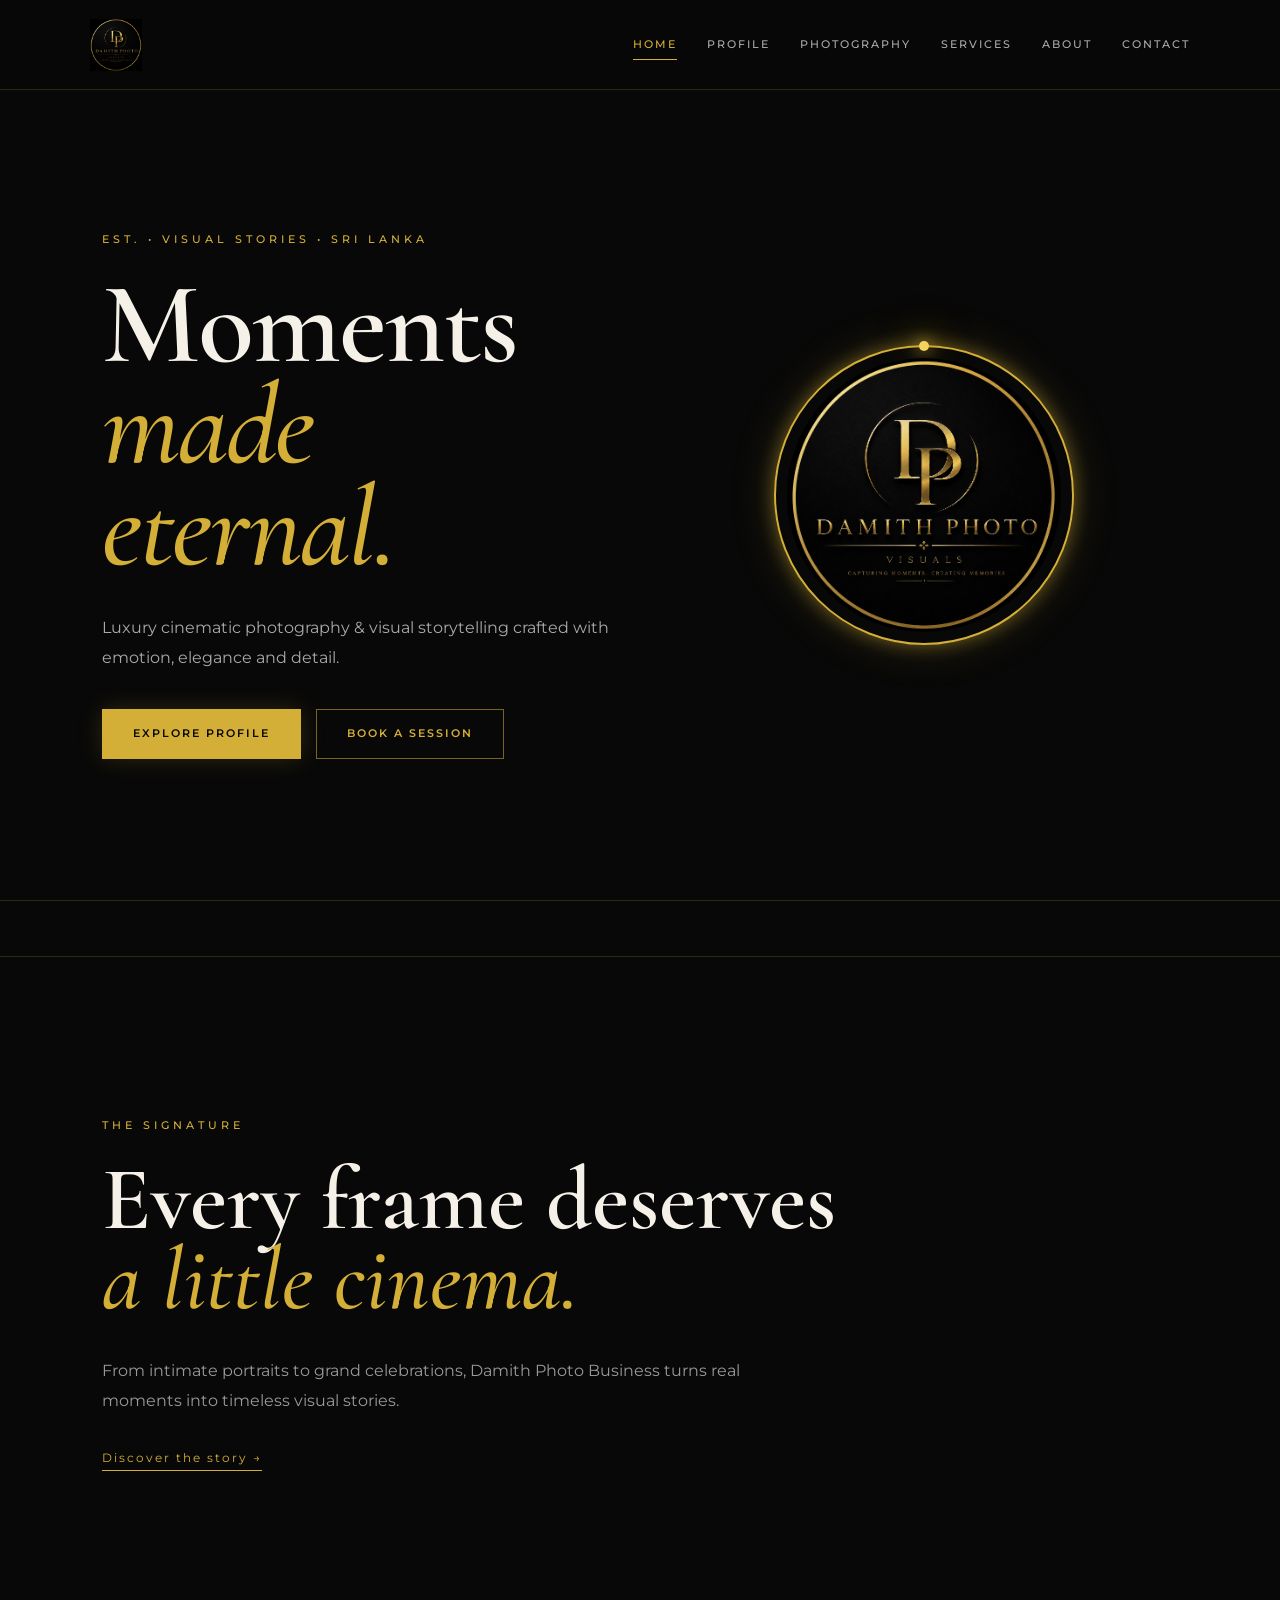
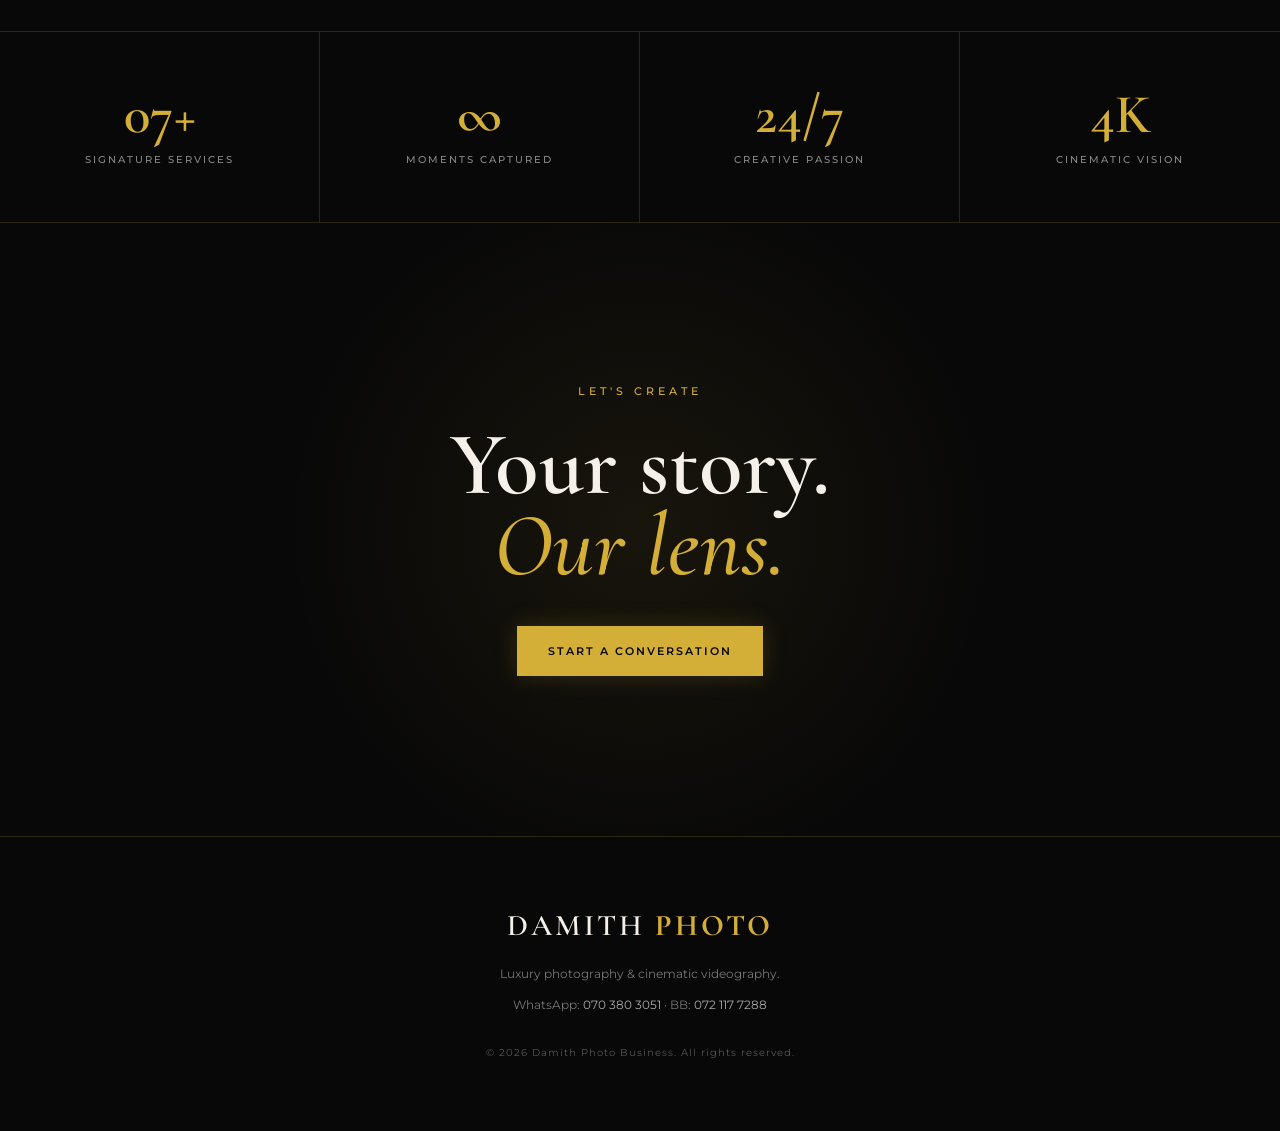
<file: index.html>
<!doctype html>
<html lang="en">

<head>

  <meta charset="utf-8">

  <meta
    name="viewport"
    content="width=device-width, initial-scale=1"
  >

  <title>Damith Photo | Luxury Photography</title>

  <meta
    name="description"
    content="Damith Photo Business — luxury cinematic photography and videography for weddings, events, portraits and more."
  >

  <meta
    name="theme-color"
    content="#080808"
  >

  <!-- Prevent white flash before CSS loads -->
  <style>
    html,
    body {
      margin: 0;
      padding: 0;
      background: #080808;
      color: #f5f0e8;
    }
  </style>


  <!-- =====================================================
       GOOGLE FONTS
  ====================================================== -->

  <link rel="preconnect" href="https://fonts.googleapis.com">

  <link
    rel="preconnect"
    href="https://fonts.gstatic.com"
    crossorigin
  >

  <link
    href="https://fonts.googleapis.com/css2?family=Cormorant+Garamond:wght@500;600;700&family=Montserrat:wght@400;500;600&display=swap"
    rel="stylesheet"
  >


  <!-- =====================================================
       MAIN CSS
  ====================================================== -->

  <link
    rel="stylesheet"
    href="./style.css"
  >

</head>


<body>


  <!-- =====================================================
       HEADER / NAVIGATION
  ====================================================== -->

  <header class="nav">


    <!-- HEADER LOGO -->

    <a
      href="./index.html"
      class="header-logo"
      aria-label="Damith Photo Home"
    >

      <img
        src="./5F45AFE8-B9B1-4BA0-9036-7DCE2C231B13.png"
        alt="Damith Photo Logo"
        width="48"
        height="48"
      >

    </a>


    <!-- MOBILE MENU BUTTON -->

    <button
      class="menu"
      type="button"
      aria-label="Open navigation menu"
      aria-expanded="false"
      aria-controls="main-navigation"
    >

      <span aria-hidden="true">☰</span>

    </button>


    <!-- NAVIGATION -->

    <nav
      id="main-navigation"
      aria-label="Main navigation"
    >

      <a
        class="active"
        href="./index.html"
      >
        Home
      </a>

      <a
        href="./profile.html"
      >
        Profile
      </a>

      <a
        href="./photography.html"
      >
        Photography
      </a>

      <a
        href="./services.html"
      >
        Services
      </a>

      <a
        href="./about.html"
      >
        About
      </a>

      <a
        href="./contact.html"
      >
        Contact
      </a>

    </nav>

  </header>



  <!-- =====================================================
       MAIN CONTENT
  ====================================================== -->

  <main>


    <!-- ===================================================
         HERO
    ==================================================== -->

    <section class="hero">


      <!-- HERO TEXT -->

      <div class="hero-copy reveal">


        <p class="eyebrow">
          EST. • VISUAL STORIES • SRI LANKA
        </p>


        <h1>
          Moments
          <br>
          <em>made eternal.</em>
        </h1>


        <p class="lead">
          Luxury cinematic photography &amp; visual storytelling
          crafted with emotion, elegance and detail.
        </p>


        <!-- HERO BUTTONS -->

        <div class="actions">


          <!-- PROFILE -->

          <a
            class="btn gold"
            href="./profile.html"
          >
            Explore Profile
          </a>


          <!-- CONTACT -->

          <a
            class="btn ghost"
            href="./contact.html"
          >
            Book a Session
          </a>


        </div>

      </div>



      <!-- =================================================
           HERO LOGO
      ================================================== -->

      <div class="hero-card">


        <!-- GOLD ANIMATED RING -->

        <div
          class="logo-orbit"
          aria-hidden="true"
        ></div>


        <!-- MAIN LOGO -->

        <img
          class="main-logo"
          src="./5F45AFE8-B9B1-4BA0-9036-7DCE2C231B13.png"
          alt="Damith Photo"
          width="274"
          height="274"
        >

      </div>

    </section>



    <!-- ===================================================
         MARQUEE
    ==================================================== -->

    <section
      class="marquee"
      aria-label="Photography services"
    >

      <div>

        WEDDINGS ✦
        PORTRAITS ✦
        EVENTS ✦
        MODELS ✦
        CINEMATIC FILMS ✦
        PRE-SHOOTS ✦

      </div>

    </section>



    <!-- ===================================================
         INTRODUCTION
    ==================================================== -->

    <section class="intro reveal">


      <p class="eyebrow">
        THE SIGNATURE
      </p>


      <h2>

        Every frame deserves
        <br>

        <em>
          a little cinema.
        </em>

      </h2>


      <p>

        From intimate portraits to grand celebrations,
        Damith Photo Business turns real moments into
        timeless visual stories.

      </p>


      <a
        class="text-link"
        href="./about.html"
      >
        Discover the story →
      </a>


    </section>



    <!-- ===================================================
         STATS
    ==================================================== -->

    <section
      class="stats"
      aria-label="Damith Photo highlights"
    >


      <div>

        <strong>
          07+
        </strong>

        <span>
          Signature Services
        </span>

      </div>


      <div>

        <strong>
          ∞
        </strong>

        <span>
          Moments Captured
        </span>

      </div>


      <div>

        <strong>
          24/7
        </strong>

        <span>
          Creative Passion
        </span>

      </div>


      <div>

        <strong>
          4K
        </strong>

        <span>
          Cinematic Vision
        </span>

      </div>


    </section>



    <!-- ===================================================
         FINAL CTA
    ==================================================== -->

    <section class="cta reveal">


      <p class="eyebrow">
        LET'S CREATE
      </p>


      <h2>

        Your story.
        <br>

        <em>
          Our lens.
        </em>

      </h2>


      <a
        class="btn gold"
        href="./contact.html"
      >
        Start a Conversation
      </a>


    </section>


  </main>



  <!-- =====================================================
       FOOTER
  ====================================================== -->

  <footer>


    <!-- FOOTER LOGO -->

    <div class="footer-logo">

      DAMITH
      <b>
        PHOTO
      </b>

    </div>


    <p>
      Luxury photography &amp; cinematic videography.
    </p>


    <!-- CONTACT DETAILS -->

    <p>

      WhatsApp:

      <a
        href="https://wa.me/94703803051"
        target="_blank"
        rel="noopener noreferrer"
      >
        070 380 3051
      </a>

      <span>
        ·
      </span>

      BB:

      <a
        href="tel:+94721177288"
      >
        072 117 7288
      </a>

    </p>


    <small>

      © 2026 Damith Photo Business.
      All rights reserved.

    </small>


  </footer>



  <!-- =====================================================
       JAVASCRIPT
  ====================================================== -->

  <script
    src="./script.js"
    defer
  ></script>


</body>

</html>
</file>
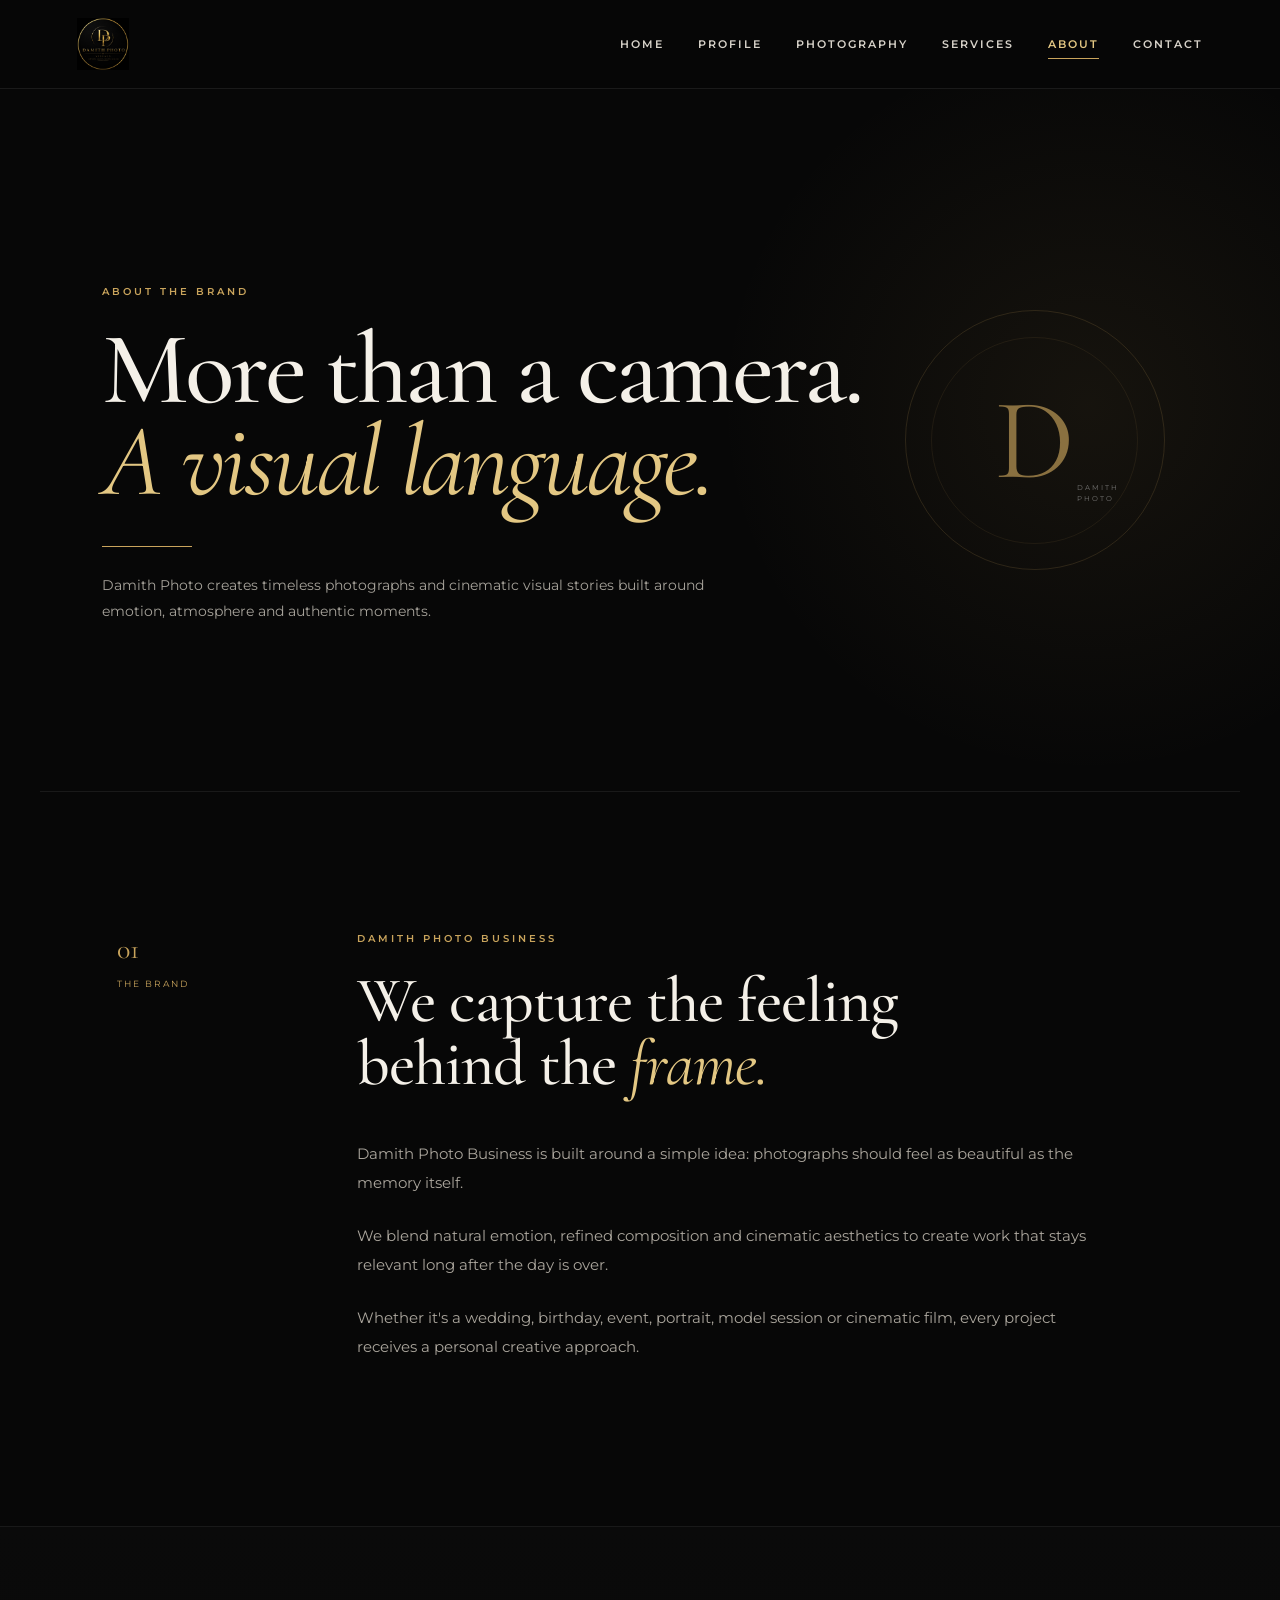
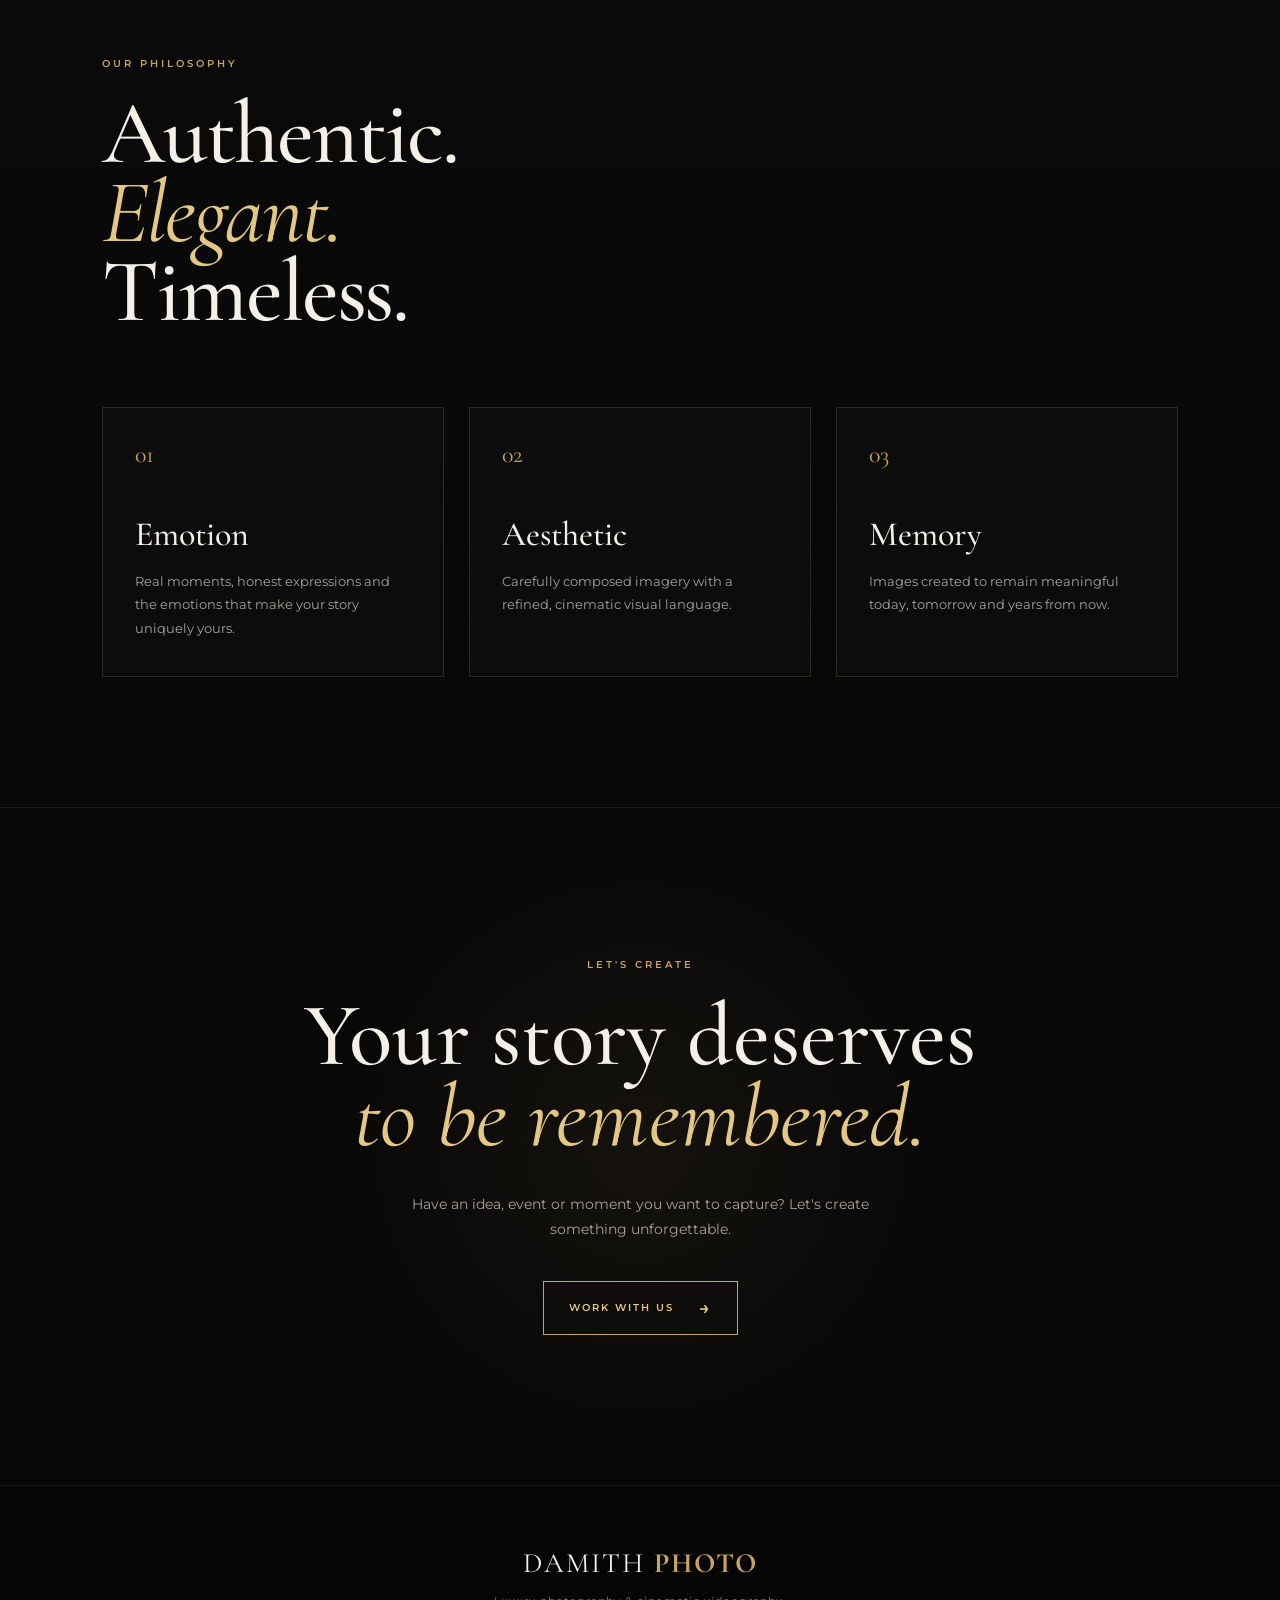
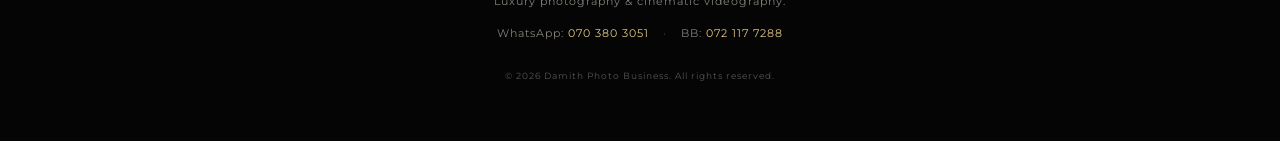
<file: about.html>
<!DOCTYPE html>
<html lang="en">

<head>
  <meta charset="UTF-8">

  <meta
    name="viewport"
    content="width=device-width, initial-scale=1.0"
  >

  <meta
    name="theme-color"
    content="#070707"
  >

  <meta
    name="description"
    content="About Damith Photo — luxury photography and cinematic visual storytelling."
  >

  <title>About | Damith Photo</title>

  <!-- GOOGLE FONTS -->
  <link rel="preconnect" href="https://fonts.googleapis.com">

  <link
    rel="preconnect"
    href="https://fonts.gstatic.com"
    crossorigin
  >

  <link
    href="https://fonts.googleapis.com/css2?family=Cormorant+Garamond:wght@400;500;600;700&family=Montserrat:wght@400;500;600&display=swap"
    rel="stylesheet"
  >

  <!-- ABOUT CSS -->
  <link
    rel="stylesheet"
    href="about.css"
  >
</head>


<body>

  <!-- =====================================================
       HEADER
  ====================================================== -->

  <header class="about-nav">

    <!-- LOGO -->

    <a
      href="index.html"
      class="about-logo"
      aria-label="Damith Photo Home"
    >

      <img
        src="5F45AFE8-B9B1-4BA0-9036-7DCE2C231B13.png"
        alt="Damith Photo"
        width="52"
        height="52"
      >

    </a>


    <!-- MOBILE MENU -->

    <button
      class="about-menu"
      type="button"
      aria-label="Open navigation menu"
      aria-expanded="false"
      aria-controls="about-navigation"
    >

      <span></span>
      <span></span>
      <span></span>

    </button>


    <!-- NAVIGATION -->

    <nav
      id="about-navigation"
      class="about-navigation"
      aria-label="Main navigation"
    >

      <a href="index.html">
        Home
      </a>

      <a href="profile.html">
        Profile
      </a>

      <a href="photography.html">
        Photography
      </a>

      <a href="services.html">
        Services
      </a>

      <a
        href="about.html"
        class="active"
        aria-current="page"
      >
        About
      </a>

      <a href="contact.html">
        Contact
      </a>

    </nav>

  </header>



  <!-- =====================================================
       MAIN
  ====================================================== -->

  <main>


    <!-- HERO -->

    <section class="about-hero">

      <div class="hero-inner">

        <p class="eyebrow">
          ABOUT THE BRAND
        </p>

        <h1>
          More than a camera.
          <br>
          <em>A visual language.</em>
        </h1>

        <div class="hero-line"></div>

        <p class="hero-description">
          Damith Photo creates timeless photographs and
          cinematic visual stories built around emotion,
          atmosphere and authentic moments.
        </p>

      </div>

      <div class="hero-mark" aria-hidden="true">

        <span class="mark-d">
          D
        </span>

        <span class="mark-text">
          DAMITH<br>
          PHOTO
        </span>

      </div>

    </section>



    <!-- BRAND STORY -->

    <section class="about-story">

      <div class="story-label">

        <span>
          01
        </span>

        <p>
          THE BRAND
        </p>

      </div>


      <div class="story-content">

        <p class="eyebrow">
          DAMITH PHOTO BUSINESS
        </p>

        <h2>
          We capture the feeling
          <br>
          behind the <em>frame.</em>
        </h2>

        <p>
          Damith Photo Business is built around a simple idea:
          photographs should feel as beautiful as the memory
          itself.
        </p>

        <p>
          We blend natural emotion, refined composition and
          cinematic aesthetics to create work that stays
          relevant long after the day is over.
        </p>

        <p>
          Whether it's a wedding, birthday, event, portrait,
          model session or cinematic film, every project
          receives a personal creative approach.
        </p>

      </div>

    </section>



    <!-- PHILOSOPHY -->

    <section class="about-philosophy">

      <div class="philosophy-heading">

        <p class="eyebrow">
          OUR PHILOSOPHY
        </p>

        <h2>
          Authentic.
          <br>
          <em>Elegant.</em>
          <br>
          Timeless.
        </h2>

      </div>


      <div class="philosophy-grid">

        <article>

          <span>
            01
          </span>

          <h3>
            Emotion
          </h3>

          <p>
            Real moments, honest expressions and the
            emotions that make your story uniquely yours.
          </p>

        </article>


        <article>

          <span>
            02
          </span>

          <h3>
            Aesthetic
          </h3>

          <p>
            Carefully composed imagery with a refined,
            cinematic visual language.
          </p>

        </article>


        <article>

          <span>
            03
          </span>

          <h3>
            Memory
          </h3>

          <p>
            Images created to remain meaningful today,
            tomorrow and years from now.
          </p>

        </article>

      </div>

    </section>



    <!-- CTA -->

    <section class="about-cta">

      <p class="eyebrow">
        LET'S CREATE
      </p>

      <h2>
        Your story deserves
        <br>
        <em>to be remembered.</em>
      </h2>

      <p>
        Have an idea, event or moment you want to capture?
        Let's create something unforgettable.
      </p>

      <a
        href="contact.html?service=General"
        class="gold-button"
      >
        Work With Us
        <span>→</span>
      </a>

    </section>

  </main>



  <!-- =====================================================
       FOOTER
  ====================================================== -->

  <footer class="about-footer">

    <div class="footer-brand">
      DAMITH <strong>PHOTO</strong>
    </div>

    <p>
      Luxury photography &amp; cinematic videography.
    </p>

    <p class="footer-contact">

      WhatsApp:
      <a
        href="https://wa.me/94703803051"
        target="_blank"
        rel="noopener noreferrer"
      >
        070 380 3051
      </a>

      <span>·</span>

      BB:
      <a href="tel:+94721177288">
        072 117 7288
      </a>

    </p>

    <small>
      © 2026 Damith Photo Business.
      All rights reserved.
    </small>

  </footer>



  <!-- ABOUT JS -->

  <script src="about.js"></script>

</body>
</html>
</file>
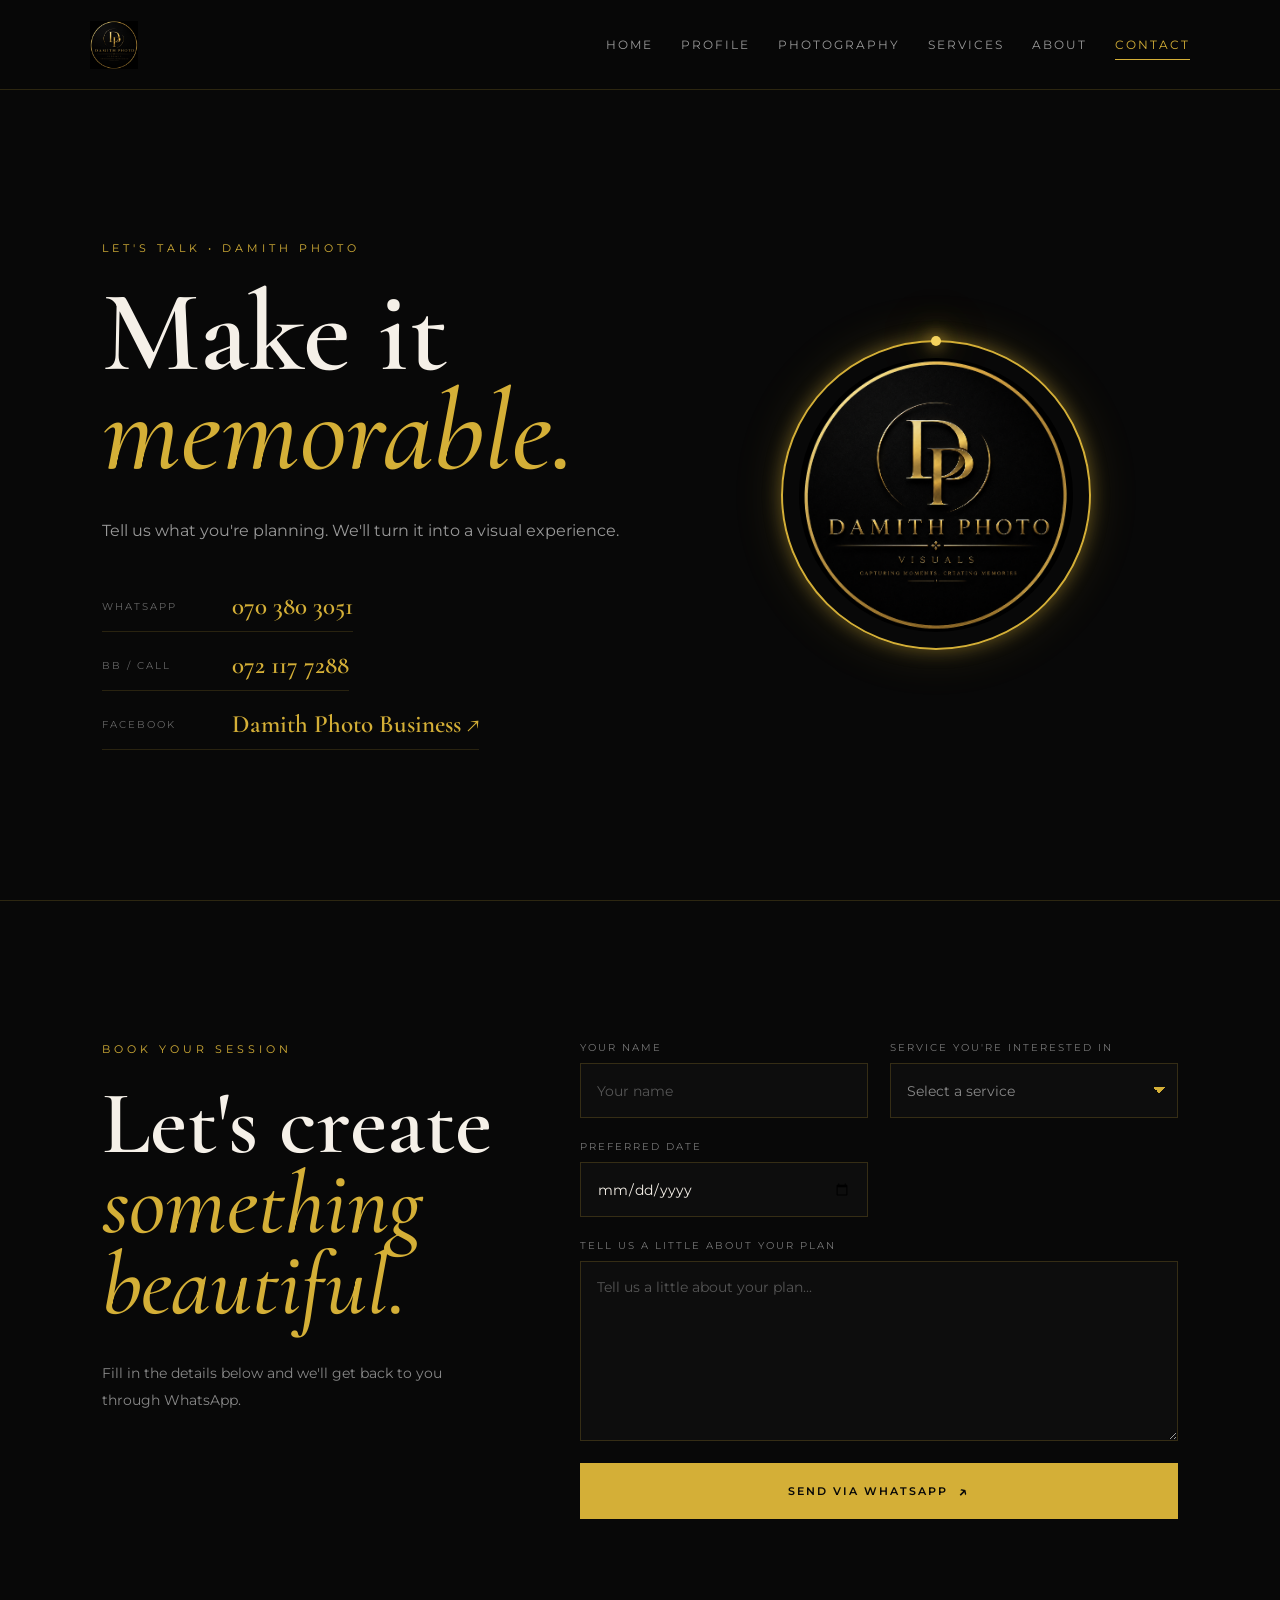
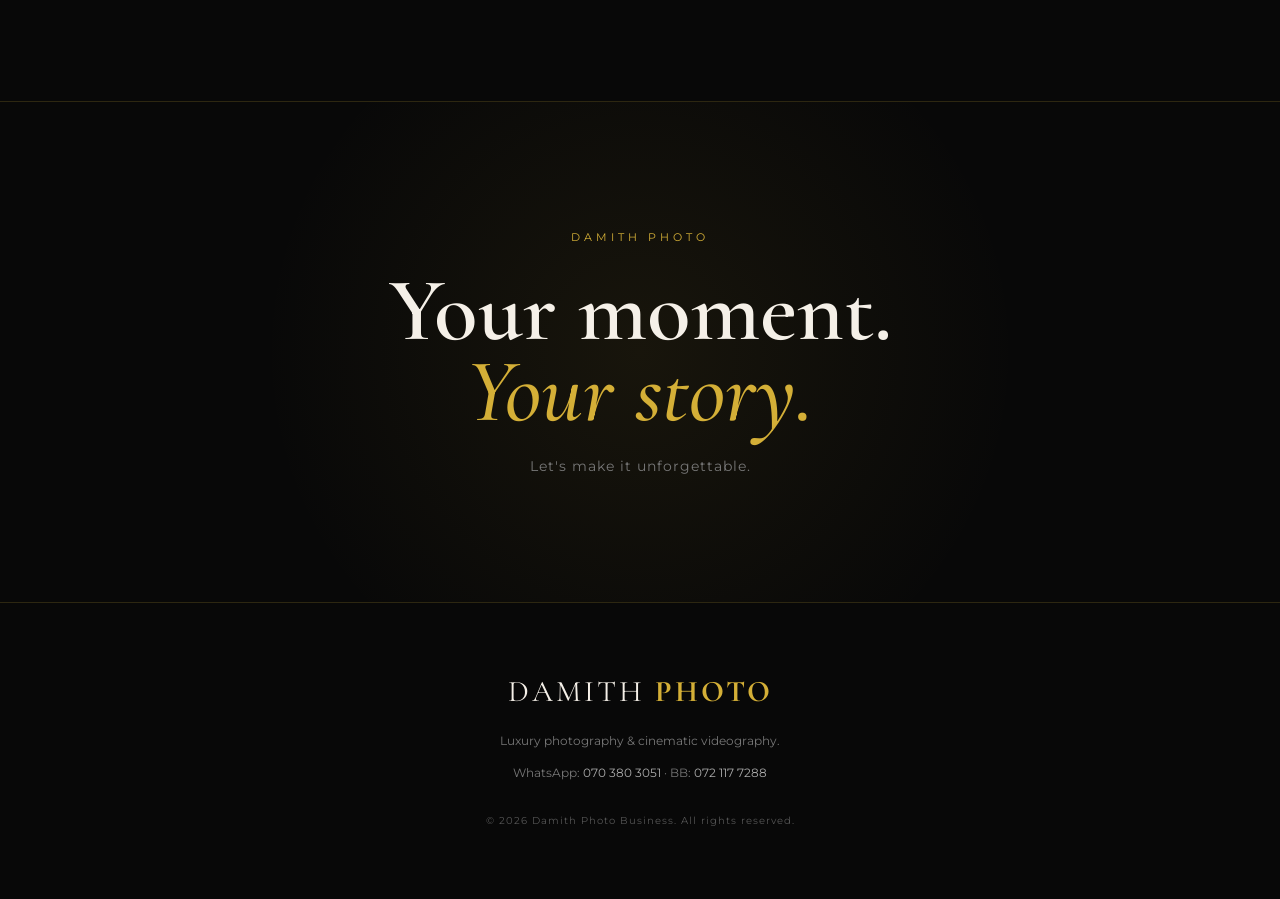
<file: contact.html>
<!doctype html>
<html lang="en">

<head>

  <meta charset="utf-8">

  <meta
    name="viewport"
    content="width=device-width, initial-scale=1"
  >

  <title>Contact | Damith Photo</title>

  <meta
    name="description"
    content="Contact Damith Photo for photography, weddings, portraits, events, pre-shoots and cinematic visual stories."
  >

  <!-- GOOGLE FONTS -->

  <link
    rel="preconnect"
    href="https://fonts.googleapis.com"
  >

  <link
    rel="preconnect"
    href="https://fonts.googleapis.com"
    crossorigin
  >

  <link
    href="https://fonts.googleapis.com/css2?family=Cormorant+Garamond:wght@500;600;700&family=Montserrat:wght@400;500;600&display=swap"
    rel="stylesheet"
  >

  <!-- CONTACT CSS -->

  <link
    rel="stylesheet"
    href="contact.css"
  >

</head>


<body>


  <!-- =====================================================
       HEADER
  ====================================================== -->

  <header class="contact-nav">


    <!-- LOGO -->

    <a
      href="index.html"
      class="contact-logo"
      aria-label="Damith Photo Home"
    >

      <img
        src="5F45AFE8-B9B1-4BA0-9036-7DCE2C231B13.png"
        alt="Damith Photo Logo"
      >

    </a>


    <!-- MOBILE MENU -->

    <button
      class="contact-menu"
      type="button"
      aria-label="Open navigation menu"
      aria-expanded="false"
      aria-controls="contact-navigation"
    >

      <span></span>
      <span></span>
      <span></span>

    </button>


    <!-- NAVIGATION -->

    <nav
      id="contact-navigation"
      class="contact-navigation"
      aria-label="Main navigation"
    >

      <a href="index.html">
        Home
      </a>

      <a href="profile.html">
        Profile
      </a>

      <a href="photography.html">
        Photography
      </a>

      <a href="services.html">
        Services
      </a>

      <a href="about.html">
        About
      </a>

      <a
        href="contact.html"
        class="active"
      >
        Contact
      </a>

    </nav>

  </header>



  <!-- =====================================================
       MAIN
  ====================================================== -->

  <main>


    <!-- ===================================================
         HERO
    ==================================================== -->

    <section class="contact-hero">


      <div class="contact-hero-content">


        <p class="contact-eyebrow">
          LET'S TALK • DAMITH PHOTO
        </p>


        <h1>
          Make it
          <br>
          <em>memorable.</em>
        </h1>


        <p class="contact-lead">

          Tell us what you're planning.
          We'll turn it into a visual experience.

        </p>


        <!-- CONTACT DETAILS -->

        <div class="contact-details">


          <!-- WHATSAPP -->

          <a
            href="https://wa.me/94703803051"
            target="_blank"
            rel="noopener noreferrer"
            class="contact-detail"
          >

            <span class="contact-detail-label">
              WHATSAPP
            </span>

            <span class="contact-detail-value">
              070 380 3051
            </span>

          </a>


          <!-- CALL -->

          <a
            href="tel:+94721177288"
            class="contact-detail"
          >

            <span class="contact-detail-label">
              BB / CALL
            </span>

            <span class="contact-detail-value">
              072 117 7288
            </span>

          </a>


          <!-- FACEBOOK -->

          <a
            href="https://www.facebook.com/"
            target="_blank"
            rel="noopener noreferrer"
            class="contact-detail"
          >

            <span class="contact-detail-label">
              FACEBOOK
            </span>

            <span class="contact-detail-value">
              Damith Photo Business ↗
            </span>

          </a>


        </div>


      </div>



      <!-- HERO MARK -->

      <div class="contact-hero-mark">


        <div
          class="contact-ring"
          aria-hidden="true"
        ></div>


        <img
          src="5F45AFE8-B9B1-4BA0-9036-7DCE2C231B13.png"
          alt="Damith Photo"
        >


      </div>


    </section>



    <!-- ===================================================
         BOOKING SECTION
    ==================================================== -->

    <section class="contact-booking">


      <div class="contact-booking-intro">


        <p class="contact-eyebrow">
          BOOK YOUR SESSION
        </p>


        <h2>
          Let's create
          <br>
          <em>something beautiful.</em>
        </h2>


        <p>
          Fill in the details below and we'll get back
          to you through WhatsApp.
        </p>


      </div>



      <!-- FORM -->

      <form
        id="contact-form"
        class="contact-form"
      >


        <!-- NAME -->

        <div class="contact-field">

          <label for="client-name">
            Your name
          </label>

          <input
            type="text"
            id="client-name"
            name="name"
            placeholder="Your name"
            autocomplete="name"
            required
          >

        </div>



        <!-- SERVICE -->

        <div class="contact-field">

          <label for="service">
            Service you're interested in
          </label>

          <select
            id="service"
            name="service"
            required
          >

            <option
              value=""
              selected
              disabled
            >
              Select a service
            </option>

            <option value="Wedding">
              Wedding
            </option>

            <option value="Portrait">
              Portrait
            </option>

            <option value="Events">
              Events
            </option>

            <option value="Models">
              Models
            </option>

            <option value="Pre-Shoot">
              Pre-Shoot
            </option>

            <option value="Cinematic">
              Cinematic
            </option>

            <option value="Other">
              Other
            </option>

          </select>

        </div>



        <!-- DATE -->

        <div class="contact-field">

          <label for="date">
            Preferred date
          </label>

          <input
            type="date"
            id="date"
            name="date"
          >

        </div>



        <!-- MESSAGE -->

        <div class="contact-field contact-field-message">

          <label for="message">
            Tell us a little about your plan
          </label>

          <textarea
            id="message"
            name="message"
            rows="7"
            placeholder="Tell us a little about your plan..."
          ></textarea>

        </div>



        <!-- SUBMIT -->

        <button
          type="submit"
          class="contact-submit"
        >

          Send via WhatsApp
          <span>↗</span>

        </button>


        <p
          id="form-status"
          class="form-status"
          aria-live="polite"
        ></p>


      </form>


    </section>



    <!-- ===================================================
         PHILOSOPHY
    ==================================================== -->

    <section class="contact-quote">


      <p class="contact-eyebrow">
        DAMITH PHOTO
      </p>


      <h2>
        Your moment.
        <br>
        <em>Your story.</em>
      </h2>


      <p>
        Let's make it unforgettable.
      </p>


    </section>


  </main>



  <!-- =====================================================
       FOOTER
  ====================================================== -->

  <footer class="contact-footer">


    <div class="contact-footer-logo">

      DAMITH <b>PHOTO</b>

    </div>


    <p>
      Luxury photography &amp; cinematic videography.
    </p>


    <p>

      WhatsApp:

      <a
        href="https://wa.me/94703803051"
        target="_blank"
        rel="noopener noreferrer"
      >
        070 380 3051
      </a>

      <span> · </span>

      BB:

      <a href="tel:+94721177288">
        072 117 7288
      </a>

    </p>


    <small>
      © 2026 Damith Photo Business.
      All rights reserved.
    </small>


  </footer>



  <!-- CONTACT JAVASCRIPT -->

  <script src="contact.js"></script>


</body>

</html>
</file>
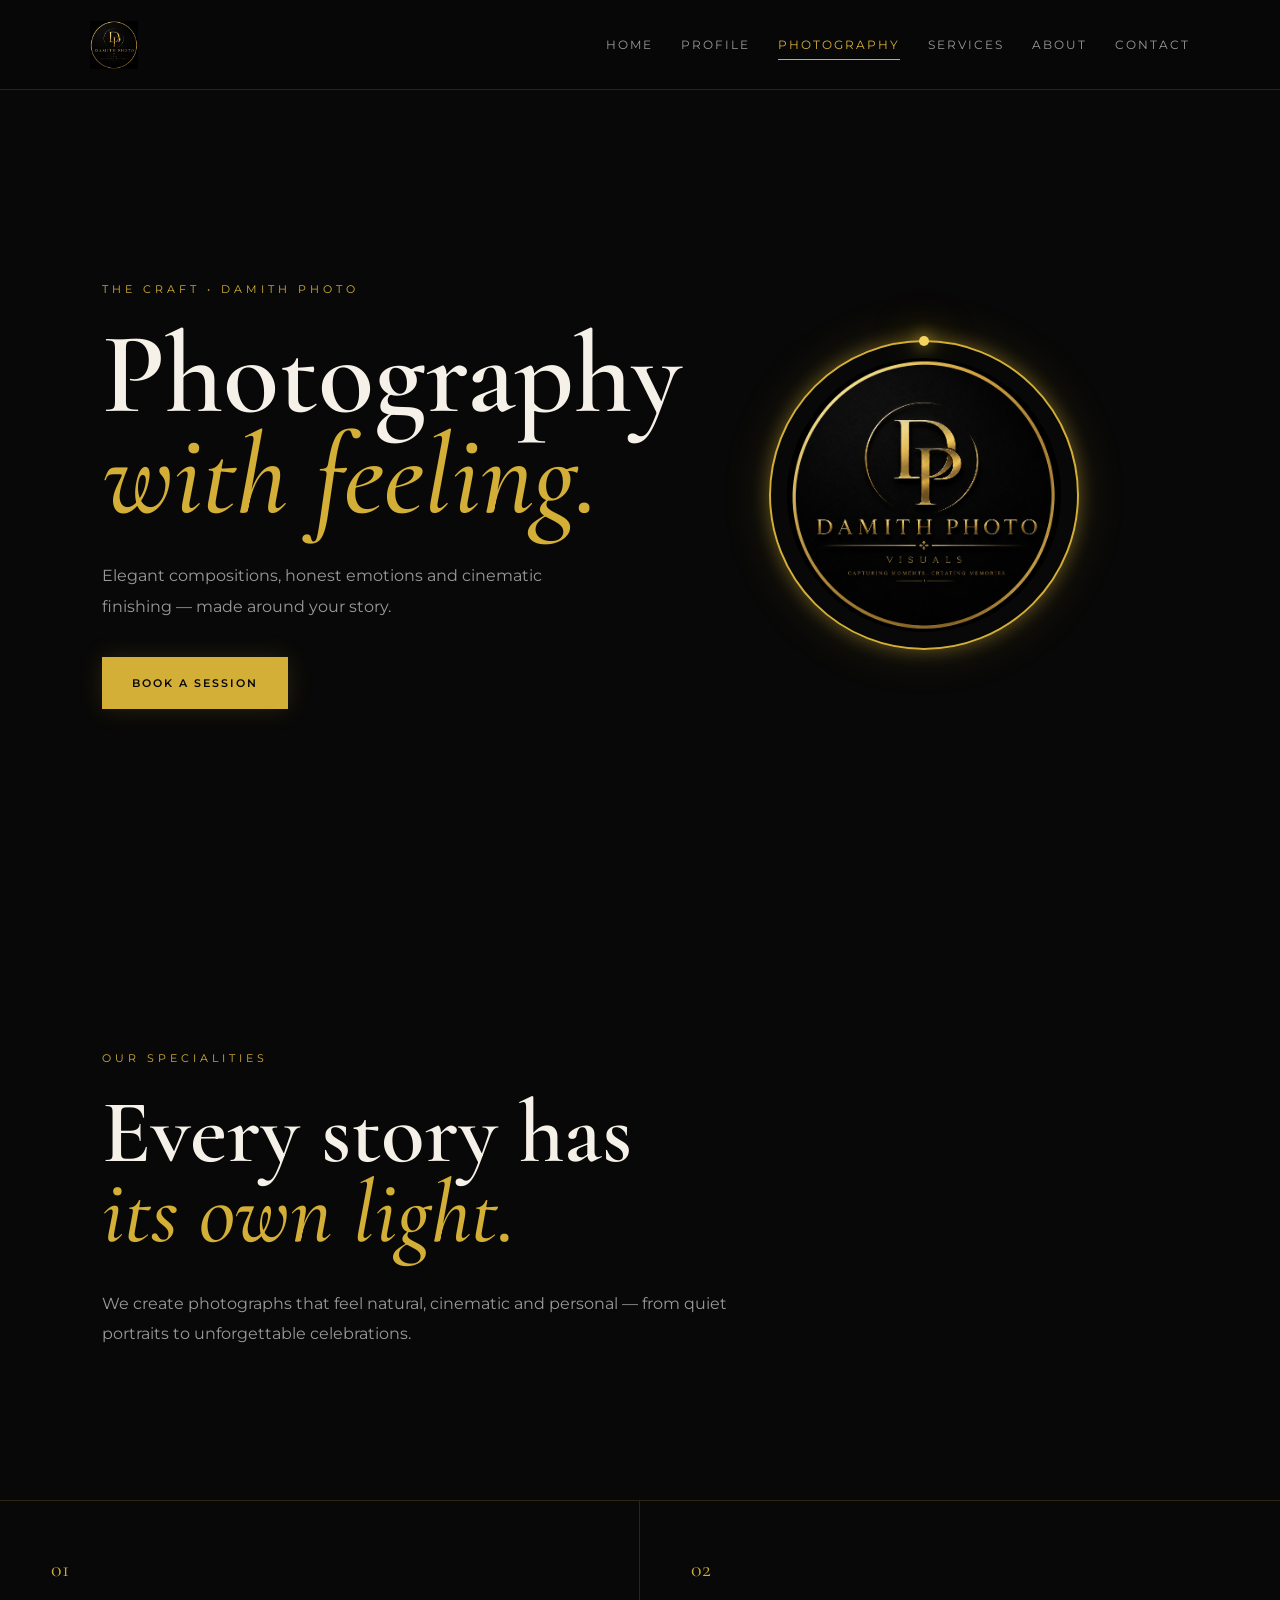
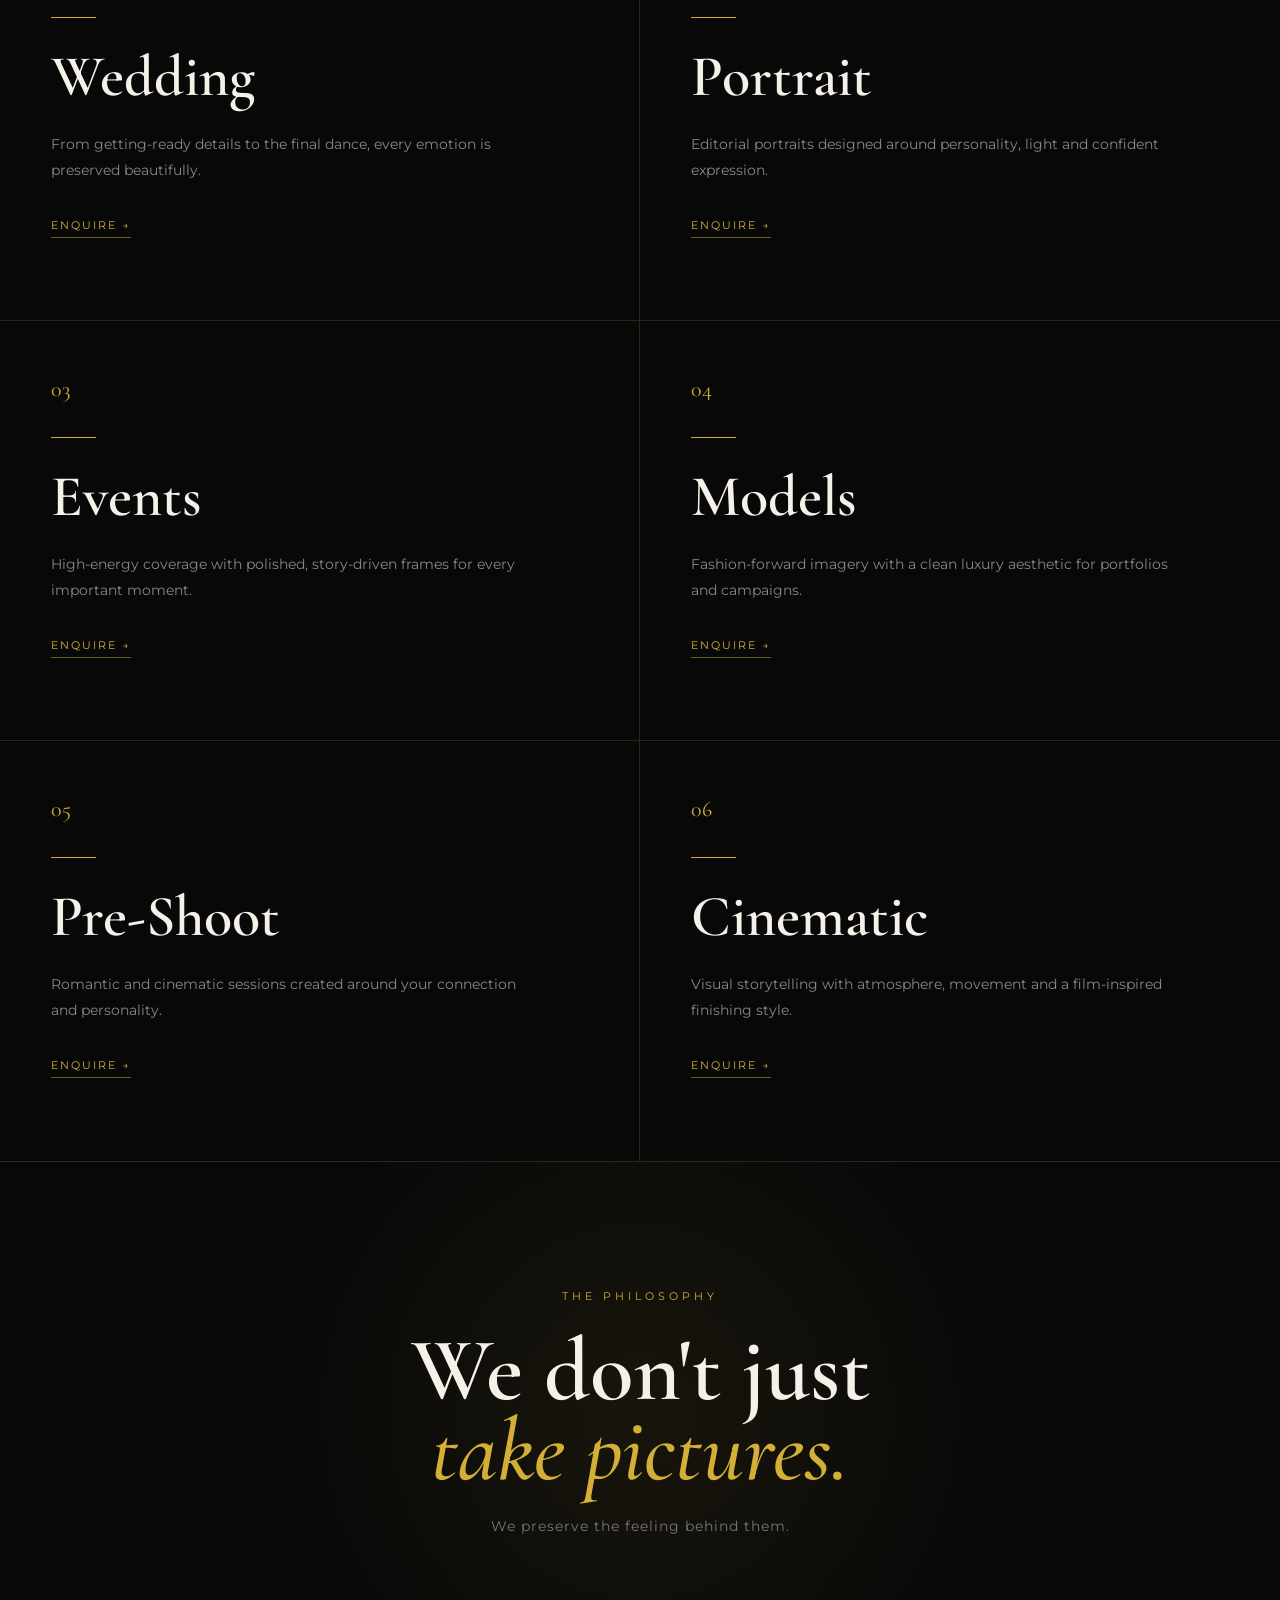
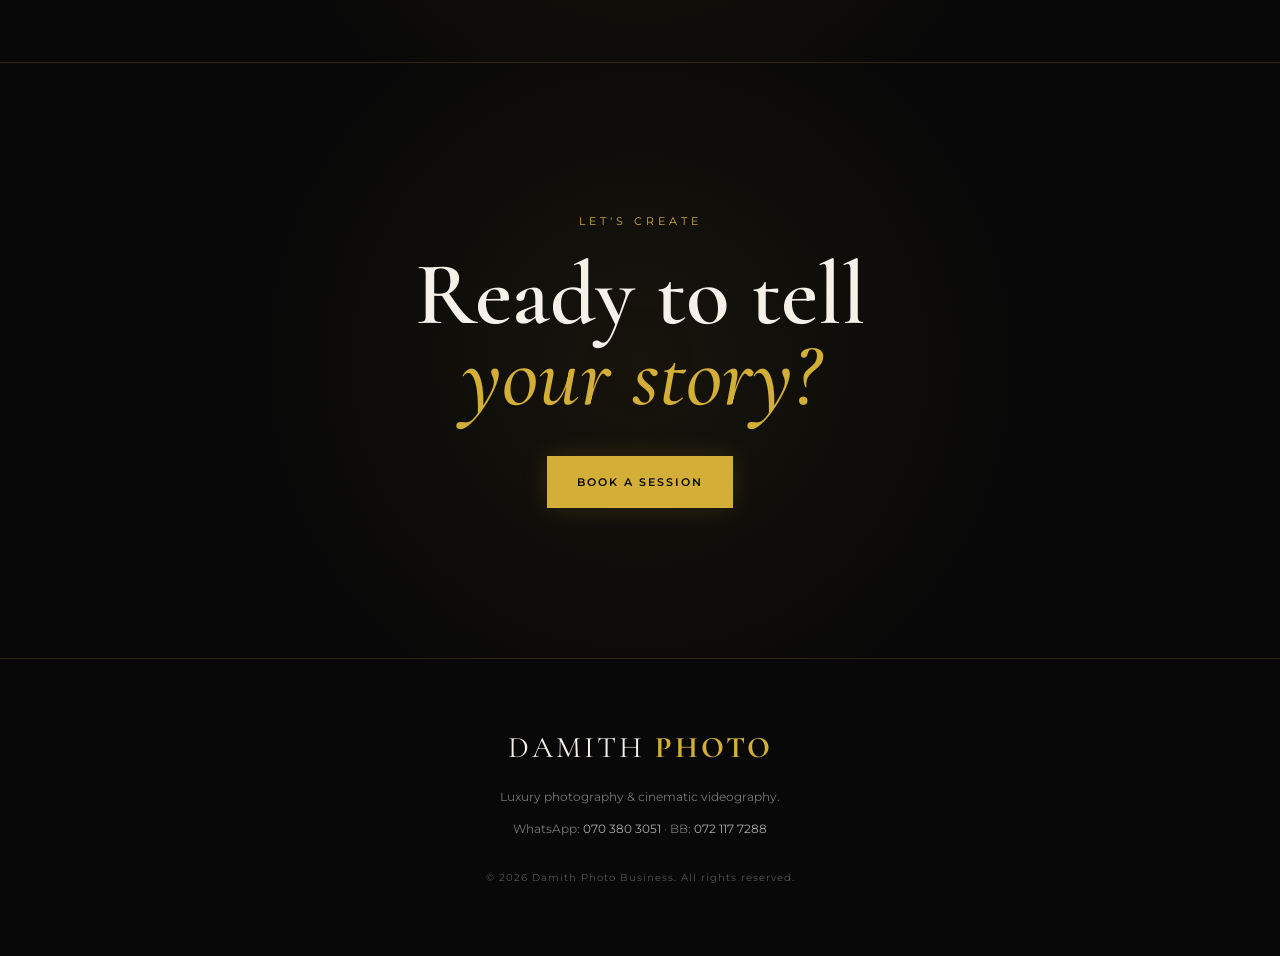
<file: photography.html>
<!doctype html>
<html lang="en">

<head>

  <meta charset="utf-8">

  <meta
    name="viewport"
    content="width=device-width, initial-scale=1"
  >

  <title>Photography | Damith Photo</title>

  <meta
    name="description"
    content="Explore Damith Photo photography — weddings, portraits, events, models, pre-shoots and cinematic visual stories."
  >

  <!-- GOOGLE FONTS -->

  <link
    rel="preconnect"
    href="https://fonts.googleapis.com"
  >

  <link
    rel="preconnect"
    href="https://fonts.googleapis.com"
    crossorigin
  >

  <link
    href="https://fonts.googleapis.com/css2?family=Cormorant+Garamond:wght@500;600;700&family=Montserrat:wght@400;500;600&display=swap"
    rel="stylesheet"
  >

  <!-- PHOTOGRAPHY CSS -->

  <link
    rel="stylesheet"
    href="photography.css"
  >

</head>


<body>


  <!-- =====================================================
       HEADER
  ====================================================== -->

  <header class="photo-nav">


    <!-- LOGO -->

    <a
      href="index.html"
      class="photo-logo"
      aria-label="Damith Photo Home"
    >

      <img
        src="5F45AFE8-B9B1-4BA0-9036-7DCE2C231B13.png"
        alt="Damith Photo Logo"
      >

    </a>


    <!-- MOBILE MENU -->

    <button
      class="photo-menu"
      type="button"
      aria-label="Open navigation menu"
      aria-expanded="false"
      aria-controls="photo-navigation"
    >

      <span></span>
      <span></span>
      <span></span>

    </button>


    <!-- NAVIGATION -->

    <nav
      id="photo-navigation"
      class="photo-navigation"
      aria-label="Main navigation"
    >

      <a href="index.html">
        Home
      </a>

      <a href="profile.html">
        Profile
      </a>

      <a
        href="photography.html"
        class="active"
      >
        Photography
      </a>

      <a href="services.html">
        Services
      </a>

      <a href="about.html">
        About
      </a>

      <a href="contact.html">
        Contact
      </a>

    </nav>

  </header>



  <!-- =====================================================
       MAIN
  ====================================================== -->

  <main>


    <!-- ===================================================
         HERO
    ==================================================== -->

    <section class="photo-hero">


      <!-- HERO TEXT -->

      <div class="photo-hero-content">


        <p class="photo-eyebrow">
          THE CRAFT • DAMITH PHOTO
        </p>


        <h1>
          Photography
          <br>
          <em>with feeling.</em>
        </h1>


        <p class="photo-lead">
          Elegant compositions, honest emotions and
          cinematic finishing — made around your story.
        </p>


        <!-- =================================================
             BOOK ONLY
        ================================================= -->

        <div class="photo-actions">

          <a
            href="contact.html"
            class="photo-btn photo-btn-gold"
          >
            Book a Session
          </a>

        </div>


      </div>



      <!-- =================================================
           HERO LOGO
      ================================================= -->

      <div class="photo-hero-mark">


        <div
          class="photo-ring"
          aria-hidden="true"
        ></div>


        <img
          src="5F45AFE8-B9B1-4BA0-9036-7DCE2C231B13.png"
          alt="Damith Photo"
        >


      </div>


    </section>



    <!-- ===================================================
         INTRO
    ==================================================== -->

    <section class="photo-intro">


      <p class="photo-eyebrow">
        OUR SPECIALITIES
      </p>


      <h2>
        Every story has
        <br>
        <em>its own light.</em>
      </h2>


      <p>
        We create photographs that feel natural,
        cinematic and personal — from quiet portraits
        to unforgettable celebrations.
      </p>


    </section>



    <!-- ===================================================
         PHOTOGRAPHY CATEGORIES
    ==================================================== -->

    <section class="photo-grid">


      <!-- WEDDING -->

      <article class="photo-card reveal">

        <span class="photo-number">
          01
        </span>

        <div class="photo-card-line"></div>

        <h3>
          Wedding
        </h3>

        <p>
          From getting-ready details to the final dance,
          every emotion is preserved beautifully.
        </p>

        <a
          href="contact.html"
          class="photo-card-link"
        >
          Enquire →
        </a>

      </article>



      <!-- PORTRAIT -->

      <article class="photo-card reveal">

        <span class="photo-number">
          02
        </span>

        <div class="photo-card-line"></div>

        <h3>
          Portrait
        </h3>

        <p>
          Editorial portraits designed around personality,
          light and confident expression.
        </p>

        <a
          href="contact.html"
          class="photo-card-link"
        >
          Enquire →
        </a>

      </article>



      <!-- EVENTS -->

      <article class="photo-card reveal">

        <span class="photo-number">
          03
        </span>

        <div class="photo-card-line"></div>

        <h3>
          Events
        </h3>

        <p>
          High-energy coverage with polished,
          story-driven frames for every important moment.
        </p>

        <a
          href="contact.html"
          class="photo-card-link"
        >
          Enquire →
        </a>

      </article>



      <!-- MODELS -->

      <article class="photo-card reveal">

        <span class="photo-number">
          04
        </span>

        <div class="photo-card-line"></div>

        <h3>
          Models
        </h3>

        <p>
          Fashion-forward imagery with a clean luxury
          aesthetic for portfolios and campaigns.
        </p>

        <a
          href="contact.html"
          class="photo-card-link"
        >
          Enquire →
        </a>

      </article>



      <!-- PRE-SHOOT -->

      <article class="photo-card reveal">

        <span class="photo-number">
          05
        </span>

        <div class="photo-card-line"></div>

        <h3>
          Pre-Shoot
        </h3>

        <p>
          Romantic and cinematic sessions created
          around your connection and personality.
        </p>

        <a
          href="contact.html"
          class="photo-card-link"
        >
          Enquire →
        </a>

      </article>



      <!-- CINEMATIC -->

      <article class="photo-card reveal">

        <span class="photo-number">
          06
        </span>

        <div class="photo-card-line"></div>

        <h3>
          Cinematic
        </h3>

        <p>
          Visual storytelling with atmosphere,
          movement and a film-inspired finishing style.
        </p>

        <a
          href="contact.html"
          class="photo-card-link"
        >
          Enquire →
        </a>

      </article>


    </section>



    <!-- ===================================================
         PHILOSOPHY
    ==================================================== -->

    <section class="photo-quote reveal">


      <div>

        <p class="photo-eyebrow">
          THE PHILOSOPHY
        </p>


        <h2>
          We don't just
          <br>
          <em>take pictures.</em>
        </h2>


        <p>
          We preserve the feeling behind them.
        </p>


      </div>


    </section>



    <!-- ===================================================
         FINAL CTA
    ==================================================== -->

    <section class="photo-cta reveal">


      <p class="photo-eyebrow">
        LET'S CREATE
      </p>


      <h2>
        Ready to tell
        <br>
        <em>your story?</em>
      </h2>


      <a
        href="contact.html"
        class="photo-btn photo-btn-gold"
      >
        Book a Session
      </a>


    </section>


  </main>



  <!-- =====================================================
       FOOTER
  ====================================================== -->

  <footer class="photo-footer">


    <div class="photo-footer-logo">
      DAMITH <b>PHOTO</b>
    </div>


    <p>
      Luxury photography &amp; cinematic videography.
    </p>


    <p>

      WhatsApp:

      <a
        href="https://wa.me/94703803051"
        target="_blank"
        rel="noopener noreferrer"
      >
        070 380 3051
      </a>

      <span> · </span>

      BB:

      <a href="tel:+94721177288">
        072 117 7288
      </a>

    </p>


    <small>
      © 2026 Damith Photo Business.
      All rights reserved.
    </small>


  </footer>



  <!-- =====================================================
       PHOTOGRAPHY JAVASCRIPT
  ====================================================== -->

  <script src="photography.js"></script>


</body>

</html>
</file>
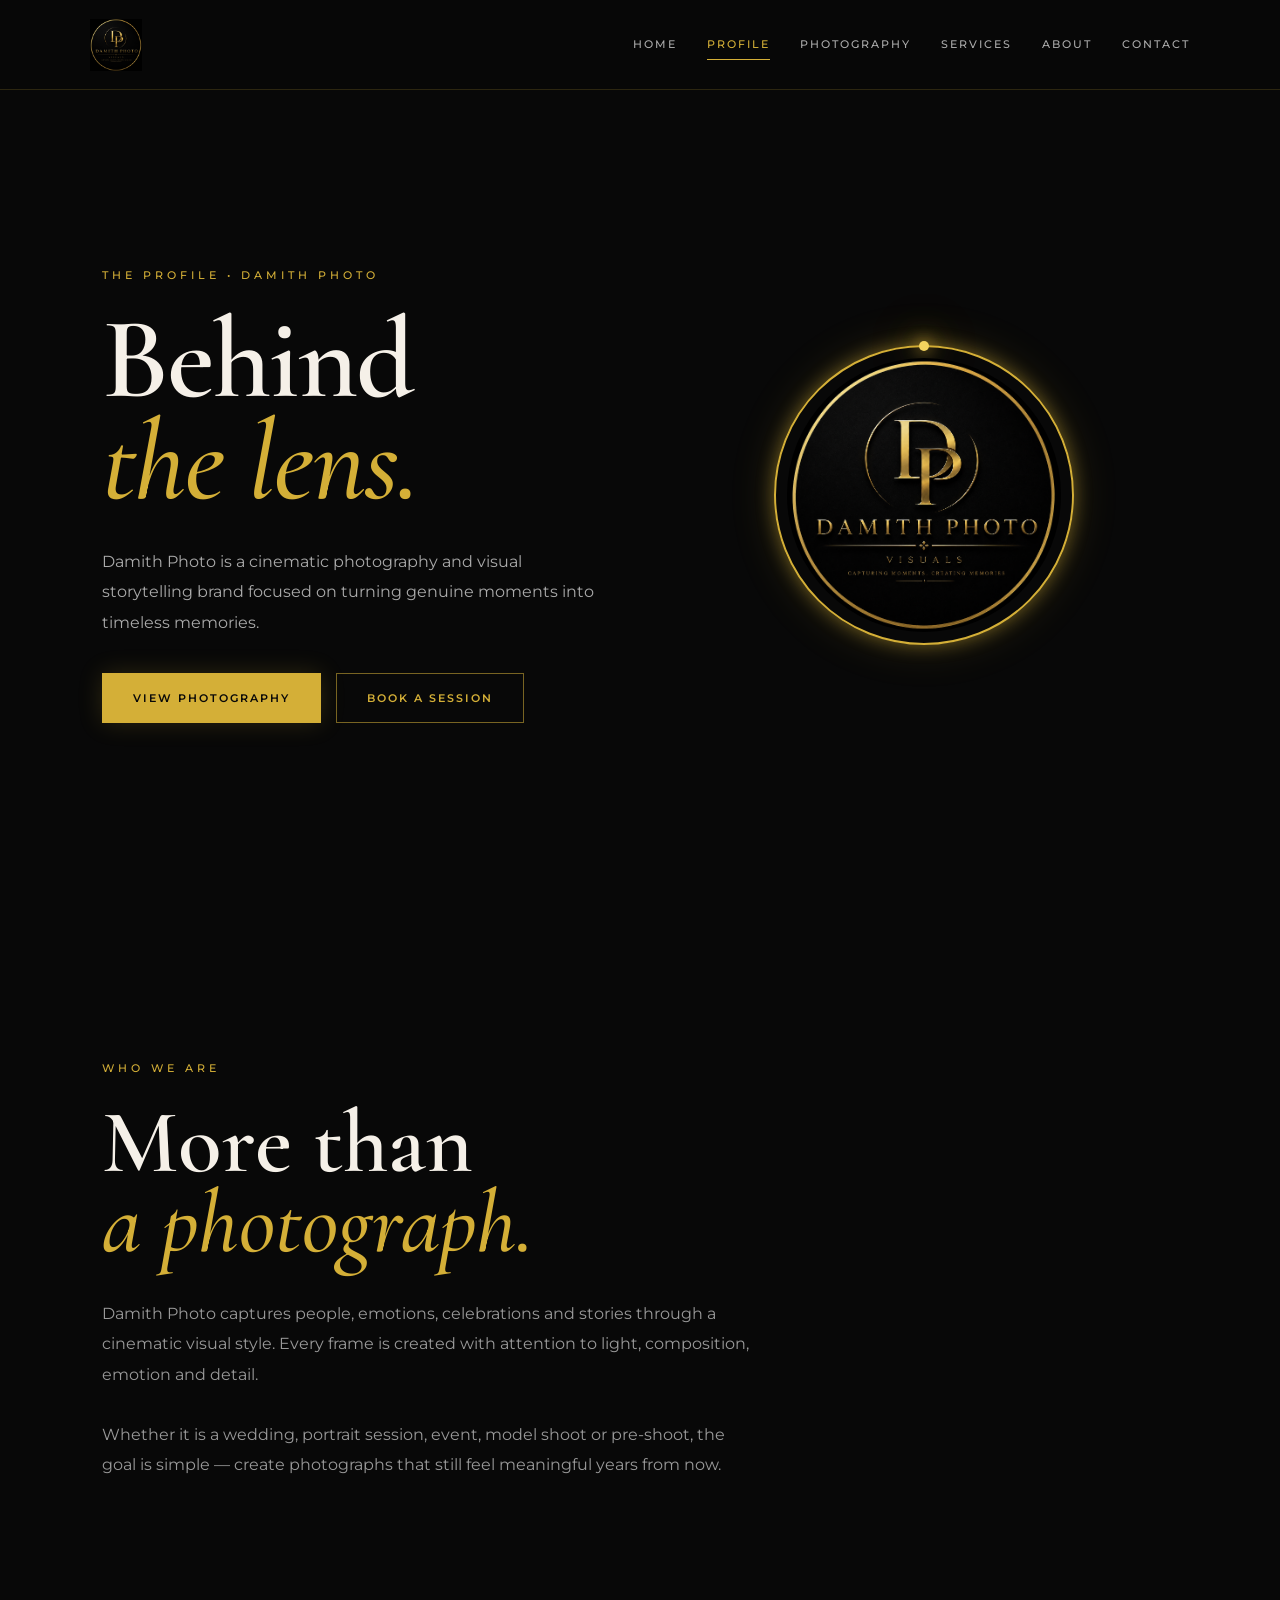
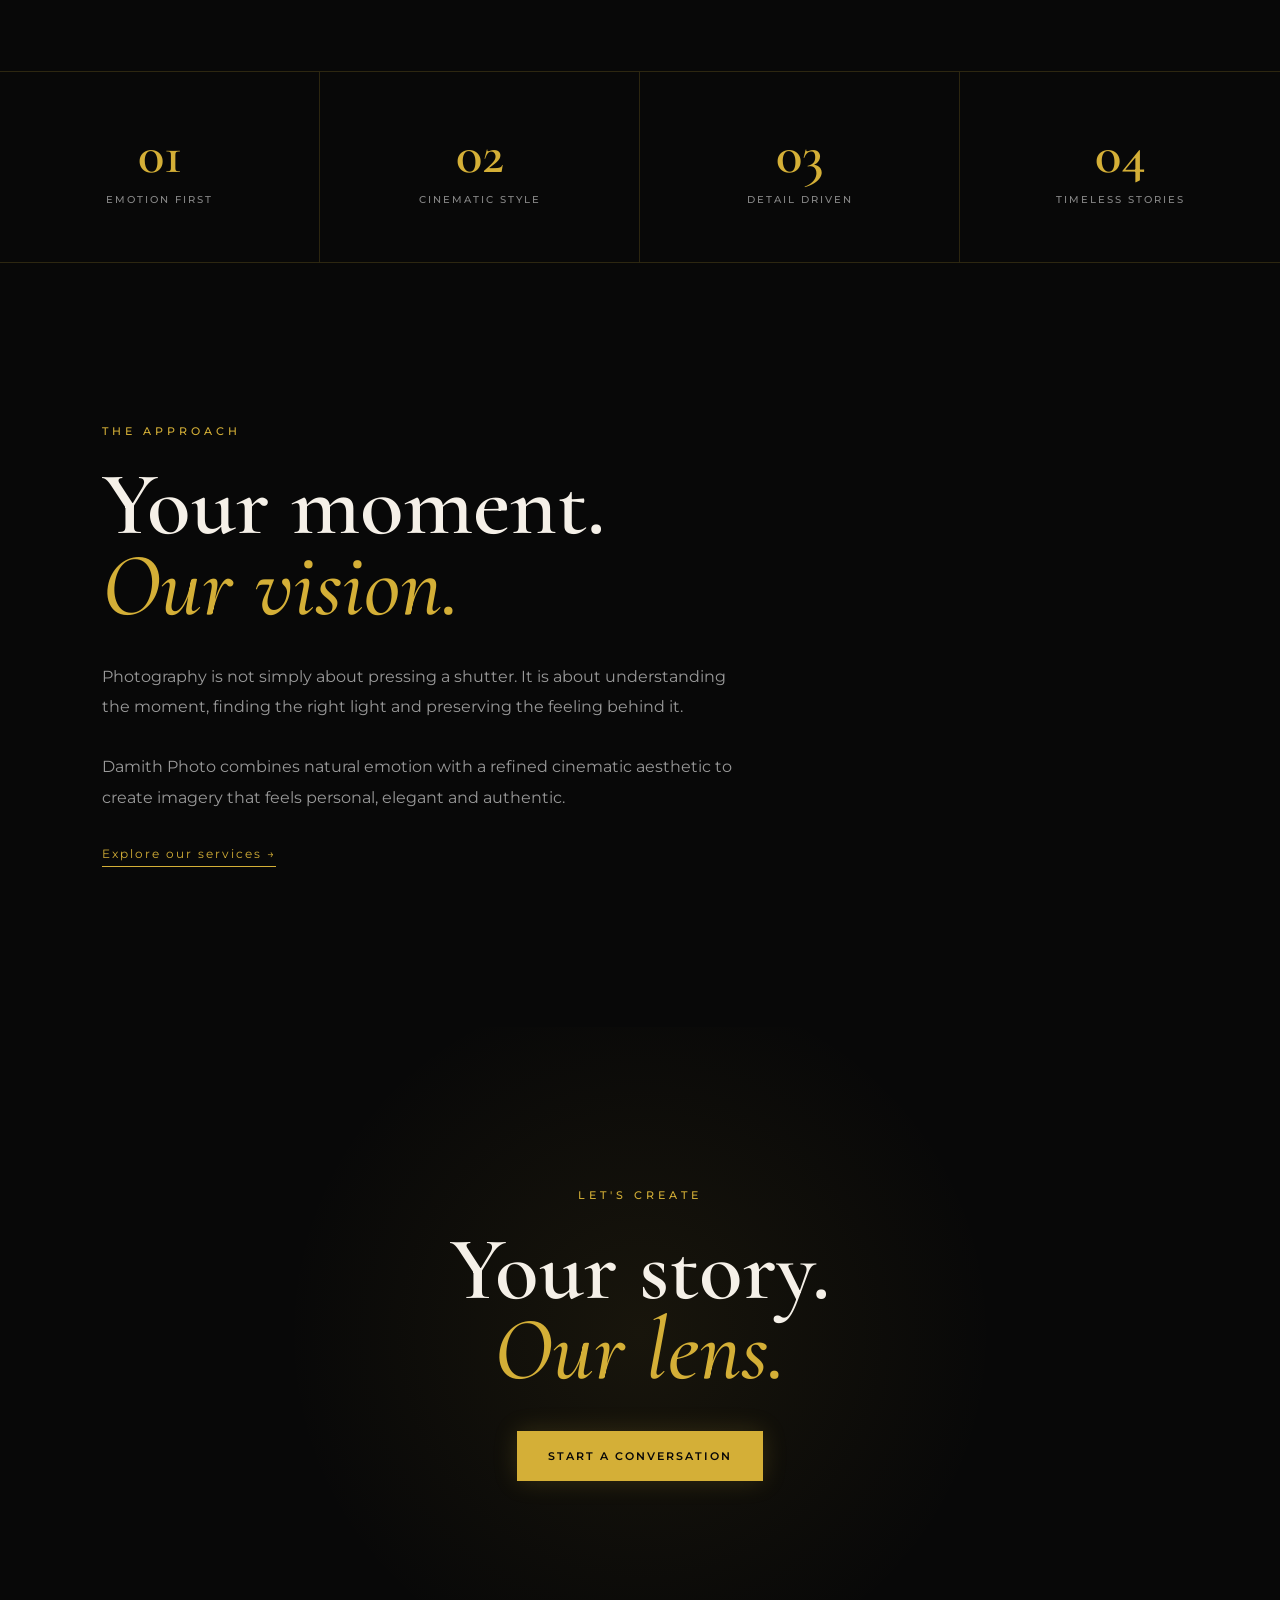
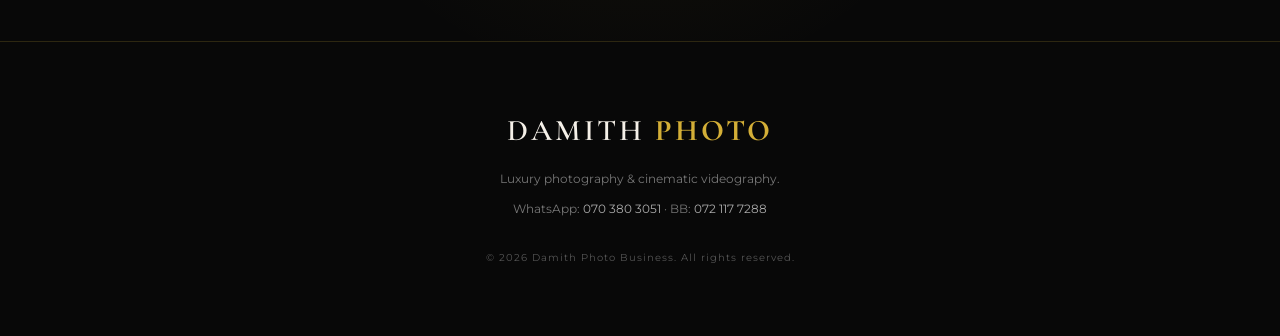
<file: profile.html>
<!doctype html>
<html lang="en">

<head>
  <meta charset="utf-8">

  <meta
    name="viewport"
    content="width=device-width, initial-scale=1"
  >

  <title>Profile | Damith Photo</title>

  <meta
    name="description"
    content="Discover Damith Photo — a cinematic photography and visual storytelling brand from Sri Lanka."
  >

  <link rel="preconnect" href="https://fonts.googleapis.com">

  <link
    rel="preconnect"
    href="https://fonts.gstatic.com"
    crossorigin
  >

  <link
    href="https://fonts.googleapis.com/css2?family=Cormorant+Garamond:wght@500;600;700&family=Montserrat:wght@400;500;600&display=swap"
    rel="stylesheet"
  >

  <link
    rel="stylesheet"
    href="style.css"
  >
</head>


<body>

  <!-- =========================
       HEADER
  ========================== -->

  <header class="nav">

    <a
      href="index.html"
      class="header-logo"
      aria-label="Damith Photo Home"
    >
      <img
        src="5F45AFE8-B9B1-4BA0-9036-7DCE2C231B13.png"
        alt="Damith Photo Logo"
      >
    </a>


    <button
      class="menu"
      type="button"
      aria-label="Open navigation menu"
      aria-expanded="false"
      aria-controls="main-navigation"
    >
      <span>☰</span>
    </button>


    <nav
      id="main-navigation"
      aria-label="Main navigation"
    >

      <a href="index.html">
        Home
      </a>

      <a
        href="profile.html"
        class="active"
      >
        Profile
      </a>

      <a href="photography.html">
        Photography
      </a>

      <a href="services.html">
        Services
      </a>

      <a href="about.html">
        About
      </a>

      <a href="contact.html">
        Contact
      </a>

    </nav>

  </header>



  <!-- =========================
       MAIN
  ========================== -->

  <main>


    <!-- =========================
         PROFILE HERO
    ========================== -->

    <section class="hero profile-hero">

      <div class="hero-copy reveal">

        <p class="eyebrow">
          THE PROFILE • DAMITH PHOTO
        </p>

        <h1>
          Behind
          <br>
          <em>the lens.</em>
        </h1>

        <p class="lead">
          Damith Photo is a cinematic photography and
          visual storytelling brand focused on turning
          genuine moments into timeless memories.
        </p>

        <div class="actions">

          <a
            class="btn gold"
            href="photography.html"
          >
            View Photography
          </a>

          <a
            class="btn ghost"
            href="contact.html"
          >
            Book a Session
          </a>

        </div>

      </div>


      <div class="hero-card">

        <div
          class="logo-orbit"
          aria-hidden="true"
        ></div>

        <img
          class="main-logo"
          src="5F45AFE8-B9B1-4BA0-9036-7DCE2C231B13.png"
          alt="Damith Photo"
        >

      </div>

    </section>



    <!-- =========================
         INTRO
    ========================== -->

    <section class="intro reveal">

      <p class="eyebrow">
        WHO WE ARE
      </p>

      <h2>
        More than
        <br>
        <em>a photograph.</em>
      </h2>

      <p>
        Damith Photo captures people, emotions,
        celebrations and stories through a cinematic
        visual style. Every frame is created with
        attention to light, composition, emotion and
        detail.
      </p>

      <p>
        Whether it is a wedding, portrait session,
        event, model shoot or pre-shoot, the goal is
        simple — create photographs that still feel
        meaningful years from now.
      </p>

    </section>



    <!-- =========================
         VALUES
    ========================== -->

    <section class="stats">

      <div>
        <strong>01</strong>
        <span>
          Emotion First
        </span>
      </div>

      <div>
        <strong>02</strong>
        <span>
          Cinematic Style
        </span>
      </div>

      <div>
        <strong>03</strong>
        <span>
          Detail Driven
        </span>
      </div>

      <div>
        <strong>04</strong>
        <span>
          Timeless Stories
        </span>
      </div>

    </section>



    <!-- =========================
         EXPERIENCE
    ========================== -->

    <section class="intro reveal">

      <p class="eyebrow">
        THE APPROACH
      </p>

      <h2>
        Your moment.
        <br>
        <em>Our vision.</em>
      </h2>

      <p>
        Photography is not simply about pressing a
        shutter. It is about understanding the moment,
        finding the right light and preserving the
        feeling behind it.
      </p>

      <p>
        Damith Photo combines natural emotion with a
        refined cinematic aesthetic to create imagery
        that feels personal, elegant and authentic.
      </p>

      <a
        class="text-link"
        href="services.html"
      >
        Explore our services →
      </a>

    </section>



    <!-- =========================
         CTA
    ========================== -->

    <section class="cta reveal">

      <p class="eyebrow">
        LET'S CREATE
      </p>

      <h2>
        Your story.
        <br>
        <em>Our lens.</em>
      </h2>

      <a
        class="btn gold"
        href="contact.html"
      >
        Start a Conversation
      </a>

    </section>

  </main>



  <!-- =========================
       FOOTER
  ========================== -->

  <footer>

    <div class="footer-logo">
      DAMITH <b>PHOTO</b>
    </div>

    <p>
      Luxury photography &amp; cinematic videography.
    </p>

    <p>

      WhatsApp:

      <a
        href="https://wa.me/94703803051"
        target="_blank"
        rel="noopener noreferrer"
      >
        070 380 3051
      </a>

      <span> · </span>

      BB:

      <a href="tel:+94721177288">
        072 117 7288
      </a>

    </p>

    <small>
      © 2026 Damith Photo Business.
      All rights reserved.
    </small>

  </footer>



  <!-- =========================
       JAVASCRIPT
  ========================== -->

  <script src="script.js"></script>

</body>

</html>
</file>
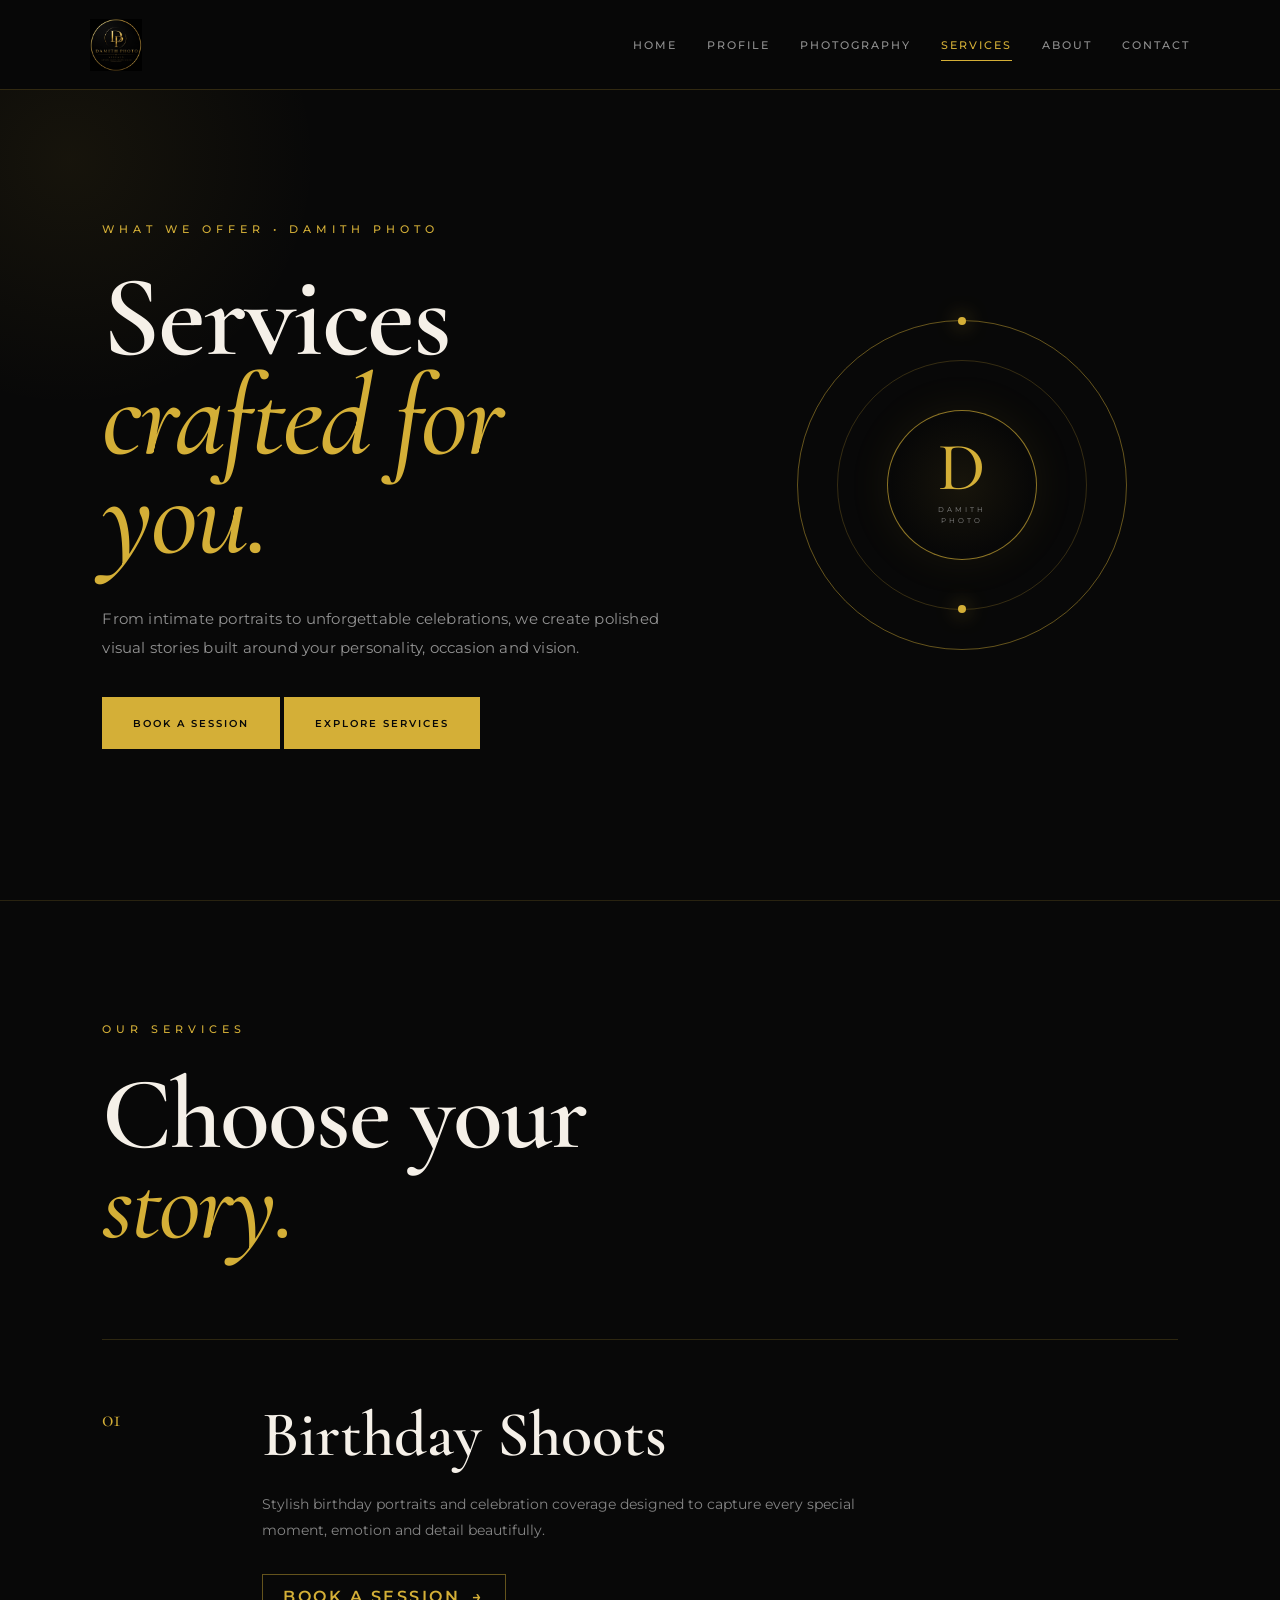
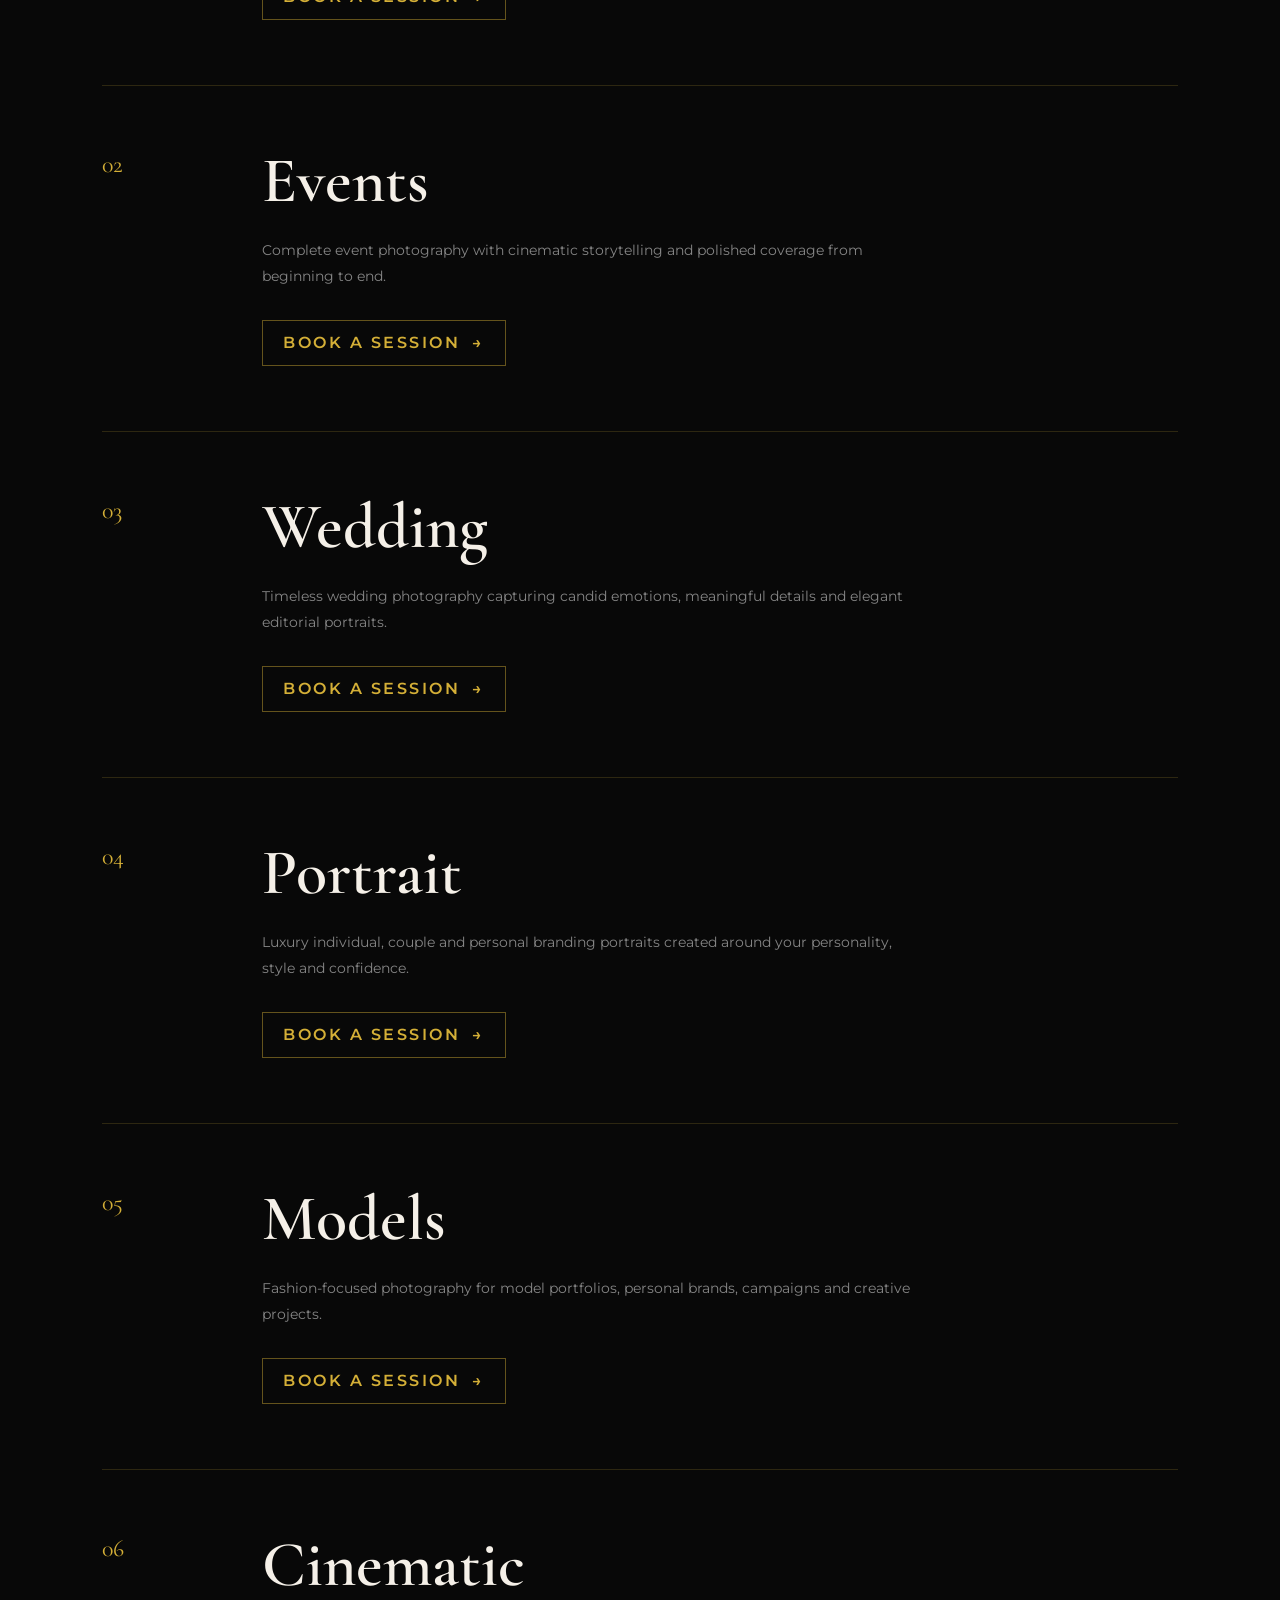
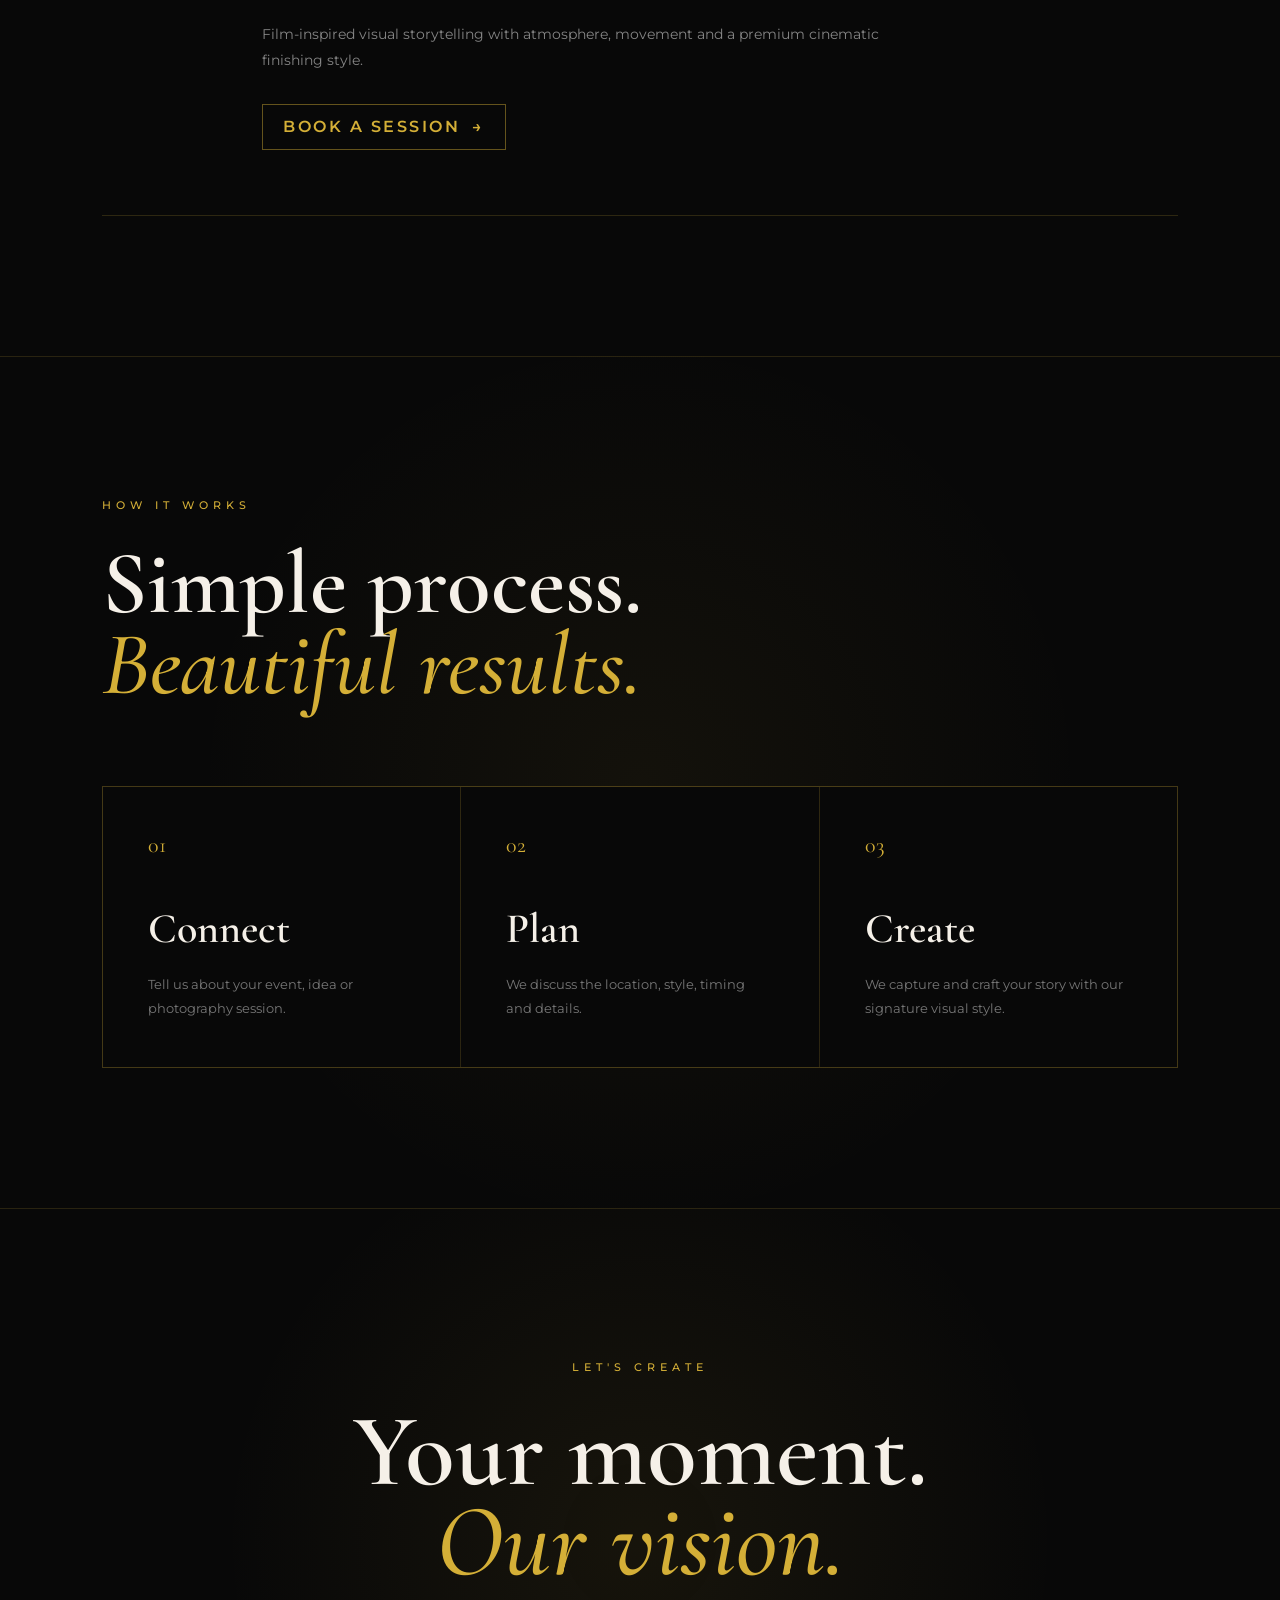
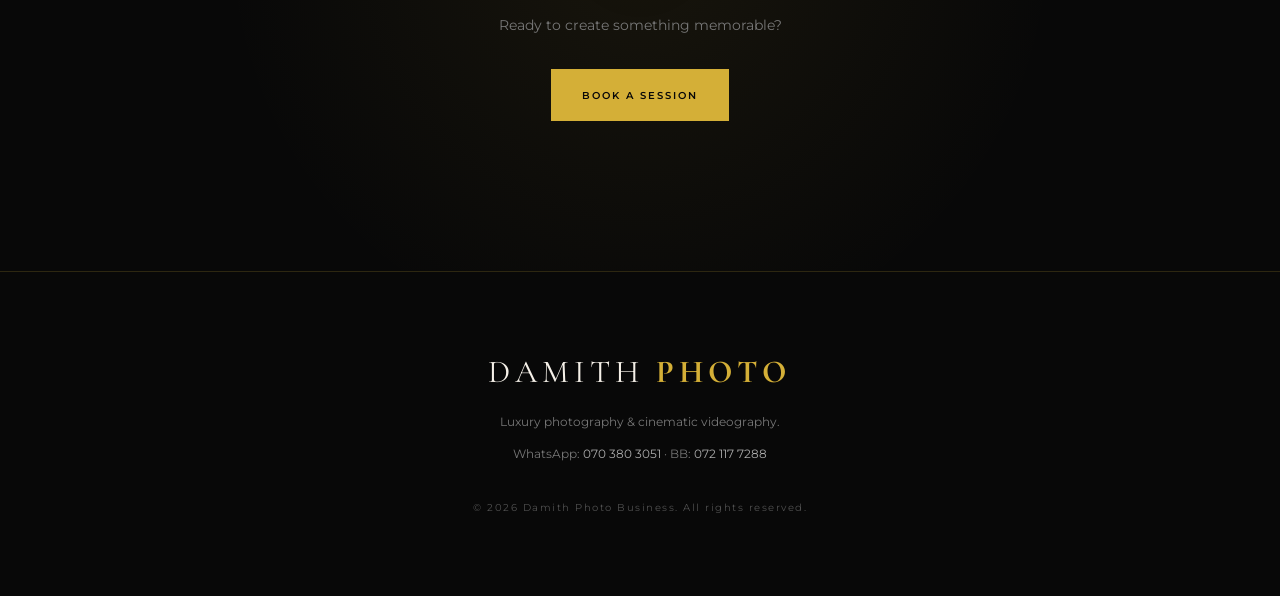
<file: services.html>
<!doctype html>
<html lang="en">

<head>

  <meta charset="utf-8">

  <meta
    name="viewport"
    content="width=device-width, initial-scale=1"
  >

  <meta
    name="theme-color"
    content="#080808"
  >

  <meta
    name="description"
    content="Photography and cinematic visual services by Damith Photo — birthday shoots, events, weddings, portraits, models and cinematic stories."
  >

  <title>Services | Damith Photo</title>


  <!-- =====================================================
       GOOGLE FONTS
  ====================================================== -->

  <link rel="preconnect" href="https://fonts.googleapis.com">

  <link
    rel="preconnect"
    href="https://fonts.gstatic.com"
    crossorigin
  >

  <link
    href="https://fonts.googleapis.com/css2?family=Cormorant+Garamond:wght@500;600;700&family=Montserrat:wght@400;500;600&display=swap"
    rel="stylesheet"
  >


  <!-- =====================================================
       SERVICES CSS
  ====================================================== -->

  <link
    rel="stylesheet"
    href="services.css"
  >

</head>


<body>


  <!-- =====================================================
       HEADER / NAVIGATION
  ====================================================== -->

  <header class="service-nav">


    <!-- LOGO -->

    <a
      href="index.html"
      class="service-logo"
      aria-label="Damith Photo Home"
    >

      <img
        src="5F45AFE8-B9B1-4BA0-9036-7DCE2C231B13.png"
        alt="Damith Photo"
        width="52"
        height="52"
      >

    </a>



    <!-- MOBILE MENU -->

    <button
      class="service-menu"
      type="button"
      aria-label="Open navigation menu"
      aria-expanded="false"
      aria-controls="service-navigation"
    >

      <span></span>

      <span></span>

      <span></span>

    </button>



    <!-- NAVIGATION -->

    <nav
      id="service-navigation"
      class="service-navigation"
      aria-label="Main navigation"
    >

      <a href="index.html">
        Home
      </a>


      <a href="profile.html">
        Profile
      </a>


      <a href="photography.html">
        Photography
      </a>


      <a
        href="services.html"
        class="active"
        aria-current="page"
      >
        Services
      </a>


      <a href="about.html">
        About
      </a>


      <a href="contact.html">
        Contact
      </a>

    </nav>

  </header>



  <!-- =====================================================
       MAIN
  ====================================================== -->

  <main>


    <!-- ===================================================
         HERO
    ==================================================== -->

    <section class="service-hero">


      <!-- HERO CONTENT -->

      <div class="service-hero-content">


        <p class="service-eyebrow">
          WHAT WE OFFER • DAMITH PHOTO
        </p>


        <h1>
          Services
          <br>
          <em>crafted for you.</em>
        </h1>


        <p class="service-lead">

          From intimate portraits to unforgettable
          celebrations, we create polished visual stories
          built around your personality, occasion and
          vision.

        </p>



        <!-- HERO BUTTONS -->

        <div class="service-hero-actions">


          <!-- BOOK A SESSION -->

          <a
            href="contact.html?service=General"
            class="service-btn"
            aria-label="Book a photography session"
          >
            Book a Session
          </a>


          <!-- EXPLORE SERVICES -->

          <a
            href="#choose-story"
            class="service-btn service-btn-outline"
            aria-label="Explore our services"
          >
            Explore Services
          </a>


        </div>

      </div>



      <!-- =================================================
           HERO DECORATIVE MARK
      ================================================== -->

      <div
        class="service-hero-mark"
        aria-hidden="true"
      >


        <div
          class="service-circle circle-one"
        ></div>


        <div
          class="service-circle circle-two"
        ></div>


        <div class="service-mark-text">


          <span>
            D
          </span>


          <small>
            DAMITH<br>
            PHOTO
          </small>


        </div>


      </div>

    </section>



    <!-- =====================================================
         SERVICES
    ====================================================== -->

    <section
      class="services-section"
      id="choose-story"
    >


      <!-- SECTION HEADING -->

      <div class="services-heading">


        <p class="service-eyebrow">
          OUR SERVICES
        </p>


        <h2>
          Choose your
          <br>
          <em>story.</em>
        </h2>


      </div>



      <!-- =================================================
           SIX SERVICES
           VERTICAL / ONE BELOW ANOTHER
      ================================================== -->

      <div class="services-list">



        <!-- =================================================
             01 — BIRTHDAY SHOOTS
        ================================================== -->

        <article
          class="service-item reveal"
          data-service="Birthday Shoots"
        >


          <div
            class="service-number"
            aria-hidden="true"
          >
            01
          </div>


          <div class="service-item-content">


            <h3>
              Birthday Shoots
            </h3>


            <p>

              Stylish birthday portraits and celebration
              coverage designed to capture every special
              moment, emotion and detail beautifully.

            </p>


            <a
              href="contact.html?service=Birthday%20Shoots"
              class="service-link"
              aria-label="Book a Birthday Shoots session"
            >

              <span class="service-link-text">
                Book a Session
              </span>

              <span
                class="service-link-arrow"
                aria-hidden="true"
              >
                →
              </span>

            </a>


          </div>

        </article>



        <!-- =================================================
             02 — EVENTS
        ================================================== -->

        <article
          class="service-item reveal"
          data-service="Events"
        >


          <div
            class="service-number"
            aria-hidden="true"
          >
            02
          </div>


          <div class="service-item-content">


            <h3>
              Events
            </h3>


            <p>

              Complete event photography with cinematic
              storytelling and polished coverage from
              beginning to end.

            </p>


            <a
              href="contact.html?service=Events"
              class="service-link"
              aria-label="Book an Events photography session"
            >

              <span class="service-link-text">
                Book a Session
              </span>

              <span
                class="service-link-arrow"
                aria-hidden="true"
              >
                →
              </span>

            </a>


          </div>

        </article>



        <!-- =================================================
             03 — WEDDING
        ================================================== -->

        <article
          class="service-item reveal"
          data-service="Wedding"
        >


          <div
            class="service-number"
            aria-hidden="true"
          >
            03
          </div>


          <div class="service-item-content">


            <h3>
              Wedding
            </h3>


            <p>

              Timeless wedding photography capturing
              candid emotions, meaningful details and
              elegant editorial portraits.

            </p>


            <a
              href="contact.html?service=Wedding"
              class="service-link"
              aria-label="Book a Wedding photography session"
            >

              <span class="service-link-text">
                Book a Session
              </span>

              <span
                class="service-link-arrow"
                aria-hidden="true"
              >
                →
              </span>

            </a>


          </div>

        </article>



        <!-- =================================================
             04 — PORTRAIT
        ================================================== -->

        <article
          class="service-item reveal"
          data-service="Portrait"
        >


          <div
            class="service-number"
            aria-hidden="true"
          >
            04
          </div>


          <div class="service-item-content">


            <h3>
              Portrait
            </h3>


            <p>

              Luxury individual, couple and personal
              branding portraits created around your
              personality, style and confidence.

            </p>


            <a
              href="contact.html?service=Portrait"
              class="service-link"
              aria-label="Book a Portrait photography session"
            >

              <span class="service-link-text">
                Book a Session
              </span>

              <span
                class="service-link-arrow"
                aria-hidden="true"
              >
                →
              </span>

            </a>


          </div>

        </article>



        <!-- =================================================
             05 — MODELS
        ================================================== -->

        <article
          class="service-item reveal"
          data-service="Models"
        >


          <div
            class="service-number"
            aria-hidden="true"
          >
            05
          </div>


          <div class="service-item-content">


            <h3>
              Models
            </h3>


            <p>

              Fashion-focused photography for model
              portfolios, personal brands, campaigns
              and creative projects.

            </p>


            <a
              href="contact.html?service=Models"
              class="service-link"
              aria-label="Book a Models photography session"
            >

              <span class="service-link-text">
                Book a Session
              </span>

              <span
                class="service-link-arrow"
                aria-hidden="true"
              >
                →
              </span>

            </a>


          </div>

        </article>



        <!-- =================================================
             06 — CINEMATIC
        ================================================== -->

        <article
          class="service-item reveal"
          data-service="Cinematic"
        >


          <div
            class="service-number"
            aria-hidden="true"
          >
            06
          </div>


          <div class="service-item-content">


            <h3>
              Cinematic
            </h3>


            <p>

              Film-inspired visual storytelling with
              atmosphere, movement and a premium
              cinematic finishing style.

            </p>


            <a
              href="contact.html?service=Cinematic"
              class="service-link"
              aria-label="Book a Cinematic photography session"
            >

              <span class="service-link-text">
                Book a Session
              </span>

              <span
                class="service-link-arrow"
                aria-hidden="true"
              >
                →
              </span>

            </a>


          </div>

        </article>


      </div>

    </section>



    <!-- =====================================================
         PROCESS
    ====================================================== -->

    <section class="service-process reveal">


      <p class="service-eyebrow">
        HOW IT WORKS
      </p>


      <h2>
        Simple process.
        <br>
        <em>Beautiful results.</em>
      </h2>



      <div class="process-grid">


        <!-- STEP 01 -->

        <div class="process-card">


          <span>
            01
          </span>


          <h3>
            Connect
          </h3>


          <p>

            Tell us about your event, idea or
            photography session.

          </p>


        </div>



        <!-- STEP 02 -->

        <div class="process-card">


          <span>
            02
          </span>


          <h3>
            Plan
          </h3>


          <p>

            We discuss the location, style,
            timing and details.

          </p>


        </div>



        <!-- STEP 03 -->

        <div class="process-card">


          <span>
            03
          </span>


          <h3>
            Create
          </h3>


          <p>

            We capture and craft your story
            with our signature visual style.

          </p>


        </div>


      </div>

    </section>



    <!-- =====================================================
         FINAL CTA
    ====================================================== -->

    <section class="service-cta reveal">


      <p class="service-eyebrow">
        LET'S CREATE
      </p>


      <h2>
        Your moment.
        <br>
        <em>Our vision.</em>
      </h2>


      <p>
        Ready to create something memorable?
      </p>


      <a
        href="contact.html?service=General"
        class="service-btn"
        aria-label="Book a photography session"
      >
        Book a Session
      </a>


    </section>


  </main>



  <!-- =====================================================
       FOOTER
  ====================================================== -->

  <footer class="service-footer">


    <div class="service-footer-logo">
      DAMITH <b>PHOTO</b>
    </div>


    <p>
      Luxury photography &amp; cinematic videography.
    </p>


    <p>

      WhatsApp:

      <a
        href="https://wa.me/94703803051"
        target="_blank"
        rel="noopener noreferrer"
        aria-label="Contact Damith Photo on WhatsApp"
      >
        070 380 3051
      </a>


      <span>
        ·
      </span>


      BB:

      <a
        href="tel:+94721177288"
        aria-label="Call Damith Photo"
      >
        072 117 7288
      </a>

    </p>


    <small>
      © 2026 Damith Photo Business.
      All rights reserved.
    </small>


  </footer>



  <!-- =====================================================
       SERVICES JAVASCRIPT
  ====================================================== -->

  <script
    src="services.js"
    defer
  ></script>


</body>

</html>
</file>
<file: style.css>
/* =========================================================
   DAMITH PHOTO BUSINESS
   LUXURY CINEMATIC PHOTOGRAPHY WEBSITE
   MAIN STYLESHEET
========================================================= */


/* =========================================================
   01. RESET
========================================================= */

*,
*::before,
*::after{
  margin:0;
  padding:0;
  box-sizing:border-box;
}


html{
  scroll-behavior:smooth;
  background:#080808;
}


body{
  min-height:100vh;

  background:#080808;

  color:#f5f0e8;

  font-family:'Montserrat',sans-serif;

  overflow-x:hidden;

  -webkit-font-smoothing:antialiased;
  -moz-osx-font-smoothing:grayscale;
}


body::selection{
  background:#d4af37;
  color:#080808;
}


img{
  display:block;
  max-width:100%;
}


button,
input,
textarea,
select{
  font:inherit;
}


button{
  -webkit-tap-highlight-color:transparent;
}


a{
  color:inherit;
  text-decoration:none;
  -webkit-tap-highlight-color:transparent;
}


/* =========================================================
   02. GLOBAL TYPOGRAPHY
========================================================= */

h1,
h2,
h3,
h4,
h5,
h6{
  font-family:'Cormorant Garamond',serif;

  font-weight:600;

  color:#f5f0e8;
}


h1,
h2,
h3,
h4,
h5,
h6,
p{
  margin:0;
}


em{
  font-style:italic;
}


.gold-text{
  color:#d4af37;
}


/* =========================================================
   03. HEADER
========================================================= */

.nav{
  position:sticky;

  top:0;
  left:0;

  width:100%;

  height:90px;

  display:flex;

  align-items:center;

  justify-content:space-between;

  padding:0 7%;

  background:rgba(8,8,8,.96);

  border-bottom:1px solid rgba(212,175,55,.18);

  backdrop-filter:blur(14px);
  -webkit-backdrop-filter:blur(14px);

  z-index:1000;
}


/* =========================================================
   04. HEADER LOGO
========================================================= */

.header-logo{
  width:52px;
  height:52px;

  display:flex;

  align-items:center;
  justify-content:center;

  flex:0 0 52px;

  overflow:hidden;

  position:relative;

  z-index:1002;

  cursor:pointer;
}


.header-logo img{
  width:52px !important;
  height:52px !important;

  max-width:none !important;

  object-fit:contain;

  display:block;

  margin:0;
  padding:0;

  border:0;

  border-radius:0;

  box-shadow:none;
}


/* =========================================================
   05. DESKTOP NAVIGATION
========================================================= */

.nav nav{
  display:flex;

  align-items:center;

  justify-content:flex-end;

  gap:30px;

  margin-left:auto;
}


.nav nav a{
  position:relative;

  display:inline-block;

  padding:10px 0;

  color:#aaa;

  font-family:'Montserrat',sans-serif;

  font-size:11px;

  font-weight:500;

  letter-spacing:2px;

  line-height:1;

  text-transform:uppercase;

  white-space:nowrap;

  transition:
    color .3s ease;
}


.nav nav a::after{
  content:"";

  position:absolute;

  left:0;
  bottom:0;

  width:0;
  height:1px;

  background:#d4af37;

  transition:
    width .3s ease;
}


.nav nav a:hover{
  color:#d4af37;
}


.nav nav a:hover::after,
.nav nav a.active::after{
  width:100%;
}


.nav nav a.active{
  color:#d4af37;
}


/* =========================================================
   06. MOBILE MENU BUTTON
========================================================= */

.menu{
  display:none;

  width:44px;
  height:44px;

  align-items:center;
  justify-content:center;

  padding:0;

  border:1px solid rgba(212,175,55,.25);

  border-radius:50%;

  background:rgba(255,255,255,.03);

  color:#d4af37;

  font-size:24px;

  line-height:1;

  cursor:pointer;

  position:relative;

  z-index:1002;

  transition:
    background .3s ease,
    border-color .3s ease,
    transform .3s ease;
}


.menu:hover{
  background:rgba(212,175,55,.08);

  border-color:rgba(212,175,55,.6);
}


.menu:active{
  transform:scale(.94);
}


.menu span{
  display:block;

  line-height:1;
}


/* =========================================================
   07. HERO
========================================================= */

.hero{
  width:100%;

  min-height:calc(100vh - 90px);

  display:grid;

  grid-template-columns:
    minmax(0,1fr)
    minmax(0,1fr);

  align-items:center;

  gap:60px;

  padding:70px 8%;
}


.hero-copy{
  position:relative;

  z-index:5;

  min-width:0;
}


.eyebrow{
  margin-bottom:25px;

  color:#d4af37;

  font-size:11px;

  font-weight:500;

  letter-spacing:4px;

  line-height:1.6;

  text-transform:uppercase;
}


.hero h1{
  margin-bottom:35px;

  font-family:'Cormorant Garamond',serif;

  font-size:clamp(70px,9vw,140px);

  font-weight:600;

  line-height:.88;

  letter-spacing:-2px;
}


.hero h1 em{
  color:#d4af37;

  font-weight:500;

  font-style:italic;
}


.lead{
  max-width:580px;

  margin-bottom:35px;

  color:#aaa;

  font-size:16px;

  line-height:1.9;
}


/* =========================================================
   08. HERO BUTTONS
========================================================= */

.actions{
  display:flex;

  align-items:center;

  gap:15px;

  flex-wrap:wrap;
}


.btn{
  display:inline-flex;

  align-items:center;

  justify-content:center;

  min-height:50px;

  padding:16px 30px;

  border:1px solid transparent;

  font-family:'Montserrat',sans-serif;

  font-size:11px;

  font-weight:600;

  letter-spacing:2px;

  line-height:1;

  text-transform:uppercase;

  cursor:pointer;

  transition:
    transform .35s ease,
    background .35s ease,
    color .35s ease,
    border-color .35s ease,
    box-shadow .35s ease;
}


.btn.gold{
  background:#d4af37;

  color:#080808;

  box-shadow:
    0 0 25px rgba(212,175,55,.18);
}


.btn.gold:hover{
  transform:translateY(-4px);

  background:#e0bd4b;

  box-shadow:
    0 12px 35px rgba(212,175,55,.30);
}


.btn.ghost{
  background:transparent;

  border-color:rgba(212,175,55,.55);

  color:#d4af37;
}


.btn.ghost:hover{
  transform:translateY(-4px);

  background:#d4af37;

  border-color:#d4af37;

  color:#080808;
}


.btn:focus-visible,
.text-link:focus-visible,
.nav a:focus-visible{
  outline:2px solid #d4af37;

  outline-offset:5px;
}


/* =========================================================
   09. HERO LOGO AREA
========================================================= */

.hero-card{
  position:relative;

  width:100%;

  height:600px;

  display:flex;

  align-items:center;

  justify-content:center;

  min-width:0;
}


/* =========================================================
   10. GOLD ORBIT
========================================================= */

.logo-orbit{
  position:absolute;

  width:300px;
  height:300px;

  border:2px solid #d4af37;

  border-radius:50%;

  box-shadow:
    0 0 18px rgba(212,175,55,.45),
    0 0 45px rgba(212,175,55,.18);

  animation:
    logoSpin 10s linear infinite;

  z-index:1;

  pointer-events:none;
}


.logo-orbit::before{
  content:"";

  position:absolute;

  top:-6px;
  left:50%;

  width:10px;
  height:10px;

  border-radius:50%;

  background:#f4d35e;

  transform:translateX(-50%);

  box-shadow:
    0 0 15px #d4af37,
    0 0 30px #d4af37,
    0 0 50px rgba(212,175,55,.7);
}


@keyframes logoSpin{

  from{
    transform:rotate(0deg);
  }

  to{
    transform:rotate(360deg);
  }

}


/* =========================================================
   11. MAIN HERO LOGO
========================================================= */

.hero-card .main-logo{
  position:relative;

  z-index:2;

  width:274px !important;
  height:274px !important;

  max-width:none !important;

  object-fit:cover;

  display:block;

  margin:0;
  padding:0;

  border:0;

  border-radius:50%;

  box-shadow:none;

  background:transparent;
}


/* =========================================================
   12. MARQUEE
========================================================= */

.marquee{
  width:100%;

  overflow:hidden;

  white-space:nowrap;

  padding:20px 0;

  border-top:1px solid rgba(212,175,55,.18);

  border-bottom:1px solid rgba(212,175,55,.18);

  background:#080808;

  color:#d4af37;

  font-size:12px;

  letter-spacing:3px;
}


.marquee div{
  display:inline-block;

  padding-left:100%;

  animation:
    marquee 22s linear infinite;
}


@keyframes marquee{

  from{
    transform:translateX(0);
  }

  to{
    transform:translateX(-100%);
  }

}


/* =========================================================
   13. INTRO
========================================================= */

.intro{
  width:100%;

  max-width:1000px;

  padding:160px 8%;
}


.intro h2,
.cta h2{
  margin-bottom:35px;

  font-family:'Cormorant Garamond',serif;

  font-size:clamp(55px,7vw,100px);

  font-weight:600;

  line-height:.9;
}


.intro h2 em,
.cta h2 em{
  color:#d4af37;

  font-weight:500;
}


.intro > p:not(.eyebrow){
  max-width:650px;

  margin-bottom:30px;

  color:#999;

  font-size:16px;

  line-height:1.9;
}


/* =========================================================
   14. TEXT LINK
========================================================= */

.text-link{
  display:inline-block;

  padding-bottom:5px;

  border-bottom:1px solid #d4af37;

  color:#d4af37;

  font-size:12px;

  letter-spacing:2px;

  transition:
    opacity .3s ease;
}


.text-link:hover{
  opacity:.65;
}


/* =========================================================
   15. STATS
========================================================= */

.stats{
  width:100%;

  display:grid;

  grid-template-columns:
    repeat(4,minmax(0,1fr));

  border-top:1px solid rgba(212,175,55,.18);

  border-bottom:1px solid rgba(212,175,55,.18);
}


.stats div{
  min-width:0;

  padding:55px 20px;

  text-align:center;

  border-right:1px solid rgba(212,175,55,.18);
}


.stats div:last-child{
  border-right:0;
}


.stats strong{
  display:block;

  margin-bottom:10px;

  color:#d4af37;

  font-family:'Cormorant Garamond',serif;

  font-size:55px;

  font-weight:600;

  line-height:1;
}


.stats span{
  display:block;

  color:#888;

  font-size:10px;

  font-weight:500;

  letter-spacing:2px;

  line-height:1.5;

  text-transform:uppercase;
}


/* =========================================================
   16. CTA
========================================================= */

.cta{
  width:100%;

  padding:160px 8%;

  text-align:center;

  background:
    radial-gradient(
      circle at center,
      rgba(212,175,55,.08),
      transparent 50%
    );
}


.cta .eyebrow{
  margin-bottom:25px;
}


.cta h2{
  margin-bottom:40px;
}


/* =========================================================
   17. FOOTER
========================================================= */

footer{
  width:100%;

  padding:70px 8%;

  border-top:1px solid rgba(212,175,55,.18);

  text-align:center;

  background:#080808;
}


.footer-logo{
  margin-bottom:20px;

  color:#f5f0e8;

  font-family:'Cormorant Garamond',serif;

  font-size:30px;

  font-weight:600;

  letter-spacing:3px;
}


.footer-logo b{
  color:#d4af37;
}


footer p{
  margin:10px;

  color:#777;

  font-size:12px;

  line-height:1.7;
}


footer p a{
  color:#aaa;

  transition:
    color .3s ease;
}


footer p a:hover{
  color:#d4af37;
}


footer small{
  display:block;

  margin-top:30px;

  color:#555;

  font-size:10px;

  letter-spacing:1px;

  line-height:1.6;
}


/* =========================================================
   18. SCROLL REVEAL
========================================================= */

.reveal{
  opacity:0;

  transform:translateY(45px);

  transition:
    opacity 1s ease,
    transform 1s ease;
}


.reveal.visible{
  opacity:1;

  transform:translateY(0);
}


/* =========================================================
   19. CURSOR GLOW
========================================================= */

.cursor-glow{
  position:fixed;

  left:-300px;
  top:-300px;

  width:180px;
  height:180px;

  border-radius:50%;

  pointer-events:none;

  background:
    radial-gradient(
      circle,
      rgba(212,175,55,.12),
      transparent 70%
    );

  transform:translate(-50%,-50%);

  z-index:9999;

  opacity:0;

  transition:opacity .2s ease;
}


/* =========================================================
   20. PAGE LOADING
========================================================= */

body.loaded{
  background:#080808;
}


/* =========================================================
   21. GENERIC PAGE CONTENT
   Helps Profile / Photography / Services / About / Contact
========================================================= */

main{
  width:100%;

  background:#080808;
}


.page,
.page-section,
.content-section{
  width:100%;

  padding:120px 8%;
}


.page-title,
.page-section h1{
  font-family:'Cormorant Garamond',serif;

  font-size:clamp(60px,8vw,110px);

  font-weight:600;

  line-height:.9;
}


.page-title em,
.page-section h1 em{
  color:#d4af37;
}


.page-section p{
  max-width:700px;

  color:#999;

  font-size:16px;

  line-height:1.9;
}


/* =========================================================
   22. FORM ELEMENTS
   Useful for CONTACT page
========================================================= */

input,
textarea,
select{
  width:100%;

  background:#101010;

  color:#f5f0e8;

  border:1px solid rgba(212,175,55,.22);

  border-radius:0;

  outline:none;

  padding:15px 16px;

  transition:
    border-color .3s ease,
    box-shadow .3s ease;
}


input::placeholder,
textarea::placeholder{
  color:#666;
}


input:focus,
textarea:focus,
select:focus{
  border-color:#d4af37;

  box-shadow:
    0 0 0 2px rgba(212,175,55,.08);
}


textarea{
  min-height:150px;

  resize:vertical;
}


/* =========================================================
   23. MOBILE — 800PX
========================================================= */

@media(max-width:800px){

  /* -----------------------------------------
     HEADER
  ----------------------------------------- */

  .nav{
    height:75px;

    padding:0 6%;
  }


  .header-logo{
    width:40px;
    height:40px;

    flex-basis:40px;
  }


  .header-logo img{
    width:40px !important;
    height:40px !important;
  }


  .menu{
    display:flex;
  }


  /* -----------------------------------------
     MOBILE NAV
  ----------------------------------------- */

  .nav nav{
    position:absolute;

    top:75px;
    left:0;

    width:100%;

    display:none;

    flex-direction:column;

    align-items:flex-start;

    justify-content:flex-start;

    gap:0;

    margin:0;

    padding:25px 8%;

    background:
      rgba(8,8,8,.98);

    border-bottom:1px solid rgba(212,175,55,.2);

    box-shadow:
      0 20px 50px rgba(0,0,0,.45);
  }


  .nav nav.open{
    display:flex;
  }


  .nav nav a{
    width:100%;

    padding:15px 0;

    font-size:12px;

    line-height:1.2;
  }


  .nav nav a::after{
    display:none;
  }


  /* -----------------------------------------
     HERO
  ----------------------------------------- */

  .hero{
    min-height:auto;

    grid-template-columns:1fr;

    gap:20px;

    padding:
      60px 7%
      40px;
  }


  .hero h1{
    font-size:58px;

    line-height:.92;

    letter-spacing:-1px;
  }


  .lead{
    max-width:100%;

    font-size:14px;

    line-height:1.8;
  }


  /* -----------------------------------------
     HERO LOGO
  ----------------------------------------- */

  .hero-card{
    height:360px;

    margin-top:10px;
  }


  .logo-orbit{
    width:270px;
    height:270px;
  }


  .hero-card .main-logo{
    width:244px !important;
    height:244px !important;
  }


  /* -----------------------------------------
     INTRO
  ----------------------------------------- */

  .intro{
    padding:
      110px 7%;
  }


  .intro h2,
  .cta h2{
    font-size:60px;

    line-height:.92;
  }


  /* -----------------------------------------
     STATS
  ----------------------------------------- */

  .stats{
    grid-template-columns:
      1fr 1fr;
  }


  .stats div{
    padding:45px 15px;

    border-bottom:1px solid rgba(212,175,55,.18);
  }


  .stats div:nth-child(2){
    border-right:0;
  }


  .stats div:nth-child(3){
    border-bottom:0;
  }


  .stats div:nth-child(4){
    border-right:0;

    border-bottom:0;
  }


  .stats strong{
    font-size:45px;
  }


  /* -----------------------------------------
     CTA
  ----------------------------------------- */

  .cta{
    padding:
      110px 7%;
  }


  /* -----------------------------------------
     FOOTER
  ----------------------------------------- */

  footer{
    padding:
      55px 7%;
  }


  /* -----------------------------------------
     GENERIC PAGES
  ----------------------------------------- */

  .page,
  .page-section,
  .content-section{
    padding:
      100px 7%;
  }


  .page-title,
  .page-section h1{
    font-size:60px;
  }

}


/* =========================================================
   24. SMALL MOBILE — 500PX
========================================================= */

@media(max-width:500px){

  /* HEADER */

  .nav{
    height:70px;

    padding:0 5%;
  }


  .header-logo{
    width:36px;
    height:36px;

    flex-basis:36px;
  }


  .header-logo img{
    width:36px !important;
    height:36px !important;
  }


  .menu{
    width:40px;
    height:40px;

    font-size:22px;
  }


  /* MOBILE NAV */

  .nav nav{
    top:70px;

    padding:
      22px 7%;
  }


  /* HERO */

  .hero{
    padding:
      50px 7%
      30px;
  }


  .eyebrow{
    margin-bottom:20px;

    font-size:9px;

    letter-spacing:3px;
  }


  .hero h1{
    font-size:54px;

    line-height:.94;
  }


  .lead{
    margin-bottom:30px;

    font-size:13px;

    line-height:1.8;
  }


  /* BUTTONS */

  .actions{
    width:100%;

    flex-direction:column;

    align-items:flex-start;

    gap:12px;
  }


  .btn{
    min-height:48px;

    padding:
      15px 24px;

    font-size:10px;
  }


  /* HERO LOGO */

  .hero-card{
    height:330px;

    margin-top:10px;
  }


  .logo-orbit{
    width:240px;
    height:240px;
  }


  .hero-card .main-logo{
    width:218px !important;
    height:218px !important;
  }


  /* MARQUEE */

  .marquee{
    padding:17px 0;

    font-size:10px;

    letter-spacing:2px;
  }


  /* INTRO */

  .intro{
    padding:
      100px 7%;
  }


  .intro h2,
  .cta h2{
    font-size:52px;

    line-height:.95;
  }


  .intro > p:not(.eyebrow){
    font-size:14px;

    line-height:1.8;
  }


  /* STATS */

  .stats strong{
    font-size:42px;
  }


  .stats span{
    font-size:8px;

    letter-spacing:1.5px;
  }


  /* CTA */

  .cta{
    padding:
      100px 7%;
  }


  /* FOOTER */

  footer{
    padding:
      50px 7%;
  }


  .footer-logo{
    font-size:25px;
  }


  footer p{
    font-size:11px;
  }


  /* GENERIC PAGES */

  .page,
  .page-section,
  .content-section{
    padding:
      85px 7%;
  }


  .page-title,
  .page-section h1{
    font-size:52px;
  }


}


/* =========================================================
   25. VERY SMALL DEVICES — 360PX
========================================================= */

@media(max-width:360px){

  .hero h1{
    font-size:48px;
  }


  .hero-card{
    height:300px;
  }


  .logo-orbit{
    width:220px;
    height:220px;
  }


  .hero-card .main-logo{
    width:200px !important;
    height:200px !important;
  }


  .intro h2,
  .cta h2{
    font-size:46px;
  }


  .stats strong{
    font-size:38px;
  }

}


/* =========================================================
   26. REDUCED MOTION
========================================================= */

@media(prefers-reduced-motion:reduce){

  html{
    scroll-behavior:auto;
  }


  *,
  *::before,
  *::after{
    animation-duration:.01ms !important;

    animation-iteration-count:1 !important;

    transition-duration:.01ms !important;
  }

}
</file>
<file: about.css>
/* =========================================================
   DAMITH PHOTO
   ABOUT PAGE
   LUXURY BLACK + GOLD
========================================================= */


/* =========================================================
   RESET
========================================================= */

* {
  margin: 0;
  padding: 0;
  box-sizing: border-box;
}


html {
  scroll-behavior: smooth;
}


body {
  background: #070707;
  color: #f4f0e8;
  font-family: "Montserrat", sans-serif;
  overflow-x: hidden;
}


a {
  color: inherit;
  text-decoration: none;
}


img {
  display: block;
  max-width: 100%;
}


/* =========================================================
   VARIABLES
========================================================= */

:root {
  --black: #070707;
  --black-soft: #0d0d0d;
  --gold: #c9a45c;
  --gold-light: #e3c783;
  --white: #f4f0e8;
  --muted: #a6a29a;
  --line: rgba(201, 164, 92, 0.25);
}


/* =========================================================
   HEADER
========================================================= */

.about-nav {
  position: relative;
  z-index: 1000;

  width: 100%;

  min-height: 86px;

  padding: 18px 6vw;

  display: flex;
  align-items: center;
  justify-content: space-between;

  border-bottom: 1px solid rgba(255,255,255,0.08);

  background:
    rgba(7,7,7,0.96);

  backdrop-filter: blur(14px);
}


/* LOGO */

.about-logo {
  width: 52px;
  height: 52px;

  display: flex;
  align-items: center;
  justify-content: center;
}


.about-logo img {
  width: 52px;
  height: 52px;

  object-fit: contain;
}


/* NAV */

.about-navigation {
  display: flex;
  align-items: center;
  gap: 34px;
}


.about-navigation a {
  position: relative;

  font-size: 11px;
  font-weight: 600;

  letter-spacing: 2px;
  text-transform: uppercase;

  color: #d7d2c9;

  padding: 10px 0;

  transition:
    color 0.3s ease;
}


.about-navigation a::after {
  content: "";

  position: absolute;

  left: 0;
  bottom: 2px;

  width: 0;
  height: 1px;

  background: var(--gold);

  transition:
    width 0.3s ease;
}


.about-navigation a:hover,
.about-navigation a.active {
  color: var(--gold-light);
}


.about-navigation a:hover::after,
.about-navigation a.active::after {
  width: 100%;
}


/* MOBILE MENU */

.about-menu {
  display: none;

  width: 48px;
  height: 42px;

  border: 0;
  border-radius: 30px;

  background: #151515;

  cursor: pointer;

  align-items: center;
  justify-content: center;
  flex-direction: column;

  gap: 5px;
}


.about-menu span {
  width: 18px;
  height: 1px;

  display: block;

  background: var(--gold-light);

  transition:
    transform 0.3s ease,
    opacity 0.3s ease;
}


.about-menu.open span:nth-child(1) {
  transform: translateY(6px) rotate(45deg);
}


.about-menu.open span:nth-child(2) {
  opacity: 0;
}


.about-menu.open span:nth-child(3) {
  transform: translateY(-6px) rotate(-45deg);
}


/* =========================================================
   HERO
========================================================= */

.about-hero {
  position: relative;

  min-height: 78vh;

  padding:
    130px 8vw
    100px;

  display: flex;
  align-items: center;

  overflow: hidden;

  background:
    radial-gradient(
      circle at 85% 45%,
      rgba(201,164,92,0.08),
      transparent 32%
    ),
    #070707;
}


.hero-inner {
  position: relative;
  z-index: 2;

  max-width: 950px;
}


.eyebrow {
  margin-bottom: 25px;

  color: var(--gold);

  font-size: 10px;
  font-weight: 600;

  letter-spacing: 3px;
  text-transform: uppercase;
}


.about-hero h1 {
  font-family: "Cormorant Garamond", serif;

  font-size: clamp(58px, 8vw, 118px);

  line-height: 0.9;

  font-weight: 500;

  letter-spacing: -3px;

  color: var(--white);
}


.about-hero h1 em,
.about-story h2 em,
.about-philosophy h2 em,
.about-cta h2 em {
  color: var(--gold-light);
  font-weight: 400;
}


.hero-line {
  width: 90px;
  height: 1px;

  margin: 38px 0 25px;

  background: var(--gold);
}


.hero-description {
  max-width: 620px;

  color: var(--muted);

  font-size: 14px;

  line-height: 1.9;
}


/* HERO MARK */

.hero-mark {
  position: absolute;

  right: 9vw;
  top: 50%;

  transform: translateY(-50%);

  width: 260px;
  height: 260px;

  border: 1px solid var(--line);
  border-radius: 50%;

  display: flex;
  align-items: center;
  justify-content: center;

  opacity: 0.65;
}


.hero-mark::before {
  content: "";

  position: absolute;

  width: 205px;
  height: 205px;

  border: 1px solid rgba(201,164,92,0.14);

  border-radius: 50%;
}


.mark-d {
  font-family: "Cormorant Garamond", serif;

  font-size: 115px;
  font-weight: 400;

  color: var(--gold);

  line-height: 1;
}


.mark-text {
  position: absolute;

  right: 45px;
  bottom: 65px;

  font-size: 7px;
  line-height: 1.5;

  letter-spacing: 2px;

  color: #aaa;
}


/* =========================================================
   STORY
========================================================= */

.about-story {
  display: grid;

  grid-template-columns: 180px 1fr;

  gap: 60px;

  max-width: 1200px;

  margin: 0 auto;

  padding:
    140px 6vw;

  border-top: 1px solid rgba(255,255,255,0.07);
}


.story-label {
  color: var(--gold);
}


.story-label span {
  display: block;

  font-family: "Cormorant Garamond", serif;

  font-size: 28px;

  margin-bottom: 12px;
}


.story-label p {
  font-size: 9px;

  letter-spacing: 2px;
}


.story-content {
  max-width: 820px;
}


.story-content h2 {
  font-family: "Cormorant Garamond", serif;

  font-size: clamp(45px, 5vw, 72px);

  line-height: 0.98;

  font-weight: 500;

  letter-spacing: -1px;

  margin-bottom: 45px;
}


.story-content > p:not(.eyebrow) {
  max-width: 760px;

  margin-bottom: 25px;

  color: #aaa59c;

  font-size: 15px;

  line-height: 1.9;
}


/* =========================================================
   PHILOSOPHY
========================================================= */

.about-philosophy {
  padding:
    130px 8vw;

  background:
    linear-gradient(
      180deg,
      #0a0a0a,
      #070707
    );

  border-top:
    1px solid rgba(255,255,255,0.07);
}


.philosophy-heading {
  margin-bottom: 75px;
}


.about-philosophy h2 {
  font-family: "Cormorant Garamond", serif;

  font-size: clamp(52px, 7vw, 100px);

  line-height: 0.88;

  font-weight: 500;

  letter-spacing: -2px;
}


.philosophy-grid {
  display: grid;

  grid-template-columns:
    repeat(3, 1fr);

  gap: 25px;

  max-width: 1150px;
}


.philosophy-grid article {
  min-height: 270px;

  padding: 32px;

  border:
    1px solid rgba(201,164,92,0.18);

  background:
    rgba(255,255,255,0.015);

  transition:
    transform 0.3s ease,
    border-color 0.3s ease;
}


.philosophy-grid article:hover {
  transform: translateY(-6px);

  border-color:
    rgba(201,164,92,0.55);
}


.philosophy-grid span {
  display: block;

  margin-bottom: 45px;

  color: var(--gold);

  font-family:
    "Cormorant Garamond",
    serif;

  font-size: 24px;
}


.philosophy-grid h3 {
  margin-bottom: 15px;

  font-family:
    "Cormorant Garamond",
    serif;

  font-size: 34px;

  font-weight: 500;
}


.philosophy-grid p {
  color: var(--muted);

  font-size: 13px;

  line-height: 1.8;
}


/* =========================================================
   CTA
========================================================= */

.about-cta {
  padding:
    150px 6vw;

  text-align: center;

  border-top:
    1px solid rgba(255,255,255,0.07);

  background:
    radial-gradient(
      circle at center,
      rgba(201,164,92,0.07),
      transparent 45%
    );
}


.about-cta h2 {
  font-family:
    "Cormorant Garamond",
    serif;

  font-size:
    clamp(50px, 7vw, 95px);

  line-height: 0.9;

  font-weight: 500;

  margin-bottom: 35px;
}


.about-cta > p:not(.eyebrow) {
  max-width: 500px;

  margin: 0 auto 38px;

  color: var(--muted);

  font-size: 14px;

  line-height: 1.8;
}


/* BUTTON */

.gold-button {
  display: inline-flex;

  align-items: center;

  gap: 25px;

  padding:
    15px 25px;

  border:
    1px solid var(--gold);

  color: var(--gold-light);

  font-size: 10px;

  font-weight: 600;

  letter-spacing: 2px;

  text-transform: uppercase;

  transition:
    background 0.3s ease,
    color 0.3s ease,
    transform 0.3s ease;
}


.gold-button span {
  font-size: 18px;
}


.gold-button:hover {
  background: var(--gold);

  color: #080808;

  transform: translateY(-3px);
}


/* =========================================================
   FOOTER
========================================================= */

.about-footer {
  padding:
    60px 6vw;

  text-align: center;

  border-top:
    1px solid rgba(255,255,255,0.08);

  background: #050505;
}


.footer-brand {
  margin-bottom: 14px;

  font-family:
    "Cormorant Garamond",
    serif;

  font-size: 28px;

  letter-spacing: 2px;
}


.footer-brand strong {
  color: var(--gold);
}


.about-footer p {
  color: #85817a;

  font-size: 11px;

  letter-spacing: 1px;
}


.footer-contact {
  margin-top: 18px;
}


.footer-contact a {
  color: var(--gold-light);

  transition:
    color 0.3s ease;
}


.footer-contact a:hover {
  color: white;
}


.footer-contact span {
  margin: 0 10px;

  color: #555;
}


.about-footer small {
  display: block;

  margin-top: 30px;

  color: #555;

  font-size: 9px;

  letter-spacing: 1px;
}


/* =========================================================
   REVEAL ANIMATION
========================================================= */

.reveal {
  opacity: 0;

  transform: translateY(35px);

  transition:
    opacity 0.8s ease,
    transform 0.8s ease;
}


.reveal.visible {
  opacity: 1;

  transform: translateY(0);
}


/* =========================================================
   MOBILE
========================================================= */

@media (max-width: 800px) {

  .about-nav {
    min-height: 76px;

    padding:
      14px 20px;
  }


  .about-logo,
  .about-logo img {
    width: 46px;
    height: 46px;
  }


  .about-menu {
    display: flex;
  }


  .about-navigation {
    position: absolute;

    top: 75px;
    left: 0;
    right: 0;

    display: flex;

    flex-direction: column;

    align-items: stretch;

    gap: 0;

    padding: 10px 20px 20px;

    background:
      rgba(7,7,7,0.98);

    border-bottom:
      1px solid rgba(201,164,92,0.2);

    opacity: 0;

    visibility: hidden;

    transform: translateY(-10px);

    transition:
      opacity 0.3s ease,
      visibility 0.3s ease,
      transform 0.3s ease;
  }


  .about-navigation.open {
    opacity: 1;

    visibility: visible;

    transform: translateY(0);
  }


  .about-navigation a {
    width: 100%;

    padding: 16px 5px;

    border-bottom:
      1px solid rgba(255,255,255,0.06);

    font-size: 10px;
  }


  .about-navigation a:last-child {
    border-bottom: 0;
  }


  /* HERO */

  .about-hero {
    min-height: auto;

    padding:
      95px 25px
      90px;
  }


  .about-hero h1 {
    font-size:
      clamp(50px, 15vw, 76px);

    letter-spacing: -2px;
  }


  .hero-description {
    font-size: 13px;

    line-height: 1.8;
  }


  .hero-mark {
    right: -105px;
    top: 65%;

    width: 220px;
    height: 220px;

    opacity: 0.28;
  }


  .mark-d {
    font-size: 90px;
  }


  /* STORY */

  .about-story {
    display: block;

    padding:
      90px 25px;
  }


  .story-label {
    margin-bottom: 45px;
  }


  .story-content h2 {
    font-size:
      clamp(43px, 12vw, 65px);

    margin-bottom: 35px;
  }


  .story-content > p:not(.eyebrow) {
    font-size: 13px;

    line-height: 1.85;
  }


  /* PHILOSOPHY */

  .about-philosophy {
    padding:
      90px 25px;
  }


  .philosophy-heading {
    margin-bottom: 55px;
  }


  .about-philosophy h2 {
    font-size:
      clamp(52px, 15vw, 78px);
  }


  .philosophy-grid {
    grid-template-columns: 1fr;

    gap: 15px;
  }


  .philosophy-grid article {
    min-height: 220px;

    padding: 27px;
  }


  .philosophy-grid span {
    margin-bottom: 30px;
  }


  /* CTA */

  .about-cta {
    padding:
      100px 25px;
  }


  .about-cta h2 {
    font-size:
      clamp(50px, 14vw, 72px);
  }


  /* FOOTER */

  .about-footer {
    padding:
      50px 20px;
  }

}


/* =========================================================
   SMALL PHONES
========================================================= */

@media (max-width: 420px) {

  .about-hero h1 {
    font-size: 51px;
  }


  .story-content h2 {
    font-size: 45px;
  }


  .about-philosophy h2 {
    font-size: 55px;
  }


  .about-cta h2 {
    font-size: 50px;
  }


  .footer-contact span {
    display: inline-block;
  }

}


/* =========================================================
   REDUCED MOTION
========================================================= */

@media (prefers-reduced-motion: reduce) {

  html {
    scroll-behavior: auto;
  }


  *,
  *::before,
  *::after {
    transition-duration: 0.01ms !important;
    animation-duration: 0.01ms !important;
  }

}
</file>
<file: contact.css>
/* =========================================================
   DAMITH PHOTO
   CONTACT PAGE
========================================================= */


/* =========================================================
   RESET
========================================================= */

*{
  margin:0;
  padding:0;
  box-sizing:border-box;
}


html{
  scroll-behavior:smooth;
}


body{
  background:#080808;
  color:#f5f0e8;

  font-family:'Montserrat',sans-serif;

  overflow-x:hidden;

  min-height:100vh;
}


img{
  display:block;
  max-width:100%;
}


a{
  color:inherit;
  text-decoration:none;
}


/* =========================================================
   HEADER
========================================================= */

.contact-nav{
  width:100%;
  height:90px;

  display:flex;
  align-items:center;
  justify-content:space-between;

  padding:0 7%;

  position:sticky;
  top:0;
  z-index:1000;

  background:rgba(8,8,8,.96);

  border-bottom:
    1px solid rgba(212,175,55,.18);

  backdrop-filter:blur(14px);
  -webkit-backdrop-filter:blur(14px);
}


/* =========================================================
   LOGO
========================================================= */

.contact-logo{
  width:48px;
  height:48px;

  display:flex;
  align-items:center;
  justify-content:center;

  flex-shrink:0;

  overflow:hidden;
}


.contact-logo img{
  width:48px !important;
  height:48px !important;

  max-width:none;

  object-fit:contain;
}


/* =========================================================
   NAVIGATION
========================================================= */

.contact-navigation{
  display:flex;
  align-items:center;

  gap:28px;
}


.contact-navigation a{
  position:relative;

  font-size:12px;

  letter-spacing:2px;

  text-transform:uppercase;

  color:#999;

  transition:
    color .3s ease;
}


.contact-navigation a::after{
  content:"";

  position:absolute;

  left:0;
  bottom:-8px;

  width:0;
  height:1px;

  background:#d4af37;

  transition:
    width .3s ease;
}


.contact-navigation a:hover{
  color:#d4af37;
}


.contact-navigation a:hover::after,
.contact-navigation a.active::after{
  width:100%;
}


.contact-navigation a.active{
  color:#d4af37;
}


/* =========================================================
   MOBILE MENU
========================================================= */

.contact-menu{
  display:none;

  width:44px;
  height:44px;

  padding:0;

  border:
    1px solid rgba(212,175,55,.45);

  border-radius:50%;

  background:transparent;

  align-items:center;
  justify-content:center;

  flex-direction:column;

  gap:5px;

  cursor:pointer;
}


.contact-menu span{
  display:block;

  width:18px;
  height:1px;

  background:#d4af37;

  transition:
    transform .3s ease,
    opacity .3s ease;
}


.contact-menu.open span:nth-child(1){
  transform:
    translateY(6px)
    rotate(45deg);
}


.contact-menu.open span:nth-child(2){
  opacity:0;
}


.contact-menu.open span:nth-child(3){
  transform:
    translateY(-6px)
    rotate(-45deg);
}


/* =========================================================
   HERO
========================================================= */

.contact-hero{
  min-height:
    calc(100vh - 90px);

  display:grid;

  grid-template-columns:
    minmax(0,1.05fr)
    minmax(0,.95fr);

  align-items:center;

  gap:60px;

  padding:
    80px 8%;
}


.contact-hero-content{
  max-width:720px;

  position:relative;

  z-index:2;
}


.contact-eyebrow{
  color:#d4af37;

  font-size:11px;

  letter-spacing:4px;

  line-height:1.6;

  margin-bottom:25px;
}


.contact-hero h1{
  font-family:'Cormorant Garamond',serif;

  font-size:
    clamp(70px,9vw,135px);

  font-weight:600;

  line-height:.86;

  margin-bottom:35px;
}


.contact-hero h1 em{
  color:#d4af37;

  font-style:italic;

  font-weight:500;
}


.contact-lead{
  max-width:600px;

  color:#999;

  font-size:16px;

  line-height:1.9;

  margin-bottom:45px;
}


/* =========================================================
   CONTACT DETAILS
========================================================= */

.contact-details{
  display:flex;

  flex-direction:column;

  gap:18px;

  max-width:550px;
}


.contact-detail{
  display:flex;

  align-items:center;

  gap:25px;

  width:max-content;

  max-width:100%;

  padding-bottom:10px;

  border-bottom:
    1px solid rgba(212,175,55,.16);

  transition:
    border-color .3s ease,
    transform .3s ease;
}


.contact-detail:hover{
  border-color:#d4af37;

  transform:translateX(6px);
}


.contact-detail-label{
  min-width:105px;

  color:#666;

  font-size:10px;

  letter-spacing:2px;

  text-transform:uppercase;
}


.contact-detail-value{
  color:#d4af37;

  font-family:'Cormorant Garamond',serif;

  font-size:25px;

  font-weight:600;
}


/* =========================================================
   HERO LOGO
========================================================= */

.contact-hero-mark{
  min-height:560px;

  position:relative;

  display:flex;

  align-items:center;
  justify-content:center;
}


.contact-hero-mark img{
  width:274px;
  height:274px;

  max-width:none;

  object-fit:cover;

  border-radius:50%;

  position:relative;

  z-index:2;
}


.contact-ring{
  position:absolute;

  width:310px;
  height:310px;

  border:
    2px solid #d4af37;

  border-radius:50%;

  box-shadow:
    0 0 18px rgba(212,175,55,.4),
    0 0 50px rgba(212,175,55,.16);

  animation:
    contactSpin 12s linear infinite;
}


.contact-ring::before{
  content:"";

  position:absolute;

  width:10px;
  height:10px;

  border-radius:50%;

  background:#f4d35e;

  top:-6px;
  left:50%;

  transform:translateX(-50%);

  box-shadow:
    0 0 15px #d4af37,
    0 0 30px #d4af37,
    0 0 50px rgba(212,175,55,.7);
}


@keyframes contactSpin{

  from{
    transform:rotate(0deg);
  }

  to{
    transform:rotate(360deg);
  }

}


/* =========================================================
   BOOKING SECTION
========================================================= */

.contact-booking{
  display:grid;

  grid-template-columns:
    minmax(0,.8fr)
    minmax(0,1.2fr);

  gap:80px;

  padding:
    140px 8%;

  border-top:
    1px solid rgba(212,175,55,.18);

  border-bottom:
    1px solid rgba(212,175,55,.18);
}


.contact-booking-intro{
  max-width:550px;
}


.contact-booking-intro h2{
  font-family:'Cormorant Garamond',serif;

  font-size:
    clamp(58px,7vw,100px);

  font-weight:600;

  line-height:.9;

  margin-bottom:35px;
}


.contact-booking-intro h2 em{
  color:#d4af37;

  font-style:italic;

  font-weight:500;
}


.contact-booking-intro > p:last-child{
  max-width:480px;

  color:#888;

  font-size:14px;

  line-height:1.9;
}


/* =========================================================
   FORM
========================================================= */

.contact-form{
  width:100%;

  display:grid;

  grid-template-columns:
    repeat(2,minmax(0,1fr));

  gap:22px;
}


.contact-field{
  display:flex;

  flex-direction:column;

  gap:9px;
}


.contact-field label{
  color:#777;

  font-size:10px;

  letter-spacing:2px;

  text-transform:uppercase;
}


.contact-field input,
.contact-field select,
.contact-field textarea{
  width:100%;

  border:
    1px solid rgba(212,175,55,.2);

  outline:none;

  background:#0d0d0d;

  color:#f5f0e8;

  font-family:'Montserrat',sans-serif;

  font-size:14px;

  border-radius:0;

  transition:
    border-color .3s ease,
    box-shadow .3s ease;
}


.contact-field input,
.contact-field select{
  min-height:55px;

  padding:
    0 16px;
}


.contact-field textarea{
  min-height:180px;

  resize:vertical;

  padding:16px;
}


.contact-field input::placeholder,
.contact-field textarea::placeholder{
  color:#555;
}


.contact-field select{
  color:#888;

  appearance:none;

  -webkit-appearance:none;

  background-image:
    linear-gradient(45deg,transparent 50%,#d4af37 50%),
    linear-gradient(135deg,#d4af37 50%,transparent 50%);

  background-position:
    calc(100% - 18px) 23px,
    calc(100% - 12px) 23px;

  background-size:
    6px 6px,
    6px 6px;

  background-repeat:no-repeat;
}


.contact-field select option{
  background:#0d0d0d;

  color:#f5f0e8;
}


.contact-field input:focus,
.contact-field select:focus,
.contact-field textarea:focus{
  border-color:#d4af37;

  box-shadow:
    0 0 0 1px rgba(212,175,55,.1);
}


.contact-field-message{
  grid-column:
    1 / -1;
}


/* =========================================================
   SUBMIT BUTTON
========================================================= */

.contact-submit{
  grid-column:
    1 / -1;

  min-height:56px;

  border:0;

  background:#d4af37;

  color:#080808;

  padding:
    16px 30px;

  font-family:'Montserrat',sans-serif;

  font-size:11px;

  font-weight:600;

  letter-spacing:2px;

  text-transform:uppercase;

  cursor:pointer;

  display:flex;

  align-items:center;

  justify-content:center;

  gap:10px;

  transition:
    transform .35s ease,
    box-shadow .35s ease,
    background .35s ease;
}


.contact-submit span{
  font-size:16px;
}


.contact-submit:hover{
  transform:translateY(-4px);

  box-shadow:
    0 12px 35px rgba(212,175,55,.28);
}


.contact-submit:active{
  transform:translateY(-1px);
}


.contact-submit:disabled{
  opacity:.6;

  cursor:not-allowed;

  transform:none;

  box-shadow:none;
}


/* =========================================================
   FORM STATUS
========================================================= */

.form-status{
  grid-column:
    1 / -1;

  min-height:20px;

  color:#d4af37;

  font-size:11px;

  letter-spacing:.5px;

  line-height:1.6;
}


/* =========================================================
   QUOTE
========================================================= */

.contact-quote{
  min-height:500px;

  display:flex;

  flex-direction:column;

  align-items:center;

  justify-content:center;

  text-align:center;

  padding:
    100px 8%;

  background:
    radial-gradient(
      circle at center,
      rgba(212,175,55,.08),
      transparent 55%
    );
}


.contact-quote h2{
  font-family:'Cormorant Garamond',serif;

  font-size:
    clamp(58px,7vw,100px);

  font-weight:600;

  line-height:.9;

  margin-bottom:25px;
}


.contact-quote h2 em{
  color:#d4af37;

  font-style:italic;

  font-weight:500;
}


.contact-quote > p:last-child{
  color:#777;

  font-size:14px;

  letter-spacing:1px;
}


/* =========================================================
   FOOTER
========================================================= */

.contact-footer{
  padding:
    70px 8%;

  text-align:center;

  border-top:
    1px solid rgba(212,175,55,.18);
}


.contact-footer-logo{
  font-family:'Cormorant Garamond',serif;

  font-size:30px;

  letter-spacing:3px;

  margin-bottom:20px;
}


.contact-footer-logo b{
  color:#d4af37;
}


.contact-footer p{
  color:#777;

  font-size:12px;

  line-height:1.8;

  margin:10px;
}


.contact-footer p a{
  color:#aaa;

  transition:
    color .3s ease;
}


.contact-footer p a:hover{
  color:#d4af37;
}


.contact-footer small{
  display:block;

  color:#555;

  font-size:10px;

  letter-spacing:1px;

  line-height:1.6;

  margin-top:30px;
}


/* =========================================================
   MOBILE
========================================================= */

@media(max-width:800px){

  .contact-nav{
    height:75px;

    padding:
      0 6%;
  }


  .contact-logo{
    width:40px;
    height:40px;
  }


  .contact-logo img{
    width:40px !important;
    height:40px !important;
  }


  .contact-menu{
    display:flex;
  }


  .contact-navigation{
    position:absolute;

    top:75px;
    left:0;

    width:100%;

    display:none;

    flex-direction:column;

    align-items:flex-start;

    gap:0;

    padding:
      25px 8%;

    background:#080808;

    border-bottom:
      1px solid rgba(212,175,55,.2);

    box-shadow:
      0 20px 40px rgba(0,0,0,.4);
  }


  .contact-navigation.open{
    display:flex;
  }


  .contact-navigation a{
    width:100%;

    padding:14px 0;

    font-size:12px;
  }


  .contact-navigation a::after{
    display:none;
  }


  /* HERO */

  .contact-hero{
    grid-template-columns:1fr;

    min-height:auto;

    padding:
      65px 7%
      50px;

    gap:20px;
  }


  .contact-hero h1{
    font-size:58px;

    line-height:.92;
  }


  .contact-lead{
    font-size:14px;

    line-height:1.8;
  }


  .contact-details{
    gap:16px;
  }


  .contact-detail{
    width:100%;

    gap:15px;
  }


  .contact-detail-label{
    min-width:90px;
  }


  .contact-detail-value{
    font-size:22px;
  }


  .contact-hero-mark{
    min-height:340px;

    margin-top:10px;
  }


  .contact-hero-mark img{
    width:235px;
    height:235px;
  }


  .contact-ring{
    width:265px;
    height:265px;
  }


  /* BOOKING */

  .contact-booking{
    grid-template-columns:1fr;

    gap:55px;

    padding:
      100px 7%;
  }


  .contact-booking-intro h2{
    font-size:56px;
  }


  .contact-form{
    grid-template-columns:1fr;

    gap:20px;
  }


  .contact-field-message{
    grid-column:auto;
  }


  .contact-submit{
    grid-column:auto;
  }


  .form-status{
    grid-column:auto;
  }


  /* QUOTE */

  .contact-quote{
    min-height:420px;

    padding:
      90px 7%;
  }


  .contact-quote h2{
    font-size:56px;
  }


  /* FOOTER */

  .contact-footer{
    padding:
      55px 7%;
  }

}


/* =========================================================
   SMALL MOBILE
========================================================= */

@media(max-width:500px){

  .contact-logo{
    width:36px;
    height:36px;
  }


  .contact-logo img{
    width:36px !important;
    height:36px !important;
  }


  .contact-hero{
    padding:
      50px 7%
      35px;
  }


  .contact-eyebrow{
    font-size:9px;

    letter-spacing:3px;
  }


  .contact-hero h1{
    font-size:53px;
  }


  .contact-lead{
    font-size:13px;
  }


  .contact-detail{
    align-items:flex-start;

    flex-direction:column;

    gap:3px;
  }


  .contact-detail-label{
    min-width:0;
  }


  .contact-detail-value{
    font-size:21px;
  }


  .contact-hero-mark{
    min-height:315px;
  }


  .contact-hero-mark img{
    width:215px;
    height:215px;
  }


  .contact-ring{
    width:240px;
    height:240px;
  }


  .contact-booking{
    padding:
      85px 7%;
  }


  .contact-booking-intro h2{
    font-size:50px;
  }


  .contact-field input,
  .contact-field select{
    min-height:52px;
  }


  .contact-field textarea{
    min-height:160px;
  }


  .contact-submit{
    min-height:52px;

    padding:
      15px 20px;

    font-size:10px;
  }


  .contact-quote h2{
    font-size:50px;
  }


  .contact-footer-logo{
    font-size:25px;
  }

}


/* =========================================================
   REDUCED MOTION
========================================================= */

@media(prefers-reduced-motion:reduce){

  html{
    scroll-behavior:auto;
  }


  *,
  *::before,
  *::after{
    animation-duration:.01ms !important;

    animation-iteration-count:1 !important;

    transition-duration:.01ms !important;
  }

}
</file>
<file: photography.css>
/* =========================================================
   DAMITH PHOTO
   PHOTOGRAPHY PAGE — FINAL CSS
========================================================= */


/* =========================================================
   RESET
========================================================= */

*{
  margin:0;
  padding:0;
  box-sizing:border-box;
}

html{
  scroll-behavior:smooth;
}

body{
  margin:0;
  padding:0;

  min-height:100vh;

  background:#080808;
  color:#f5f0e8;

  font-family:'Montserrat',sans-serif;

  overflow-x:hidden;
}

img{
  display:block;
  max-width:100%;
}

a{
  color:inherit;
  text-decoration:none;
}

button{
  font-family:inherit;
}


/* =========================================================
   HEADER
========================================================= */

.photo-nav{
  width:100%;
  height:90px;

  display:flex;
  align-items:center;
  justify-content:space-between;

  padding:0 7%;

  position:sticky;
  top:0;
  z-index:1000;

  background:rgba(8,8,8,.96);

  border-bottom:
    1px solid rgba(212,175,55,.18);

  backdrop-filter:blur(14px);
  -webkit-backdrop-filter:blur(14px);
}


/* =========================================================
   LOGO
========================================================= */

.photo-logo{
  width:48px;
  height:48px;

  display:flex;
  align-items:center;
  justify-content:center;

  flex-shrink:0;

  overflow:hidden;

  cursor:pointer;
}

.photo-logo img{
  width:48px !important;
  height:48px !important;

  max-width:none !important;

  display:block;

  object-fit:contain;

  border:0;
  outline:0;
}


/* =========================================================
   NAVIGATION
========================================================= */

.photo-navigation{
  display:flex;

  align-items:center;

  gap:28px;
}

.photo-navigation a{
  position:relative;

  display:inline-block;

  font-size:12px;

  letter-spacing:2px;

  text-transform:uppercase;

  color:#999;

  transition:
    color .3s ease;
}

.photo-navigation a::after{
  content:"";

  position:absolute;

  left:0;
  bottom:-8px;

  width:0;
  height:1px;

  background:#d4af37;

  transition:
    width .3s ease;
}

.photo-navigation a:hover{
  color:#d4af37;
}

.photo-navigation a:hover::after,
.photo-navigation a.active::after{
  width:100%;
}

.photo-navigation a.active{
  color:#d4af37;
}


/* =========================================================
   MOBILE MENU
========================================================= */

.photo-menu{
  display:none;

  width:44px;
  height:44px;

  padding:0;

  border:
    1px solid rgba(212,175,55,.45);

  border-radius:50%;

  background:transparent;

  align-items:center;
  justify-content:center;

  flex-direction:column;

  gap:5px;

  cursor:pointer;
}

.photo-menu span{
  display:block;

  width:18px;
  height:1px;

  background:#d4af37;

  transition:
    transform .3s ease,
    opacity .3s ease;
}

.photo-menu.open span:nth-child(1){
  transform:
    translateY(6px)
    rotate(45deg);
}

.photo-menu.open span:nth-child(2){
  opacity:0;
}

.photo-menu.open span:nth-child(3){
  transform:
    translateY(-6px)
    rotate(-45deg);
}


/* =========================================================
   HERO
========================================================= */

.photo-hero{
  width:100%;

  min-height:
    calc(100vh - 90px);

  display:grid;

  grid-template-columns:
    minmax(0,1fr)
    minmax(0,1fr);

  align-items:center;

  gap:60px;

  padding:
    70px 8%;
}

.photo-hero-content{
  width:100%;

  max-width:720px;

  position:relative;

  z-index:2;
}


/* =========================================================
   EYEBROW
========================================================= */

.photo-eyebrow{
  margin:0 0 25px;

  color:#d4af37;

  font-size:11px;

  letter-spacing:4px;

  line-height:1.6;
}


/* =========================================================
   HERO HEADING
========================================================= */

.photo-hero h1{
  margin:0 0 35px;

  font-family:
    'Cormorant Garamond',
    serif;

  font-size:
    clamp(68px,9vw,135px);

  font-weight:600;

  line-height:.88;
}

.photo-hero h1 em{
  color:#d4af37;

  font-weight:500;

  font-style:italic;
}


/* =========================================================
   HERO DESCRIPTION
========================================================= */

.photo-lead{
  max-width:600px;

  margin:0 0 35px;

  color:#999;

  font-size:16px;

  line-height:1.9;
}


/* =========================================================
   BUTTON AREA
========================================================= */

.photo-actions{
  display:flex;

  align-items:center;

  gap:15px;

  flex-wrap:wrap;
}


/* =========================================================
   BUTTON BASE
========================================================= */

.photo-btn{
  display:inline-flex;

  align-items:center;
  justify-content:center;

  min-height:52px;

  padding:
    16px 30px;

  border:0;

  font-size:11px;

  font-weight:600;

  letter-spacing:2px;

  text-transform:uppercase;

  cursor:pointer;

  transition:
    transform .35s ease,
    background .35s ease,
    color .35s ease,
    box-shadow .35s ease;
}


/* =========================================================
   GOLD BUTTON
========================================================= */

.photo-btn-gold{
  background:#d4af37;

  color:#080808;

  box-shadow:
    0 0 25px
    rgba(212,175,55,.16);
}

.photo-btn-gold:hover{
  transform:
    translateY(-4px);

  box-shadow:
    0 12px 35px
    rgba(212,175,55,.28);
}


/* =========================================================
   OUTLINE BUTTON
========================================================= */

.photo-btn-outline{
  color:#d4af37;

  border:
    1px solid
    rgba(212,175,55,.55);

  background:transparent;
}

.photo-btn-outline:hover{
  color:#080808;

  background:#d4af37;

  transform:
    translateY(-4px);
}


/* =========================================================
   IMPORTANT
   REMOVE VIEW PORTFOLIO COMPLETELY
========================================================= */

/*
   Even if an old HTML version still contains
   View Portfolio / portfolio.html,
   this CSS will hide it.
*/

.photo-actions a[href="portfolio.html"]{
  display:none !important;
}

.photo-actions .portfolio-btn{
  display:none !important;
}

.photo-actions .view-portfolio{
  display:none !important;
}

.photo-actions .view-portfolio-btn{
  display:none !important;
}


/* =========================================================
   HERO LOGO AREA
========================================================= */

.photo-hero-mark{
  width:100%;

  min-height:560px;

  position:relative;

  display:flex;

  align-items:center;
  justify-content:center;
}


/* =========================================================
   MAIN HERO LOGO
========================================================= */

.photo-hero-mark img{
  width:274px;
  height:274px;

  max-width:none !important;

  display:block;

  object-fit:cover;

  border-radius:50%;

  position:relative;

  z-index:2;

  border:0;
}


/* =========================================================
   GOLD RING
========================================================= */

.photo-ring{
  position:absolute;

  width:310px;
  height:310px;

  border:
    2px solid #d4af37;

  border-radius:50%;

  box-shadow:
    0 0 18px
    rgba(212,175,55,.40),

    0 0 50px
    rgba(212,175,55,.16);

  animation:
    photoSpin 12s linear infinite;

  z-index:1;
}


/* =========================================================
   GOLD LIGHT
========================================================= */

.photo-ring::before{
  content:"";

  position:absolute;

  width:10px;
  height:10px;

  top:-6px;
  left:50%;

  transform:
    translateX(-50%);

  border-radius:50%;

  background:#f4d35e;

  box-shadow:
    0 0 15px #d4af37,
    0 0 30px #d4af37,
    0 0 50px
    rgba(212,175,55,.7);
}


/* =========================================================
   RING ANIMATION
========================================================= */

@keyframes photoSpin{

  from{
    transform:rotate(0deg);
  }

  to{
    transform:rotate(360deg);
  }

}


/* =========================================================
   INTRO
========================================================= */

.photo-intro{
  width:100%;

  max-width:900px;

  padding:
    150px 8%;
}

.photo-intro h2{
  margin:0 0 35px;

  font-family:
    'Cormorant Garamond',
    serif;

  font-size:
    clamp(58px,7vw,100px);

  font-weight:600;

  line-height:.9;
}

.photo-intro h2 em{
  color:#d4af37;

  font-style:italic;

  font-weight:500;
}

.photo-intro > p:last-child{
  max-width:650px;

  margin:0;

  color:#999;

  font-size:16px;

  line-height:1.9;
}


/* =========================================================
   PHOTOGRAPHY GRID
========================================================= */

.photo-grid{
  width:100%;

  display:grid;

  grid-template-columns:
    repeat(2,minmax(0,1fr));

  border-top:
    1px solid rgba(212,175,55,.18);

  border-bottom:
    1px solid rgba(212,175,55,.18);
}


/* =========================================================
   PHOTO CARD
========================================================= */

.photo-card{
  min-height:420px;

  padding:
    55px 8%;

  position:relative;

  border-bottom:
    1px solid rgba(212,175,55,.18);

  transition:
    background .4s ease;
}

.photo-card:nth-child(odd){
  border-right:
    1px solid rgba(212,175,55,.18);
}

.photo-card:nth-last-child(-n+2){
  border-bottom:0;
}

.photo-card:hover{
  background:
    radial-gradient(
      circle at 30% 30%,
      rgba(212,175,55,.07),
      transparent 55%
    );
}


/* =========================================================
   CARD NUMBER
========================================================= */

.photo-number{
  display:block;

  margin-bottom:35px;

  font-family:
    'Cormorant Garamond',
    serif;

  font-size:22px;

  color:#d4af37;
}


/* =========================================================
   CARD LINE
========================================================= */

.photo-card-line{
  width:45px;
  height:1px;

  margin-bottom:30px;

  background:#d4af37;

  transition:
    width .4s ease;
}

.photo-card:hover .photo-card-line{
  width:80px;
}


/* =========================================================
   CARD TITLE
========================================================= */

.photo-card h3{
  margin:0 0 25px;

  font-family:
    'Cormorant Garamond',
    serif;

  font-size:58px;

  font-weight:600;

  line-height:1;
}


/* =========================================================
   CARD DESCRIPTION
========================================================= */

.photo-card p{
  max-width:480px;

  margin:0 0 30px;

  color:#888;

  font-size:14px;

  line-height:1.9;
}


/* =========================================================
   CARD LINK
========================================================= */

.photo-card-link{
  display:inline-block;

  color:#d4af37;

  font-size:11px;

  letter-spacing:2px;

  text-transform:uppercase;

  border-bottom:
    1px solid
    rgba(212,175,55,.5);

  padding-bottom:5px;

  transition:
    opacity .3s ease;
}

.photo-card-link:hover{
  opacity:.7;
}


/* =========================================================
   PHILOSOPHY / QUOTE
========================================================= */

.photo-quote{
  width:100%;

  min-height:500px;

  display:flex;

  align-items:center;

  justify-content:center;

  text-align:center;

  padding:
    100px 8%;

  background:
    radial-gradient(
      circle at center,
      rgba(212,175,55,.08),
      transparent 55%
    );
}

.photo-quote h2{
  margin:0 0 25px;

  font-family:
    'Cormorant Garamond',
    serif;

  font-size:
    clamp(58px,7vw,100px);

  font-weight:600;

  line-height:.9;
}

.photo-quote h2 em{
  color:#d4af37;

  font-style:italic;

  font-weight:500;
}

.photo-quote > div > p:last-child{
  margin:0;

  color:#777;

  font-size:14px;

  letter-spacing:1px;
}


/* =========================================================
   FINAL CTA
========================================================= */

.photo-cta{
  width:100%;

  padding:
    150px 8%;

  text-align:center;

  border-top:
    1px solid rgba(212,175,55,.18);

  background:
    radial-gradient(
      circle at center,
      rgba(212,175,55,.07),
      transparent 55%
    );
}

.photo-cta h2{
  margin:0 0 40px;

  font-family:
    'Cormorant Garamond',
    serif;

  font-size:
    clamp(58px,7vw,100px);

  font-weight:600;

  line-height:.9;
}

.photo-cta h2 em{
  color:#d4af37;

  font-style:italic;

  font-weight:500;
}


/* =========================================================
   FOOTER
========================================================= */

.photo-footer{
  width:100%;

  padding:
    70px 8%;

  text-align:center;

  border-top:
    1px solid rgba(212,175,55,.18);
}

.photo-footer-logo{
  margin-bottom:20px;

  font-family:
    'Cormorant Garamond',
    serif;

  font-size:30px;

  letter-spacing:3px;
}

.photo-footer-logo b{
  color:#d4af37;
}

.photo-footer p{
  margin:10px;

  color:#777;

  font-size:12px;

  line-height:1.8;
}

.photo-footer p a{
  color:#aaa;

  transition:
    color .3s ease;
}

.photo-footer p a:hover{
  color:#d4af37;
}

.photo-footer small{
  display:block;

  margin-top:30px;

  color:#555;

  font-size:10px;

  letter-spacing:1px;

  line-height:1.6;
}


/* =========================================================
   SCROLL REVEAL
========================================================= */

.reveal{
  opacity:0;

  transform:
    translateY(35px);

  transition:
    opacity .8s ease,
    transform .8s ease;
}

.reveal.visible{
  opacity:1;

  transform:
    translateY(0);
}


/* =========================================================
   MOBILE — 800px
========================================================= */

@media(max-width:800px){

  /* HEADER */

  .photo-nav{
    height:75px;

    padding:
      0 6%;
  }


  /* LOGO */

  .photo-logo{
    width:40px;
    height:40px;
  }

  .photo-logo img{
    width:40px !important;
    height:40px !important;
  }


  /* MENU */

  .photo-menu{
    display:flex;
  }


  /* MOBILE NAVIGATION */

  .photo-navigation{
    position:absolute;

    top:75px;
    left:0;

    width:100%;

    display:none;

    flex-direction:column;

    align-items:flex-start;

    gap:0;

    padding:
      25px 8%;

    background:#080808;

    border-bottom:
      1px solid rgba(212,175,55,.20);

    box-shadow:
      0 20px 40px
      rgba(0,0,0,.40);
  }

  .photo-navigation.open{
    display:flex;
  }

  .photo-navigation a{
    width:100%;

    padding:
      14px 0;

    font-size:12px;
  }

  .photo-navigation a::after{
    display:none;
  }


  /* HERO */

  .photo-hero{
    grid-template-columns:1fr;

    min-height:auto;

    padding:
      65px 7%
      50px;

    gap:20px;
  }

  .photo-hero h1{
    font-size:58px;

    line-height:.92;
  }

  .photo-lead{
    font-size:14px;

    line-height:1.8;
  }


  /* BUTTON */

  .photo-actions{
    align-items:flex-start;
  }


  /* HERO LOGO */

  .photo-hero-mark{
    min-height:340px;

    margin-top:10px;
  }

  .photo-hero-mark img{
    width:235px;
    height:235px;
  }

  .photo-ring{
    width:265px;
    height:265px;
  }


  /* INTRO */

  .photo-intro{
    padding:
      110px 7%;
  }

  .photo-intro h2{
    font-size:56px;
  }

  .photo-intro > p:last-child{
    font-size:14px;
  }


  /* GRID */

  .photo-grid{
    grid-template-columns:1fr;
  }

  .photo-card{
    min-height:auto;

    padding:
      55px 7%;

    border-right:0 !important;

    border-bottom:
      1px solid
      rgba(212,175,55,.18) !important;
  }

  .photo-card:last-child{
    border-bottom:0 !important;
  }

  .photo-card h3{
    font-size:52px;
  }


  /* QUOTE */

  .photo-quote{
    min-height:420px;

    padding:
      90px 7%;
  }

  .photo-quote h2{
    font-size:56px;
  }


  /* CTA */

  .photo-cta{
    padding:
      110px 7%;
  }

  .photo-cta h2{
    font-size:56px;
  }


  /* FOOTER */

  .photo-footer{
    padding:
      55px 7%;
  }

}


/* =========================================================
   SMALL MOBILE — 500px
========================================================= */

@media(max-width:500px){

  /* LOGO */

  .photo-logo{
    width:36px;
    height:36px;
  }

  .photo-logo img{
    width:36px !important;
    height:36px !important;
  }


  /* HERO */

  .photo-hero{
    padding:
      50px 7%
      35px;
  }

  .photo-eyebrow{
    font-size:9px;

    letter-spacing:3px;
  }

  .photo-hero h1{
    font-size:53px;
  }

  .photo-lead{
    font-size:13px;
  }


  /* BUTTON */

  .photo-actions{
    flex-direction:column;

    align-items:flex-start;

    width:100%;
  }

  .photo-btn{
    min-height:48px;

    padding:
      15px 24px;
  }


  /* LOGO */

  .photo-hero-mark{
    min-height:315px;
  }

  .photo-hero-mark img{
    width:215px;
    height:215px;
  }

  .photo-ring{
    width:240px;
    height:240px;
  }


  /* INTRO */

  .photo-intro{
    padding:
      95px 7%;
  }

  .photo-intro h2{
    font-size:50px;
  }


  /* CARDS */

  .photo-card{
    padding:
      48px 7%;
  }

  .photo-card h3{
    font-size:48px;
  }

  .photo-card p{
    font-size:13px;
  }


  /* QUOTE + CTA */

  .photo-quote h2,
  .photo-cta h2{
    font-size:50px;
  }


  /* FOOTER */

  .photo-footer-logo{
    font-size:25px;
  }

}


/* =========================================================
   EXTRA SAFETY — HIDE PORTFOLIO ANYWHERE IN PHOTO ACTIONS
========================================================= */

.photo-actions > a:not([href="contact.html"]){
  /*
    The Hero should only contain the Contact / Book a Session
    button.
  */
}

.photo-actions > a[href*="portfolio"]{
  display:none !important;
}


/* =========================================================
   REDUCED MOTION
========================================================= */

@media(prefers-reduced-motion:reduce){

  html{
    scroll-behavior:auto;
  }

  *,
  *::before,
  *::after{
    animation-duration:.01ms !important;

    animation-iteration-count:1 !important;

    transition-duration:.01ms !important;
  }

}
</file>
<file: services.css>
/* =========================================================
   DAMITH PHOTO
   SERVICES PAGE — FINAL
   BLACK + GOLD LUXURY CINEMATIC DESIGN
========================================================= */


/* =========================================================
   RESET
========================================================= */

*{
  margin:0;
  padding:0;
  box-sizing:border-box;
}


html{
  scroll-behavior:smooth;
}


body{
  background:#080808;
  color:#f5f0e8;

  font-family:'Montserrat',sans-serif;

  overflow-x:hidden;

  min-height:100vh;
}


img{
  display:block;
  max-width:100%;
}


a{
  color:inherit;
  text-decoration:none;
}


button,
input,
select,
textarea{
  font:inherit;
}


/* =========================================================
   HEADER
========================================================= */

.service-nav{
  width:100%;
  height:90px;

  display:flex;
  align-items:center;
  justify-content:space-between;

  padding:0 7%;

  position:sticky;
  top:0;
  z-index:1000;

  background:rgba(8,8,8,.96);

  border-bottom:
    1px solid rgba(212,175,55,.20);

  backdrop-filter:blur(14px);
  -webkit-backdrop-filter:blur(14px);
}


/* =========================================================
   LOGO
========================================================= */

.service-logo{
  width:52px;
  height:52px;

  display:flex;
  align-items:center;
  justify-content:center;

  overflow:hidden;

  flex-shrink:0;
}


.service-logo img{
  width:52px !important;
  height:52px !important;

  max-width:none;

  object-fit:contain;
}


/* =========================================================
   NAVIGATION
========================================================= */

.service-navigation{
  display:flex;

  align-items:center;

  gap:30px;
}


.service-navigation a{
  position:relative;

  color:#8f8f8f;

  font-size:11px;

  font-weight:500;

  letter-spacing:2px;

  text-transform:uppercase;

  transition:
    color .3s ease;
}


.service-navigation a::after{
  content:"";

  position:absolute;

  left:0;
  bottom:-9px;

  width:0;
  height:1px;

  background:#d4af37;

  transition:
    width .3s ease;
}


.service-navigation a:hover,
.service-navigation a.active{
  color:#d4af37;
}


.service-navigation a:hover::after,
.service-navigation a.active::after{
  width:100%;
}


/* =========================================================
   MOBILE MENU
========================================================= */

.service-menu{
  display:none;

  width:48px;
  height:48px;

  border:
    1px solid rgba(212,175,55,.65);

  border-radius:50%;

  background:transparent;

  align-items:center;
  justify-content:center;

  flex-direction:column;

  gap:5px;

  cursor:pointer;

  -webkit-tap-highlight-color:transparent;
}


.service-menu span{
  width:20px;
  height:1px;

  display:block;

  background:#d4af37;

  transition:
    transform .3s ease,
    opacity .3s ease;
}


.service-menu.open span:nth-child(1){
  transform:
    translateY(6px)
    rotate(45deg);
}


.service-menu.open span:nth-child(2){
  opacity:0;
}


.service-menu.open span:nth-child(3){
  transform:
    translateY(-6px)
    rotate(-45deg);
}


/* =========================================================
   HERO
========================================================= */

.service-hero{
  min-height:
    calc(100vh - 90px);

  display:grid;

  grid-template-columns:
    minmax(0,1.15fr)
    minmax(300px,.85fr);

  align-items:center;

  gap:60px;

  padding:
    100px 8% 120px;

  position:relative;

  overflow:hidden;
}


.service-hero::before{
  content:"";

  position:absolute;

  width:500px;
  height:500px;

  top:-180px;
  left:-180px;

  border-radius:50%;

  background:
    radial-gradient(
      circle,
      rgba(212,175,55,.07),
      transparent 70%
    );

  pointer-events:none;
}


.service-hero-content{
  max-width:760px;

  position:relative;

  z-index:2;
}


.service-eyebrow{
  color:#d4af37;

  font-size:11px;

  font-weight:500;

  letter-spacing:5px;

  line-height:1.6;

  margin-bottom:30px;

  text-transform:uppercase;
}


.service-hero h1{
  font-family:'Cormorant Garamond',serif;

  font-size:
    clamp(70px,9vw,135px);

  font-weight:600;

  line-height:.86;

  letter-spacing:-2px;

  margin-bottom:40px;
}


.service-hero h1 em{
  color:#d4af37;

  font-style:italic;

  font-weight:500;
}


.service-lead{
  max-width:620px;

  color:#929292;

  font-size:15px;

  line-height:1.9;

  letter-spacing:.2px;

  margin-bottom:35px;
}


/* =========================================================
   HERO BOOK A SESSION BUTTON
========================================================= */

.service-hero-book{
  display:inline-flex;

  align-items:center;
  justify-content:center;

  gap:18px;

  min-height:56px;

  padding:
    17px 28px;

  background:#d4af37;

  color:#080808;

  font-size:10px;

  font-weight:600;

  letter-spacing:3px;

  text-transform:uppercase;

  border:
    1px solid #d4af37;

  transition:
    transform .3s ease,
    box-shadow .3s ease,
    background .3s ease,
    color .3s ease;
}


.service-hero-book span{
  font-size:17px;

  line-height:1;

  transition:
    transform .3s ease;
}


.service-hero-book:hover{
  transform:translateY(-4px);

  background:transparent;

  color:#d4af37;

  box-shadow:
    0 15px 40px rgba(212,175,55,.15);
}


.service-hero-book:hover span{
  transform:translateX(5px);
}


/* =========================================================
   HERO DECORATION
========================================================= */

.service-hero-mark{
  min-height:500px;

  display:flex;

  align-items:center;
  justify-content:center;

  position:relative;
}


.service-circle{
  position:absolute;

  border-radius:50%;

  border:
    1px solid rgba(212,175,55,.45);
}


.circle-one{
  width:330px;
  height:330px;

  animation:
    serviceRotate 18s linear infinite;
}


.circle-two{
  width:250px;
  height:250px;

  border-color:
    rgba(212,175,55,.22);

  animation:
    serviceRotateReverse 14s linear infinite;
}


.service-circle::before{
  content:"";

  position:absolute;

  width:8px;
  height:8px;

  border-radius:50%;

  background:#d4af37;

  top:-4px;
  left:50%;

  transform:translateX(-50%);

  box-shadow:
    0 0 20px rgba(212,175,55,.8);
}


.circle-two::before{
  top:auto;
  bottom:-4px;
}


.service-mark-text{
  width:150px;
  height:150px;

  display:flex;

  align-items:center;
  justify-content:center;

  flex-direction:column;

  border:
    1px solid rgba(212,175,55,.65);

  border-radius:50%;

  background:
    radial-gradient(
      circle,
      rgba(212,175,55,.08),
      transparent 70%
    );

  position:relative;

  z-index:3;

  box-shadow:
    0 0 45px rgba(212,175,55,.08);
}


.service-mark-text span{
  font-family:'Cormorant Garamond',serif;

  color:#d4af37;

  font-size:68px;

  line-height:.7;

  font-weight:500;
}


.service-mark-text small{
  color:#888;

  font-size:7px;

  letter-spacing:3px;

  line-height:1.6;

  text-align:center;

  margin-top:13px;
}


@keyframes serviceRotate{

  from{
    transform:rotate(0deg);
  }

  to{
    transform:rotate(360deg);
  }

}


@keyframes serviceRotateReverse{

  from{
    transform:rotate(360deg);
  }

  to{
    transform:rotate(0deg);
  }

}


/* =========================================================
   SERVICES SECTION
========================================================= */

.services-section{
  padding:
    120px 8%
    140px;

  border-top:
    1px solid rgba(212,175,55,.16);

  position:relative;
}


.services-heading{
  margin-bottom:90px;
}


.services-heading h2{
  font-family:'Cormorant Garamond',serif;

  font-size:
    clamp(60px,8vw,110px);

  font-weight:600;

  line-height:.88;

  letter-spacing:-2px;
}


.services-heading h2 em{
  color:#d4af37;

  font-style:italic;

  font-weight:500;
}


/* =========================================================
   SERVICES LIST
   SIX SERVICES — ALWAYS VERTICAL
========================================================= */

.services-list{
  width:100%;

  display:flex;

  flex-direction:column;

  border-top:
    1px solid rgba(212,175,55,.18);
}


/* =========================================================
   SERVICE ITEM
========================================================= */

.service-item{
  width:100%;

  display:grid;

  grid-template-columns:
    120px
    minmax(0,1fr);

  gap:40px;

  padding:
    65px 0;

  border-bottom:
    1px solid rgba(212,175,55,.18);

  position:relative;

  transition:
    padding .4s ease,
    background .4s ease;
}


.service-item::before{
  content:"";

  position:absolute;

  left:0;
  top:0;

  width:0;
  height:100%;

  background:
    linear-gradient(
      90deg,
      rgba(212,175,55,.045),
      transparent
    );

  transition:
    width .45s ease;

  pointer-events:none;
}


.service-item:hover::before{
  width:100%;
}


.service-item:hover{
  padding-left:25px;
}


.service-number{
  color:#d4af37;

  font-family:'Cormorant Garamond',serif;

  font-size:24px;

  line-height:1.2;

  position:relative;

  z-index:2;
}


.service-item-content{
  max-width:850px;

  position:relative;

  z-index:2;
}


.service-item-content h3{
  font-family:'Cormorant Garamond',serif;

  color:#f5f0e8;

  font-size:
    clamp(48px,5vw,75px);

  font-weight:600;

  line-height:.95;

  margin-bottom:25px;

  transition:
    color .3s ease;
}


.service-item:hover h3{
  color:#d4af37;
}


.service-item-content p{
  max-width:650px;

  color:#858585;

  font-size:14px;

  line-height:1.9;

  margin-bottom:30px;
}


/* =========================================================
   SERVICE CHOOSE BUTTON
========================================================= */

.service-link{
  display:inline-flex;

  align-items:center;
  justify-content:center;

  gap:12px;

  min-height:46px;

  padding:
    12px 20px;

  color:#d4af37;

  font-size:10px;

  font-weight:600;

  letter-spacing:2.5px;

  text-transform:uppercase;

  border:
    1px solid rgba(212,175,55,.45);

  background:transparent;

  transition:
    color .3s ease,
    background .3s ease,
    border-color .3s ease,
    gap .3s ease,
    transform .3s ease;
}


.service-link span{
  font-size:16px;

  line-height:1;

  transition:
    transform .3s ease;
}


.service-link:hover{
  gap:17px;

  color:#080808;

  background:#d4af37;

  border-color:#d4af37;

  transform:translateY(-2px);
}


.service-link:hover span{
  transform:translateX(4px);
}


/* =========================================================
   PROCESS
========================================================= */

.service-process{
  padding:
    140px 8%;

  border-top:
    1px solid rgba(212,175,55,.16);

  background:
    radial-gradient(
      circle at center,
      rgba(212,175,55,.055),
      transparent 58%
    );
}


.service-process > h2{
  font-family:'Cormorant Garamond',serif;

  font-size:
    clamp(58px,7vw,100px);

  font-weight:600;

  line-height:.9;

  margin-bottom:80px;
}


.service-process > h2 em{
  color:#d4af37;

  font-style:italic;

  font-weight:500;
}


.process-grid{
  display:grid;

  grid-template-columns:
    repeat(3,minmax(0,1fr));

  gap:1px;

  border:
    1px solid rgba(212,175,55,.16);

  background:
    rgba(212,175,55,.16);
}


.process-card{
  min-height:280px;

  padding:45px;

  background:#080808;

  transition:
    background .3s ease;
}


.process-card:hover{
  background:#0d0d0d;
}


.process-card span{
  display:block;

  color:#d4af37;

  font-family:'Cormorant Garamond',serif;

  font-size:22px;

  margin-bottom:45px;
}


.process-card h3{
  font-family:'Cormorant Garamond',serif;

  font-size:42px;

  font-weight:600;

  margin-bottom:18px;
}


.process-card p{
  color:#777;

  font-size:13px;

  line-height:1.9;

  max-width:280px;
}


/* =========================================================
   CTA
========================================================= */

.service-cta{
  padding:
    150px 8%;

  text-align:center;

  border-top:
    1px solid rgba(212,175,55,.16);

  background:
    radial-gradient(
      circle at center,
      rgba(212,175,55,.075),
      transparent 58%
    );
}


.service-cta h2{
  font-family:'Cormorant Garamond',serif;

  font-size:
    clamp(60px,8vw,110px);

  font-weight:600;

  line-height:.88;

  margin-bottom:30px;
}


.service-cta h2 em{
  color:#d4af37;

  font-style:italic;

  font-weight:500;
}


.service-cta > p:not(.service-eyebrow){
  color:#777;

  font-size:14px;

  margin-bottom:35px;
}


.service-btn{
  display:inline-flex;

  align-items:center;
  justify-content:center;

  min-height:52px;

  padding:
    16px 30px;

  background:#d4af37;

  color:#080808;

  font-size:10px;

  font-weight:600;

  letter-spacing:2px;

  text-transform:uppercase;

  border:
    1px solid #d4af37;

  transition:
    transform .3s ease,
    box-shadow .3s ease,
    background .3s ease,
    color .3s ease;
}


.service-btn:hover{
  transform:translateY(-4px);

  background:transparent;

  color:#d4af37;

  box-shadow:
    0 12px 35px rgba(212,175,55,.25);
}


/* =========================================================
   FOOTER
========================================================= */

.service-footer{
  padding:
    80px 8%;

  text-align:center;

  border-top:
    1px solid rgba(212,175,55,.18);
}


.service-footer-logo{
  font-family:'Cormorant Garamond',serif;

  color:#f5f0e8;

  font-size:32px;

  letter-spacing:5px;

  margin-bottom:20px;
}


.service-footer-logo b{
  color:#d4af37;
}


.service-footer p{
  color:#777;

  font-size:12px;

  line-height:1.8;

  margin:10px;
}


.service-footer p a{
  color:#aaa;

  transition:
    color .3s ease;
}


.service-footer p a:hover{
  color:#d4af37;
}


.service-footer small{
  display:block;

  color:#505050;

  font-size:10px;

  letter-spacing:1.5px;

  line-height:1.6;

  margin-top:35px;
}


/* =========================================================
   REVEAL ANIMATION
========================================================= */

.reveal{
  opacity:1;

  transform:none;
}


.js-ready .reveal{
  opacity:0;

  transform:
    translateY(35px);

  transition:
    opacity .8s ease,
    transform .8s ease;
}


.js-ready .reveal.visible{
  opacity:1;

  transform:translateY(0);
}


/* =========================================================
   TABLET
========================================================= */

@media(max-width:1000px){

  .service-navigation{
    gap:22px;
  }


  .service-navigation a{
    font-size:10px;

    letter-spacing:1.5px;
  }


  .service-hero{
    gap:35px;

    padding:
      85px 7%
      100px;
  }


  .service-hero h1{
    font-size:
      clamp(65px,9vw,100px);
  }


  .service-hero-mark{
    min-height:400px;
  }


  .circle-one{
    width:280px;
    height:280px;
  }


  .circle-two{
    width:210px;
    height:210px;
  }


  .service-mark-text{
    width:135px;
    height:135px;
  }

}


/* =========================================================
   MOBILE
========================================================= */

@media(max-width:800px){

  .service-nav{
    height:75px;

    padding:
      0 6%;
  }


  .service-logo{
    width:42px;
    height:42px;
  }


  .service-logo img{
    width:42px !important;
    height:42px !important;
  }


  .service-menu{
    display:flex;
  }


  .service-navigation{
    position:absolute;

    top:75px;
    left:0;

    width:100%;

    display:none;

    flex-direction:column;

    align-items:flex-start;

    gap:0;

    padding:
      22px 8%;

    background:#080808;

    border-bottom:
      1px solid rgba(212,175,55,.18);

    box-shadow:
      0 20px 45px rgba(0,0,0,.5);
  }


  .service-navigation.open{
    display:flex;
  }


  .service-navigation a{
    width:100%;

    padding:15px 0;

    font-size:11px;
  }


  .service-navigation a::after{
    display:none;
  }


  /* =====================================================
     MOBILE HERO
  ====================================================== */

  .service-hero{
    min-height:auto;

    grid-template-columns:1fr;

    gap:25px;

    padding:
      75px 7%
      75px;
  }


  .service-eyebrow{
    font-size:9px;

    letter-spacing:3.5px;

    margin-bottom:22px;
  }


  .service-hero h1{
    font-size:58px;

    line-height:.9;

    letter-spacing:-1px;

    margin-bottom:25px;
  }


  .service-lead{
    font-size:13px;

    line-height:1.85;

    margin-bottom:28px;
  }


  .service-hero-book{
    width:100%;

    min-height:54px;

    padding:
      16px 20px;

    letter-spacing:2.5px;
  }


  .service-hero-mark{
    min-height:280px;

    margin-top:5px;
  }


  .circle-one{
    width:245px;
    height:245px;
  }


  .circle-two{
    width:190px;
    height:190px;
  }


  .service-mark-text{
    width:118px;
    height:118px;
  }


  .service-mark-text span{
    font-size:54px;
  }


  .service-mark-text small{
    font-size:6px;

    letter-spacing:2px;
  }


  /* =====================================================
     MOBILE SERVICES
  ====================================================== */

  .services-section{
    padding:
      85px 7%
      100px;
  }


  .services-heading{
    margin-bottom:55px;
  }


  .services-heading h2{
    font-size:54px;

    line-height:.92;
  }


  .services-list{
    display:flex;

    flex-direction:column;
  }


  .service-item{
    width:100%;

    grid-template-columns:
      42px
      minmax(0,1fr);

    gap:16px;

    padding:
      45px 0;
  }


  .service-item:hover{
    padding-left:0;
  }


  .service-number{
    font-size:19px;
  }


  .service-item-content{
    min-width:0;
  }


  .service-item-content h3{
    font-size:46px;

    line-height:.95;

    margin-bottom:20px;
  }


  .service-item-content p{
    font-size:13px;

    line-height:1.85;

    margin-bottom:25px;
  }


  .service-link{
    width:auto;

    min-height:45px;

    padding:
      12px 15px;

    font-size:9px;

    letter-spacing:2px;
  }


  /* =====================================================
     MOBILE PROCESS
  ====================================================== */

  .service-process{
    padding:
      100px 7%;
  }


  .service-process > h2{
    font-size:54px;

    line-height:.92;

    margin-bottom:55px;
  }


  .process-grid{
    grid-template-columns:1fr;
  }


  .process-card{
    min-height:auto;

    padding:35px;
  }


  .process-card span{
    margin-bottom:30px;
  }


  .process-card h3{
    font-size:38px;
  }


  /* =====================================================
     MOBILE CTA
  ====================================================== */

  .service-cta{
    padding:
      100px 7%;
  }


  .service-cta h2{
    font-size:55px;

    line-height:.92;
  }


  .service-btn{
    width:100%;

    min-height:54px;
  }


  /* =====================================================
     MOBILE FOOTER
  ====================================================== */

  .service-footer{
    padding:
      60px 7%;
  }


  .service-footer-logo{
    font-size:27px;

    letter-spacing:4px;
  }

}


/* =========================================================
   SMALL MOBILE
========================================================= */

@media(max-width:500px){

  .service-hero{
    padding:
      60px 7%
      65px;
  }


  .service-hero h1{
    font-size:53px;
  }


  .service-hero-mark{
    min-height:255px;
  }


  .circle-one{
    width:220px;
    height:220px;
  }


  .circle-two{
    width:170px;
    height:170px;
  }


  .service-mark-text{
    width:103px;
    height:103px;
  }


  .service-mark-text span{
    font-size:47px;
  }


  .services-heading h2{
    font-size:50px;
  }


  .service-item{
    grid-template-columns:
      32px
      minmax(0,1fr);

    gap:10px;

    padding:
      40px 0;
  }


  .service-number{
    font-size:17px;
  }


  .service-item-content h3{
    font-size:40px;
  }


  .service-item-content p{
    font-size:12px;
  }


  .service-link{
    width:100%;

    font-size:8px;

    letter-spacing:1.6px;

    padding:
      12px 10px;
  }


  .service-process > h2{
    font-size:50px;
  }


  .service-cta h2{
    font-size:50px;
  }

}


/* =========================================================
   VERY SMALL DEVICES
========================================================= */

@media(max-width:360px){

  .service-hero h1{
    font-size:48px;
  }


  .services-heading h2{
    font-size:46px;
  }


  .service-item-content h3{
    font-size:36px;
  }


  .service-link{
    font-size:7.5px;

    letter-spacing:1.2px;
  }

}


/* =========================================================
   TOUCH DEVICES
========================================================= */

@media(hover:none){

  .service-item:hover{
    padding-left:0;
  }


  .service-item:hover h3{
    color:#f5f0e8;
  }


  .service-item:hover::before{
    width:0;
  }


  .service-link:hover{
    gap:12px;

    color:#d4af37;

    background:transparent;

    border-color:
      rgba(212,175,55,.45);

    transform:none;
  }


  .service-link:hover span{
    transform:none;
  }


  .service-hero-book:hover{
    transform:none;

    background:#d4af37;

    color:#080808;

    box-shadow:none;
  }


  .service-hero-book:hover span{
    transform:none;
  }

}


/* =========================================================
   REDUCED MOTION
========================================================= */

@media(prefers-reduced-motion:reduce){

  html{
    scroll-behavior:auto;
  }


  *,
  *::before,
  *::after{
    animation-duration:.01ms !important;

    animation-iteration-count:1 !important;

    transition-duration:.01ms !important;
  }

}
</file>
